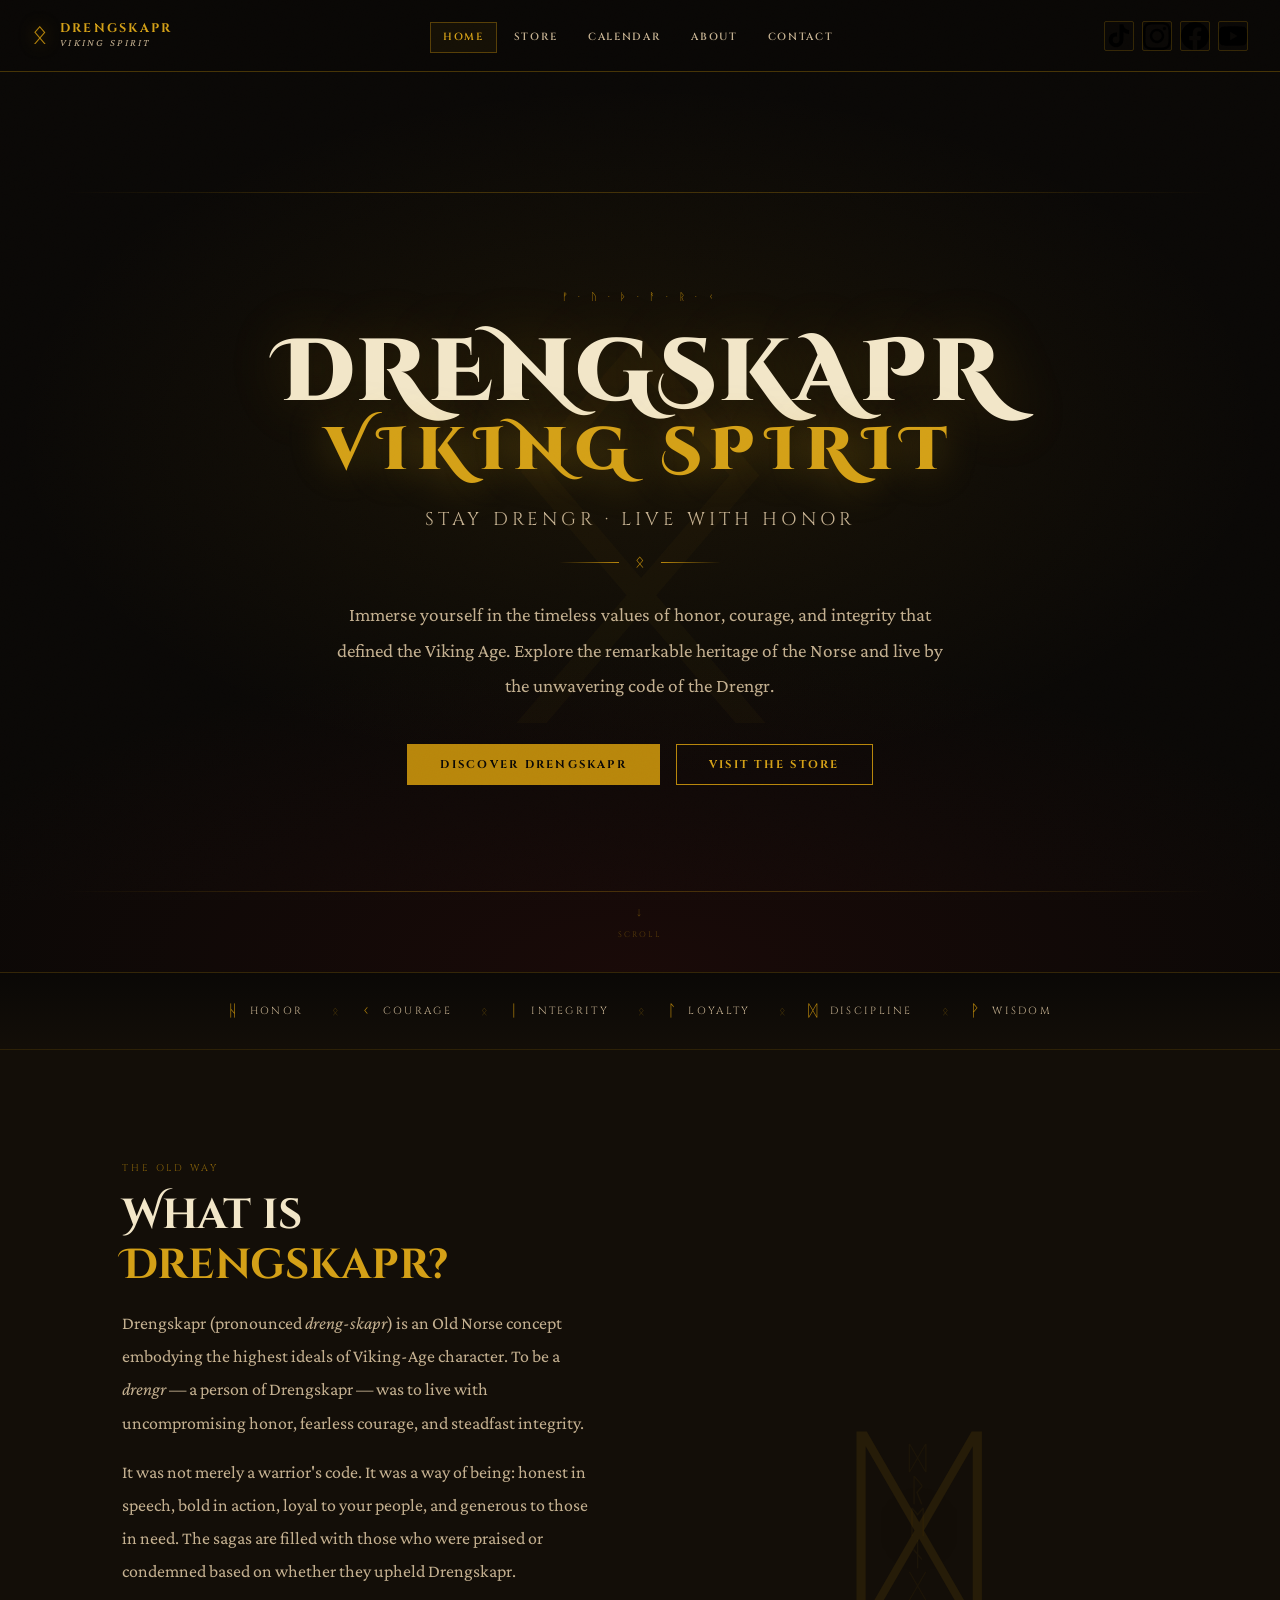
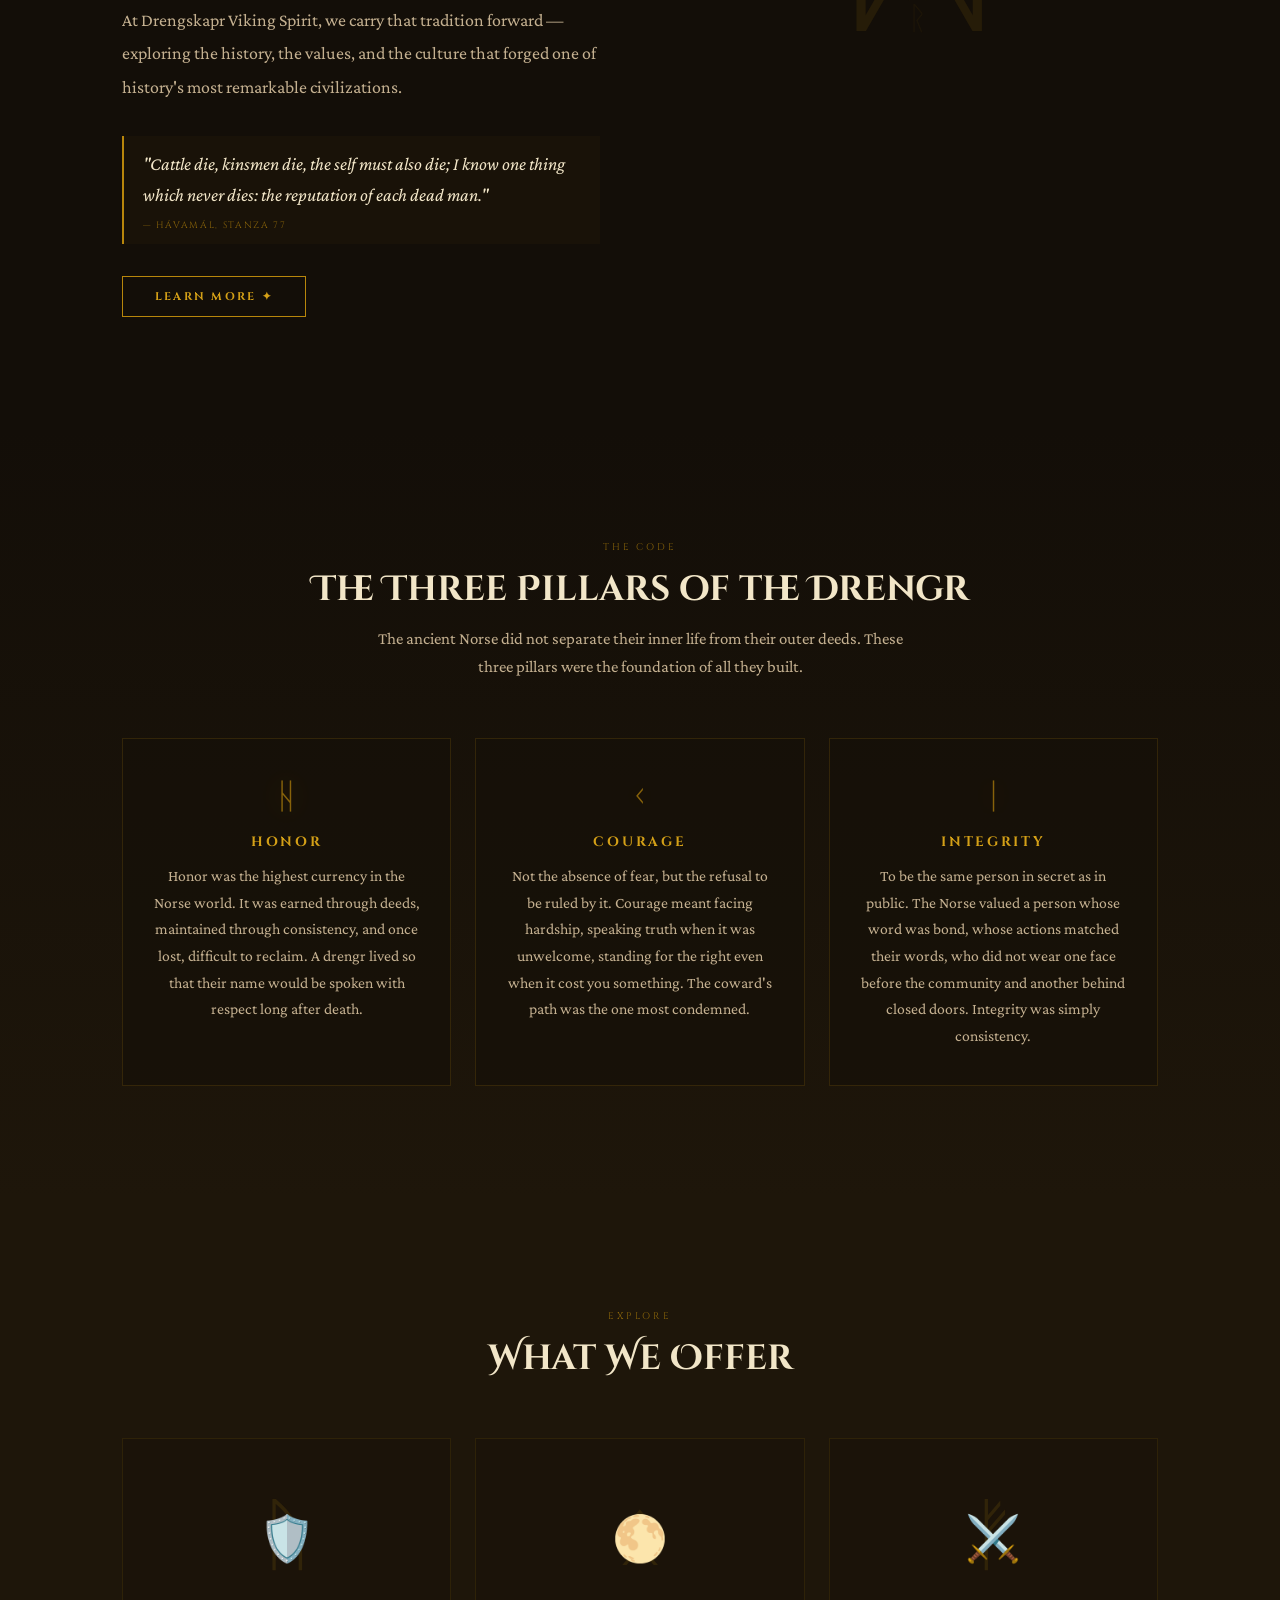
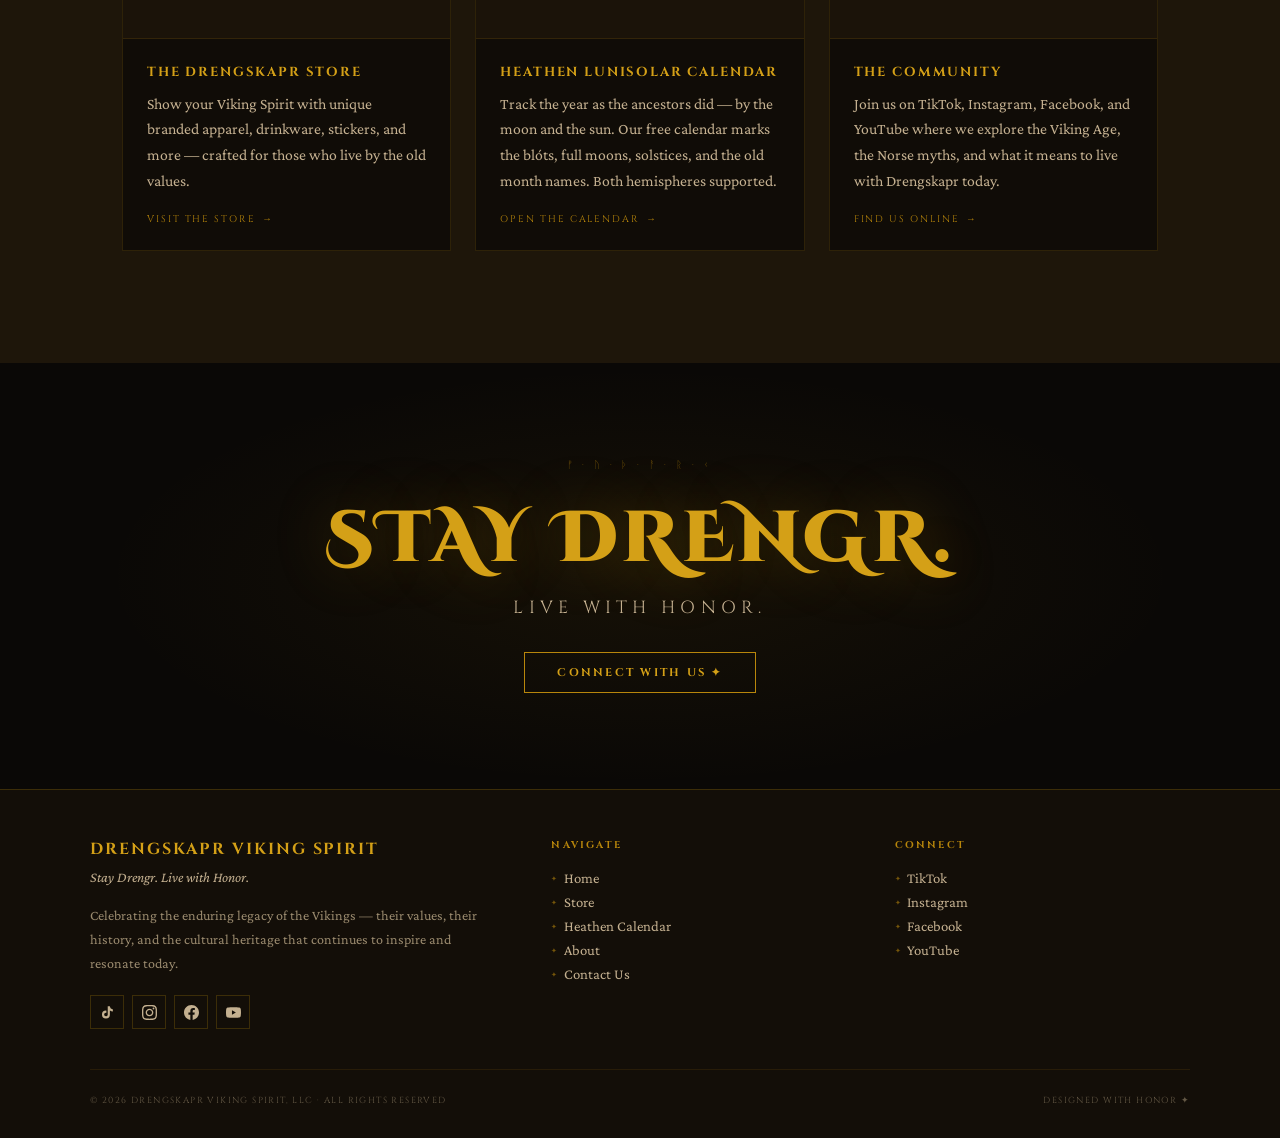
<file: index.html>
<!DOCTYPE html>
<html lang="en">
<head>
  <meta charset="UTF-8">
  <meta name="viewport" content="width=device-width, initial-scale=1.0">
  <meta name="description" content="Drengskapr Viking Spirit — Immerse yourself in the timeless values of honor, courage, and integrity that defined the Viking Age.">
  <meta property="og:title" content="Drengskapr Viking Spirit">
  <meta property="og:description" content="Honor. Courage. Integrity. Live with the unwavering strength of a true Viking.">
  <meta property="og:type" content="website">
  <title>Drengskapr Viking Spirit</title>
  <link rel="stylesheet" href="assets/style.css">
  <style>
    /* ── HERO ── */
    .hero {
      position: relative;
      min-height: 100vh;
      display: flex; align-items: center; justify-content: center;
      overflow: hidden;
      background: var(--black);
    }

    /* Layered radial atmosphere */
    .hero::before {
      content: '';
      position: absolute; inset: 0;
      background:
        radial-gradient(ellipse 70% 55% at 50% 40%, rgba(184,134,11,.09) 0%, transparent 70%),
        radial-gradient(ellipse 100% 60% at 50% 100%, rgba(139,26,26,.12) 0%, transparent 60%);
      pointer-events: none;
    }

    /* Large background rune */
    .hero-bg-rune {
      position: absolute;
      font-family: 'Cinzel', serif;
      font-size: min(55vw, 560px);
      color: rgba(184,134,11,.035);
      line-height: 1;
      top: 50%; left: 50%;
      transform: translate(-50%, -48%);
      pointer-events: none;
      user-select: none;
      animation: rune-breathe 8s ease-in-out infinite;
    }
    @keyframes rune-breathe {
      0%, 100% { opacity: .7; transform: translate(-50%,-48%) scale(1); }
      50% { opacity: 1; transform: translate(-50%,-48%) scale(1.02); }
    }

    /* Horizontal rule lines */
    .hero-rule-top, .hero-rule-bottom {
      position: absolute; left: 0; right: 0; height: 1px;
      background: linear-gradient(90deg, transparent 5%, rgba(184,134,11,.3) 30%, rgba(184,134,11,.3) 70%, transparent 95%);
    }
    .hero-rule-top { top: 120px; }
    .hero-rule-bottom { bottom: 80px; }

    .hero-content {
      position: relative; z-index: 2;
      text-align: center;
      padding: 6rem 2rem 4rem;
      max-width: 820px;
    }

    .hero-eyebrow {
      font-family: 'Cinzel', serif;
      font-size: .6rem;
      letter-spacing: .45em;
      text-transform: uppercase;
      color: var(--gold);
      opacity: .75;
      margin-bottom: 1.5rem;
      animation: fade-down .9s ease both;
    }

    .hero-title {
      font-family: 'Cinzel Decorative', serif;
      font-weight: 900;
      font-size: clamp(2.4rem, 7vw, 5.5rem);
      color: var(--cream);
      line-height: 1.05;
      letter-spacing: .04em;
      text-transform: uppercase;
      margin-bottom: .5rem;
      text-shadow: 0 0 60px rgba(184,134,11,.2);
      animation: fade-down .9s .1s ease both;
    }

    .hero-title span {
      display: block;
      color: var(--gold-bright);
      font-size: .68em;
      letter-spacing: .15em;
      text-shadow: 0 0 40px rgba(212,160,23,.4);
    }

    .hero-tagline {
      font-family: 'Cinzel', serif;
      font-size: clamp(.85rem, 2vw, 1.15rem);
      letter-spacing: .22em;
      text-transform: uppercase;
      color: var(--stone-light);
      margin: 1.5rem 0 .75rem;
      animation: fade-down .9s .2s ease both;
    }

    .hero-divider {
      display: flex; align-items: center; justify-content: center; gap: 1rem;
      margin: 1.2rem auto 1.5rem;
      animation: fade-down .9s .25s ease both;
    }
    .hero-divider-line {
      width: 60px; height: 1px;
      background: linear-gradient(90deg, transparent, var(--gold));
    }
    .hero-divider-line.right { background: linear-gradient(90deg, var(--gold), transparent); }
    .hero-divider-rune { font-family: 'Cinzel', serif; font-size: 1rem; color: var(--gold); }

    .hero-body {
      font-family: 'Crimson Pro', serif;
      font-size: clamp(1rem, 2vw, 1.2rem);
      color: var(--stone-light);
      line-height: 1.85;
      max-width: 620px;
      margin: 0 auto 2.5rem;
      animation: fade-down .9s .3s ease both;
    }

    .hero-ctas {
      display: flex; gap: 1rem; flex-wrap: wrap; justify-content: center;
      animation: fade-down .9s .4s ease both;
    }

    .hero-scroll {
      position: absolute; bottom: 2rem; left: 50%; transform: translateX(-50%);
      display: flex; flex-direction: column; align-items: center; gap: .5rem;
      font-family: 'Cinzel', serif; font-size: .5rem; letter-spacing: .25em;
      color: var(--gold); opacity: .4; text-transform: uppercase;
      animation: scroll-bounce 2.5s ease-in-out infinite;
    }
    .hero-scroll-arrow { font-size: .8rem; }
    @keyframes scroll-bounce {
      0%, 100% { transform: translateX(-50%) translateY(0); }
      50% { transform: translateX(-50%) translateY(6px); }
    }

    @keyframes fade-down {
      from { opacity: 0; transform: translateY(-20px); }
      to { opacity: 1; transform: translateY(0); }
    }

    /* ── VALUES BAND ── */
    .values-band {
      background: linear-gradient(180deg, var(--black) 0%, var(--ink) 100%);
      border-top: 1px solid rgba(184,134,11,.2);
      border-bottom: 1px solid rgba(184,134,11,.2);
      padding: 1.2rem 0;
    }
    .values-inner {
      max-width: 1100px; margin: 0 auto; padding: 0 2rem;
      display: flex; align-items: center; justify-content: center;
      gap: 0; flex-wrap: wrap;
    }
    .value-item {
      display: flex; align-items: center; gap: .6rem;
      padding: .5rem 1.8rem;
      font-family: 'Cinzel', serif;
      font-size: .65rem;
      letter-spacing: .22em;
      text-transform: uppercase;
      color: var(--stone-light);
      position: relative;
    }
    .value-item + .value-item::before {
      content: 'ᛟ';
      position: absolute; left: 0;
      color: rgba(184,134,11,.35);
      font-size: .7rem;
    }
    .value-rune { color: var(--gold); font-size: 1rem; }

    /* ── WHAT IS DRENGSKAPR ── */
    .about-section {
      padding: 7rem 0;
      background: var(--ink);
    }
    .about-grid {
      display: grid;
      grid-template-columns: 1fr 1fr;
      gap: 5rem;
      align-items: center;
    }
    .about-text-label {
      font-family: 'Cinzel', serif;
      font-size: .6rem;
      letter-spacing: .3em;
      text-transform: uppercase;
      color: var(--gold);
      opacity: .7;
      margin-bottom: 1rem;
    }
    .about-title {
      font-family: 'Cinzel Decorative', serif;
      font-weight: 700;
      font-size: clamp(1.6rem, 3.5vw, 2.6rem);
      color: var(--cream);
      line-height: 1.2;
      margin-bottom: 1rem;
    }
    .about-title em {
      font-style: normal;
      color: var(--gold-bright);
    }
    .about-body {
      font-family: 'Crimson Pro', serif;
      font-size: 1.12rem;
      color: var(--stone-light);
      line-height: 1.85;
    }
    .about-body p + p { margin-top: 1rem; }
    .about-visual {
      position: relative;
      display: flex; align-items: center; justify-content: center;
    }
    .about-rune-display {
      font-family: 'Cinzel', serif;
      font-size: clamp(8rem, 20vw, 14rem);
      color: rgba(184,134,11,.12);
      line-height: 1;
      position: relative;
      filter: drop-shadow(0 0 40px rgba(184,134,11,.08));
    }
    .about-rune-display::after {
      content: 'ᛞ\Aᚱ\Aᛖ\Aᚾ\Aᚷ\Aᚱ';
      white-space: pre;
      position: absolute;
      top: 50%; left: 50%;
      transform: translate(-50%, -50%);
      font-size: 2rem;
      color: rgba(184,134,11,.06);
      letter-spacing: .1em;
    }
    .about-quote-block {
      margin-top: 2rem;
      border-left: 2px solid var(--gold);
      padding: .8rem 1.2rem;
      background: rgba(184,134,11,.04);
    }
    .about-quote {
      font-family: 'Crimson Pro', serif;
      font-size: 1.15rem;
      font-style: italic;
      color: var(--cream);
      line-height: 1.7;
    }
    .about-quote-source {
      font-family: 'Cinzel', serif;
      font-size: .58rem;
      letter-spacing: .18em;
      text-transform: uppercase;
      color: var(--gold);
      margin-top: .5rem;
      opacity: .7;
    }

    /* ── PILLARS ── */
    .pillars-section {
      padding: 7rem 0;
      background: linear-gradient(180deg, var(--ink) 0%, var(--ink-mid) 100%);
    }
    .pillars-header { text-align: center; margin-bottom: 3.5rem; }
    .pillars-title {
      font-family: 'Cinzel Decorative', serif;
      font-weight: 700;
      font-size: clamp(1.5rem, 3vw, 2.2rem);
      color: var(--cream);
      margin: .75rem 0;
    }
    .pillars-sub {
      font-family: 'Crimson Pro', serif;
      font-size: 1.05rem;
      color: var(--stone-light);
      max-width: 540px; margin: .75rem auto 0;
      line-height: 1.7;
    }
    .pillars-grid {
      display: grid;
      grid-template-columns: repeat(3, 1fr);
      gap: 1.5rem;
    }
    .pillar-card {
      background: rgba(20,15,8,.6);
      border: 1px solid rgba(184,134,11,.18);
      padding: 2.2rem 1.8rem;
      text-align: center;
      position: relative;
      overflow: hidden;
      transition: border-color .25s, transform .25s;
    }
    .pillar-card::after {
      content: '';
      position: absolute; bottom: 0; left: 0; right: 0; height: 2px;
      background: linear-gradient(90deg, transparent, var(--gold), transparent);
      opacity: 0; transition: opacity .25s;
    }
    .pillar-card:hover { border-color: rgba(184,134,11,.4); transform: translateY(-3px); }
    .pillar-card:hover::after { opacity: 1; }
    .pillar-rune {
      font-family: 'Cinzel', serif;
      font-size: 2.2rem;
      color: var(--gold);
      opacity: .7;
      display: block;
      margin-bottom: .75rem;
      filter: drop-shadow(0 0 12px rgba(184,134,11,.3));
    }
    .pillar-title {
      font-family: 'Cinzel', serif;
      font-weight: 700;
      font-size: .85rem;
      letter-spacing: .2em;
      text-transform: uppercase;
      color: var(--gold-bright);
      margin-bottom: .75rem;
    }
    .pillar-body {
      font-family: 'Crimson Pro', serif;
      font-size: .98rem;
      color: var(--stone-light);
      line-height: 1.7;
    }

    /* ── CALLOUT CARDS ── */
    .callout-section {
      padding: 7rem 0;
      background: var(--ink-mid);
    }
    .callout-header { text-align: center; margin-bottom: 3.5rem; }
    .callout-header-title {
      font-family: 'Cinzel Decorative', serif;
      font-weight: 700;
      font-size: clamp(1.5rem, 3vw, 2.2rem);
      color: var(--cream);
      margin: .75rem 0;
    }
    .callout-cards {
      display: grid;
      grid-template-columns: repeat(3, 1fr);
      gap: 1.5rem;
    }
    .callout-card {
      background: rgba(10,8,6,.7);
      border: 1px solid rgba(184,134,11,.18);
      display: flex; flex-direction: column;
      overflow: hidden;
      transition: border-color .25s, transform .25s;
      cursor: pointer;
    }
    .callout-card:hover { border-color: rgba(184,134,11,.5); transform: translateY(-3px); }
    .callout-card-img {
      height: 200px;
      background: rgba(30,22,10,.8);
      display: flex; align-items: center; justify-content: center;
      position: relative;
      overflow: hidden;
      border-bottom: 1px solid rgba(184,134,11,.15);
    }
    .callout-card-img-rune {
      font-family: 'Cinzel', serif;
      font-size: 5rem;
      color: rgba(184,134,11,.15);
      position: absolute;
    }
    .callout-card-img-icon {
      font-size: 2.8rem;
      position: relative; z-index: 1;
    }
    .callout-card-body { padding: 1.5rem; flex: 1; display: flex; flex-direction: column; }
    .callout-card-title {
      font-family: 'Cinzel', serif;
      font-weight: 700;
      font-size: .82rem;
      letter-spacing: .14em;
      text-transform: uppercase;
      color: var(--gold-bright);
      margin-bottom: .6rem;
    }
    .callout-card-text {
      font-family: 'Crimson Pro', serif;
      font-size: .98rem;
      color: var(--stone-light);
      line-height: 1.65;
      flex: 1;
      margin-bottom: 1.2rem;
    }
    .callout-card-link {
      font-family: 'Cinzel', serif;
      font-size: .6rem;
      letter-spacing: .2em;
      text-transform: uppercase;
      color: var(--gold);
      text-decoration: none;
      display: flex; align-items: center; gap: .4rem;
      transition: color .2s, gap .2s;
    }
    .callout-card-link:hover { color: var(--gold-light); gap: .7rem; }
    .callout-card-link::after { content: '→'; }

    /* ── STAY DRENGR BAND ── */
    .drengr-band {
      padding: 6rem 0;
      background: var(--black);
      text-align: center;
      position: relative;
      overflow: hidden;
    }
    .drengr-band::before {
      content: '';
      position: absolute; inset: 0;
      background: radial-gradient(ellipse 60% 70% at 50% 50%, rgba(184,134,11,.07) 0%, transparent 70%);
      pointer-events: none;
    }
    .drengr-band-rune {
      font-family: 'Cinzel', serif;
      font-size: .6rem;
      letter-spacing: .4em;
      color: var(--gold); opacity: .5;
      text-transform: uppercase;
      margin-bottom: 1.2rem;
    }
    .drengr-band-title {
      font-family: 'Cinzel Decorative', serif;
      font-weight: 900;
      font-size: clamp(2rem, 6vw, 4.5rem);
      color: var(--gold-bright);
      text-transform: uppercase;
      letter-spacing: .06em;
      text-shadow: 0 0 60px rgba(184,134,11,.3);
      margin-bottom: .5rem;
    }
    .drengr-band-sub {
      font-family: 'Cinzel', serif;
      font-size: clamp(.85rem, 2vw, 1.1rem);
      letter-spacing: .3em;
      text-transform: uppercase;
      color: var(--stone-light);
      margin-bottom: 2rem;
    }

    /* ── RESPONSIVE ── */
    @media (max-width: 900px) {
      .about-grid { grid-template-columns: 1fr; gap: 3rem; }
      .about-visual { display: none; }
      .pillars-grid { grid-template-columns: 1fr 1fr; }
      .callout-cards { grid-template-columns: 1fr 1fr; }
    }
    @media (max-width: 600px) {
      .about-section, .pillars-section, .callout-section, .drengr-band { padding: 4rem 0; }
      .pillars-grid { grid-template-columns: 1fr; }
      .callout-cards { grid-template-columns: 1fr; }
      .value-item { padding: .5rem 1rem; font-size: .55rem; }
    }
  </style>
</head>
<body>

<!-- ═══════════ NAV ═══════════ -->
<nav id="site-nav">
  <a href="index.html" class="nav-logo">
    <span class="nav-logo-rune">ᛟ</span>
    <div class="nav-logo-text">
      <span class="nav-logo-title">Drengskapr</span>
      <span class="nav-logo-sub">Viking Spirit</span>
    </div>
  </a>

  <ul class="nav-links">
    <li><a href="index.html" class="active">Home</a></li>
    <li><a href="store.html">Store</a></li>
    <li><a href="calendar.html">Calendar</a></li>
    <li><a href="about.html">About</a></li>
    <li><a href="contact.html">Contact</a></li>
  </ul>

  <div class="nav-social">
    <a href="https://www.tiktok.com/@drengskaprvikingspirit" target="_blank" rel="noopener" aria-label="TikTok">
      <svg viewBox="0 0 24 24" xmlns="http://www.w3.org/2000/svg"><path d="M19.59 6.69a4.83 4.83 0 01-3.77-4.25V2h-3.45v13.67a2.89 2.89 0 01-2.88 2.5 2.89 2.89 0 01-2.89-2.89 2.89 2.89 0 012.89-2.89c.28 0 .54.04.79.1V9.01a6.27 6.27 0 00-.79-.05 6.34 6.34 0 00-6.34 6.34 6.34 6.34 0 006.34 6.34 6.34 6.34 0 006.33-6.34V8.69a8.17 8.17 0 004.79 1.54V6.79a4.85 4.85 0 01-1.02-.1z"/></svg>
    </a>
    <a href="https://www.instagram.com/drengskaprvikingspirit" target="_blank" rel="noopener" aria-label="Instagram">
      <svg viewBox="0 0 24 24"><path d="M12 2.163c3.204 0 3.584.012 4.85.07 3.252.148 4.771 1.691 4.919 4.919.058 1.265.069 1.645.069 4.849 0 3.205-.012 3.584-.069 4.849-.149 3.225-1.664 4.771-4.919 4.919-1.266.058-1.644.07-4.85.07-3.204 0-3.584-.012-4.849-.07-3.26-.149-4.771-1.699-4.919-4.92-.058-1.265-.07-1.644-.07-4.849 0-3.204.013-3.583.07-4.849.149-3.227 1.664-4.771 4.919-4.919 1.266-.057 1.645-.069 4.849-.069zm0-2.163c-3.259 0-3.667.014-4.947.072-4.358.2-6.78 2.618-6.98 6.98-.059 1.281-.073 1.689-.073 4.948 0 3.259.014 3.668.072 4.948.2 4.358 2.618 6.78 6.98 6.98 1.281.058 1.689.072 4.948.072 3.259 0 3.668-.014 4.948-.072 4.354-.2 6.782-2.618 6.979-6.98.059-1.28.073-1.689.073-4.948 0-3.259-.014-3.667-.072-4.947-.196-4.354-2.617-6.78-6.979-6.98-1.281-.059-1.69-.073-4.949-.073zm0 5.838c-3.403 0-6.162 2.759-6.162 6.162s2.759 6.163 6.162 6.163 6.162-2.759 6.162-6.163c0-3.403-2.759-6.162-6.162-6.162zm0 10.162c-2.209 0-4-1.79-4-4 0-2.209 1.791-4 4-4s4 1.791 4 4c0 2.21-1.791 4-4 4zm6.406-11.845c-.796 0-1.441.645-1.441 1.44s.645 1.44 1.441 1.44c.795 0 1.439-.645 1.439-1.44s-.644-1.44-1.439-1.44z"/></svg>
    </a>
    <a href="https://www.facebook.com/DrengskaprVikingSpirit" target="_blank" rel="noopener" aria-label="Facebook">
      <svg viewBox="0 0 24 24"><path d="M24 12.073c0-6.627-5.373-12-12-12s-12 5.373-12 12c0 5.99 4.388 10.954 10.125 11.854v-8.385H7.078v-3.47h3.047V9.43c0-3.007 1.792-4.669 4.533-4.669 1.312 0 2.686.235 2.686.235v2.953H15.83c-1.491 0-1.956.925-1.956 1.874v2.25h3.328l-.532 3.47h-2.796v8.385C19.612 23.027 24 18.062 24 12.073z"/></svg>
    </a>
    <a href="https://www.youtube.com/channel/UCa0Oi4ZPYbxsdQSifrRPFBw" target="_blank" rel="noopener" aria-label="YouTube">
      <svg viewBox="0 0 24 24"><path d="M23.498 6.186a3.016 3.016 0 00-2.122-2.136C19.505 3.545 12 3.545 12 3.545s-7.505 0-9.377.505A3.017 3.017 0 00.502 6.186C0 8.07 0 12 0 12s0 3.93.502 5.814a3.016 3.016 0 002.122 2.136c1.871.505 9.376.505 9.376.505s7.505 0 9.377-.505a3.015 3.015 0 002.122-2.136C24 15.93 24 12 24 12s0-3.93-.502-5.814zM9.545 15.568V8.432L15.818 12l-6.273 3.568z"/></svg>
    </a>
  </div>

  <button class="nav-hamburger" id="nav-hamburger" aria-label="Toggle menu">
    <span></span><span></span><span></span>
  </button>
</nav>

<!-- Mobile nav -->
<div class="nav-mobile" id="nav-mobile">
  <a href="index.html" class="active">Home</a>
  <a href="store.html">Store</a>
  <a href="calendar.html">Calendar</a>
  <a href="about.html">About</a>
  <a href="contact.html">Contact</a>
</div>

<main class="page-content">

  <!-- ═══════════ HERO ═══════════ -->
  <section class="hero">
    <div class="hero-bg-rune">ᛟ</div>
    <div class="hero-rule-top"></div>
    <div class="hero-rule-bottom"></div>
    <div class="hero-content">
      <p class="hero-eyebrow">ᚠ · ᚢ · ᚦ · ᚨ · ᚱ · ᚲ</p>
      <h1 class="hero-title">
        Drengskapr
        <span>Viking Spirit</span>
      </h1>
      <p class="hero-tagline">Stay Drengr · Live with Honor</p>
      <div class="hero-divider">
        <div class="hero-divider-line"></div>
        <span class="hero-divider-rune">ᛟ</span>
        <div class="hero-divider-line right"></div>
      </div>
      <p class="hero-body">Immerse yourself in the timeless values of honor, courage, and integrity that defined the Viking Age. Explore the remarkable heritage of the Norse and live by the unwavering code of the Drengr.</p>
      <div class="hero-ctas">
        <a href="about.html" class="btn btn-solid">Discover Drengskapr</a>
        <a href="store.html" class="btn">Visit the Store</a>
      </div>
    </div>
    <div class="hero-scroll">
      <span class="hero-scroll-arrow">↓</span>
      <span>Scroll</span>
    </div>
  </section>

  <!-- ═══════════ VALUES BAND ═══════════ -->
  <div class="values-band">
    <div class="values-inner">
      <div class="value-item"><span class="value-rune">ᚺ</span> Honor</div>
      <div class="value-item"><span class="value-rune">ᚲ</span> Courage</div>
      <div class="value-item"><span class="value-rune">ᛁ</span> Integrity</div>
      <div class="value-item"><span class="value-rune">ᛚ</span> Loyalty</div>
      <div class="value-item"><span class="value-rune">ᛞ</span> Discipline</div>
      <div class="value-item"><span class="value-rune">ᚹ</span> Wisdom</div>
    </div>
  </div>

  <!-- ═══════════ WHAT IS DRENGSKAPR ═══════════ -->
  <section class="about-section">
    <div class="container">
      <div class="about-grid">
        <div class="reveal">
          <p class="about-text-label">The Old Way</p>
          <h2 class="about-title">What is<br><em>Drengskapr?</em></h2>
          <div class="about-body">
            <p>Drengskapr (pronounced <em>dreng-skapr</em>) is an Old Norse concept embodying the highest ideals of Viking-Age character. To be a <em>drengr</em> — a person of Drengskapr — was to live with uncompromising honor, fearless courage, and steadfast integrity.</p>
            <p>It was not merely a warrior's code. It was a way of being: honest in speech, bold in action, loyal to your people, and generous to those in need. The sagas are filled with those who were praised or condemned based on whether they upheld Drengskapr.</p>
            <p>At Drengskapr Viking Spirit, we carry that tradition forward — exploring the history, the values, and the culture that forged one of history's most remarkable civilizations.</p>
          </div>
          <div class="about-quote-block mt-2">
            <p class="about-quote">"Cattle die, kinsmen die, the self must also die; I know one thing which never dies: the reputation of each dead man."</p>
            <p class="about-quote-source">— Hávamál, Stanza 77</p>
          </div>
          <div class="mt-2">
            <a href="about.html" class="btn">Learn More ✦</a>
          </div>
        </div>
        <div class="about-visual reveal reveal-delay-2">
          <div class="about-rune-display">ᛞ</div>
        </div>
      </div>
    </div>
  </section>

  <!-- ═══════════ THREE PILLARS ═══════════ -->
  <section class="pillars-section">
    <div class="container">
      <div class="pillars-header reveal">
        <p class="section-label">The Code</p>
        <h2 class="pillars-title">The Three Pillars of the Drengr</h2>
        <p class="pillars-sub">The ancient Norse did not separate their inner life from their outer deeds. These three pillars were the foundation of all they built.</p>
      </div>
      <div class="pillars-grid">
        <div class="pillar-card reveal reveal-delay-1">
          <span class="pillar-rune">ᚺ</span>
          <h3 class="pillar-title">Honor</h3>
          <p class="pillar-body">Honor was the highest currency in the Norse world. It was earned through deeds, maintained through consistency, and once lost, difficult to reclaim. A drengr lived so that their name would be spoken with respect long after death.</p>
        </div>
        <div class="pillar-card reveal reveal-delay-2">
          <span class="pillar-rune">ᚲ</span>
          <h3 class="pillar-title">Courage</h3>
          <p class="pillar-body">Not the absence of fear, but the refusal to be ruled by it. Courage meant facing hardship, speaking truth when it was unwelcome, standing for the right even when it cost you something. The coward's path was the one most condemned.</p>
        </div>
        <div class="pillar-card reveal reveal-delay-3">
          <span class="pillar-rune">ᛁ</span>
          <h3 class="pillar-title">Integrity</h3>
          <p class="pillar-body">To be the same person in secret as in public. The Norse valued a person whose word was bond, whose actions matched their words, who did not wear one face before the community and another behind closed doors. Integrity was simply consistency.</p>
        </div>
      </div>
    </div>
  </section>

  <!-- ═══════════ CALLOUT CARDS ═══════════ -->
  <section class="callout-section">
    <div class="container">
      <div class="callout-header reveal">
        <p class="section-label">Explore</p>
        <h2 class="callout-header-title">What We Offer</h2>
      </div>
      <div class="callout-cards">

        <div class="callout-card reveal reveal-delay-1">
          <div class="callout-card-img">
            <span class="callout-card-img-rune">ᚢ</span>
            <span class="callout-card-img-icon">🛡️</span>
          </div>
          <div class="callout-card-body">
            <h3 class="callout-card-title">The Drengskapr Store</h3>
            <p class="callout-card-text">Show your Viking Spirit with unique branded apparel, drinkware, stickers, and more — crafted for those who live by the old values.</p>
            <a href="store.html" class="callout-card-link">Visit the Store</a>
          </div>
        </div>

        <div class="callout-card reveal reveal-delay-2">
          <div class="callout-card-img">
            <span class="callout-card-img-rune">ᛟ</span>
            <span class="callout-card-img-icon">🌕</span>
          </div>
          <div class="callout-card-body">
            <h3 class="callout-card-title">Heathen Lunisolar Calendar</h3>
            <p class="callout-card-text">Track the year as the ancestors did — by the moon and the sun. Our free calendar marks the blóts, full moons, solstices, and the old month names. Both hemispheres supported.</p>
            <a href="calendar.html" class="callout-card-link">Open the Calendar</a>
          </div>
        </div>

        <div class="callout-card reveal reveal-delay-3">
          <div class="callout-card-img">
            <span class="callout-card-img-rune">ᚠ</span>
            <span class="callout-card-img-icon">⚔️</span>
          </div>
          <div class="callout-card-body">
            <h3 class="callout-card-title">The Community</h3>
            <p class="callout-card-text">Join us on TikTok, Instagram, Facebook, and YouTube where we explore the Viking Age, the Norse myths, and what it means to live with Drengskapr today.</p>
            <a href="https://www.tiktok.com/@drengskaprvikingspirit" target="_blank" rel="noopener" class="callout-card-link">Find Us Online</a>
          </div>
        </div>

      </div>
    </div>
  </section>

  <!-- ═══════════ STAY DRENGR ═══════════ -->
  <section class="drengr-band">
    <div class="container">
      <p class="drengr-band-rune">ᚠ · ᚢ · ᚦ · ᚨ · ᚱ · ᚲ</p>
      <h2 class="drengr-band-title reveal">Stay Drengr.</h2>
      <p class="drengr-band-sub reveal reveal-delay-1">Live with Honor.</p>
      <div class="reveal reveal-delay-2">
        <a href="contact.html" class="btn">Connect With Us ✦</a>
      </div>
    </div>
  </section>

</main>

<!-- ═══════════ FOOTER ═══════════ -->
<footer id="site-footer">
  <div class="footer-inner">
    <div>
      <p class="footer-brand-name">Drengskapr Viking Spirit</p>
      <p class="footer-brand-tagline">Stay Drengr. Live with Honor.</p>
      <p class="footer-brand-body">Celebrating the enduring legacy of the Vikings — their values, their history, and the cultural heritage that continues to inspire and resonate today.</p>
      <div class="footer-social">
        <a href="https://www.tiktok.com/@drengskaprvikingspirit" target="_blank" rel="noopener" aria-label="TikTok">
          <svg viewBox="0 0 24 24"><path d="M19.59 6.69a4.83 4.83 0 01-3.77-4.25V2h-3.45v13.67a2.89 2.89 0 01-2.88 2.5 2.89 2.89 0 01-2.89-2.89 2.89 2.89 0 012.89-2.89c.28 0 .54.04.79.1V9.01a6.27 6.27 0 00-.79-.05 6.34 6.34 0 00-6.34 6.34 6.34 6.34 0 006.34 6.34 6.34 6.34 0 006.33-6.34V8.69a8.17 8.17 0 004.79 1.54V6.79a4.85 4.85 0 01-1.02-.1z"/></svg>
        </a>
        <a href="https://www.instagram.com/drengskaprvikingspirit" target="_blank" rel="noopener" aria-label="Instagram">
          <svg viewBox="0 0 24 24"><path d="M12 2.163c3.204 0 3.584.012 4.85.07 3.252.148 4.771 1.691 4.919 4.919.058 1.265.069 1.645.069 4.849 0 3.205-.012 3.584-.069 4.849-.149 3.225-1.664 4.771-4.919 4.919-1.266.058-1.644.07-4.85.07-3.204 0-3.584-.012-4.849-.07-3.26-.149-4.771-1.699-4.919-4.92-.058-1.265-.07-1.644-.07-4.849 0-3.204.013-3.583.07-4.849.149-3.227 1.664-4.771 4.919-4.919 1.266-.057 1.645-.069 4.849-.069zm0-2.163c-3.259 0-3.667.014-4.947.072-4.358.2-6.78 2.618-6.98 6.98-.059 1.281-.073 1.689-.073 4.948 0 3.259.014 3.668.072 4.948.2 4.358 2.618 6.78 6.98 6.98 1.281.058 1.689.072 4.948.072 3.259 0 3.668-.014 4.948-.072 4.354-.2 6.782-2.618 6.979-6.98.059-1.28.073-1.689.073-4.948 0-3.259-.014-3.667-.072-4.947-.196-4.354-2.617-6.78-6.979-6.98-1.281-.059-1.69-.073-4.949-.073zm0 5.838c-3.403 0-6.162 2.759-6.162 6.162s2.759 6.163 6.162 6.163 6.162-2.759 6.162-6.163c0-3.403-2.759-6.162-6.162-6.162zm0 10.162c-2.209 0-4-1.79-4-4 0-2.209 1.791-4 4-4s4 1.791 4 4c0 2.21-1.791 4-4 4zm6.406-11.845c-.796 0-1.441.645-1.441 1.44s.645 1.44 1.441 1.44c.795 0 1.439-.645 1.439-1.44s-.644-1.44-1.439-1.44z"/></svg>
        </a>
        <a href="https://www.facebook.com/DrengskaprVikingSpirit" target="_blank" rel="noopener" aria-label="Facebook">
          <svg viewBox="0 0 24 24"><path d="M24 12.073c0-6.627-5.373-12-12-12s-12 5.373-12 12c0 5.99 4.388 10.954 10.125 11.854v-8.385H7.078v-3.47h3.047V9.43c0-3.007 1.792-4.669 4.533-4.669 1.312 0 2.686.235 2.686.235v2.953H15.83c-1.491 0-1.956.925-1.956 1.874v2.25h3.328l-.532 3.47h-2.796v8.385C19.612 23.027 24 18.062 24 12.073z"/></svg>
        </a>
        <a href="https://www.youtube.com/channel/UCa0Oi4ZPYbxsdQSifrRPFBw" target="_blank" rel="noopener" aria-label="YouTube">
          <svg viewBox="0 0 24 24"><path d="M23.498 6.186a3.016 3.016 0 00-2.122-2.136C19.505 3.545 12 3.545 12 3.545s-7.505 0-9.377.505A3.017 3.017 0 00.502 6.186C0 8.07 0 12 0 12s0 3.93.502 5.814a3.016 3.016 0 002.122 2.136c1.871.505 9.376.505 9.376.505s7.505 0 9.377-.505a3.015 3.015 0 002.122-2.136C24 15.93 24 12 24 12s0-3.93-.502-5.814zM9.545 15.568V8.432L15.818 12l-6.273 3.568z"/></svg>
        </a>
      </div>
    </div>
    <div>
      <p class="footer-col-title">Navigate</p>
      <ul class="footer-links">
        <li><a href="index.html">Home</a></li>
        <li><a href="store.html">Store</a></li>
        <li><a href="calendar.html">Heathen Calendar</a></li>
        <li><a href="about.html">About</a></li>
        <li><a href="contact.html">Contact Us</a></li>
      </ul>
    </div>
    <div>
      <p class="footer-col-title">Connect</p>
      <ul class="footer-links">
        <li><a href="https://www.tiktok.com/@drengskaprvikingspirit" target="_blank" rel="noopener">TikTok</a></li>
        <li><a href="https://www.instagram.com/drengskaprvikingspirit" target="_blank" rel="noopener">Instagram</a></li>
        <li><a href="https://www.facebook.com/DrengskaprVikingSpirit" target="_blank" rel="noopener">Facebook</a></li>
        <li><a href="https://www.youtube.com/channel/UCa0Oi4ZPYbxsdQSifrRPFBw" target="_blank" rel="noopener">YouTube</a></li>
      </ul>
    </div>
  </div>
  <div class="footer-bottom">
    <p class="footer-copy">&copy; <span id="footer-year"></span> Drengskapr Viking Spirit, LLC · All Rights Reserved</p>
    <p class="footer-copy">Designed with Honor ✦</p>
  </div>
</footer>

<script src="assets/main.js"></script>
</body>
</html>
</file>
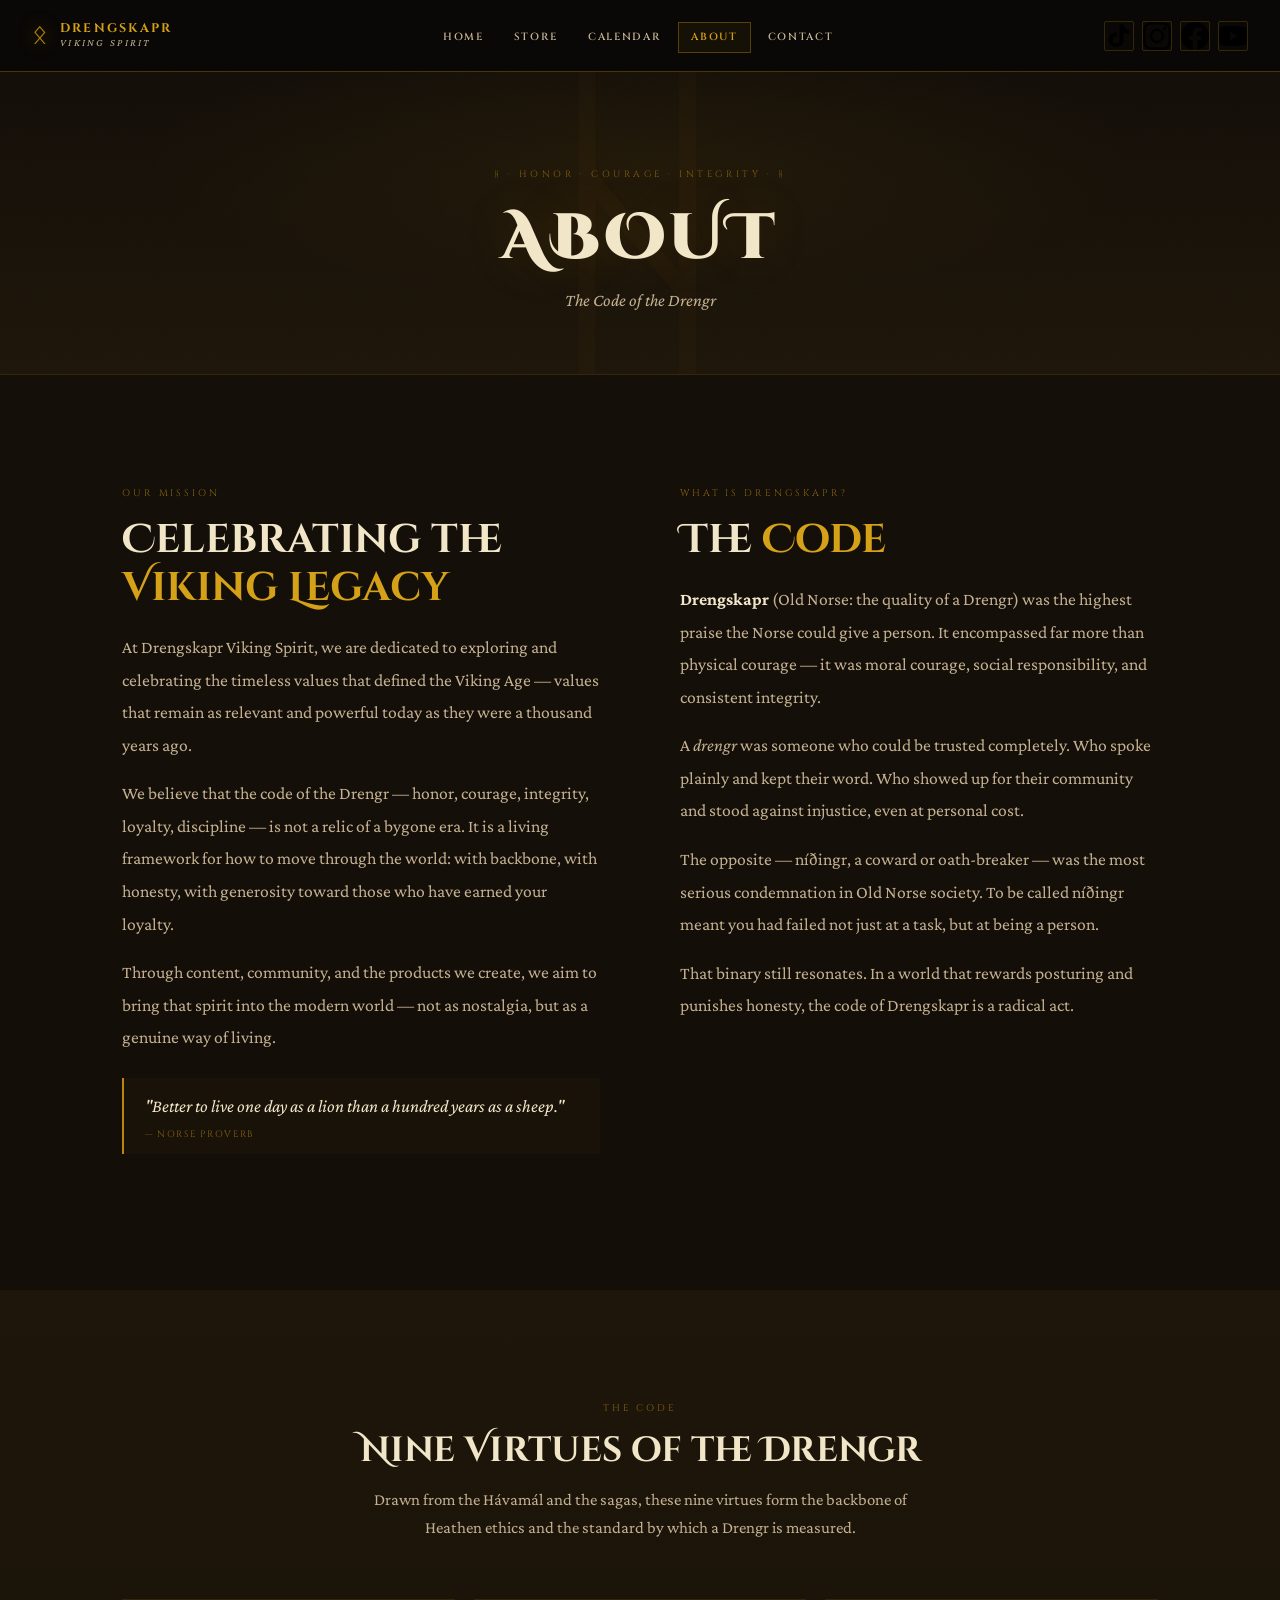
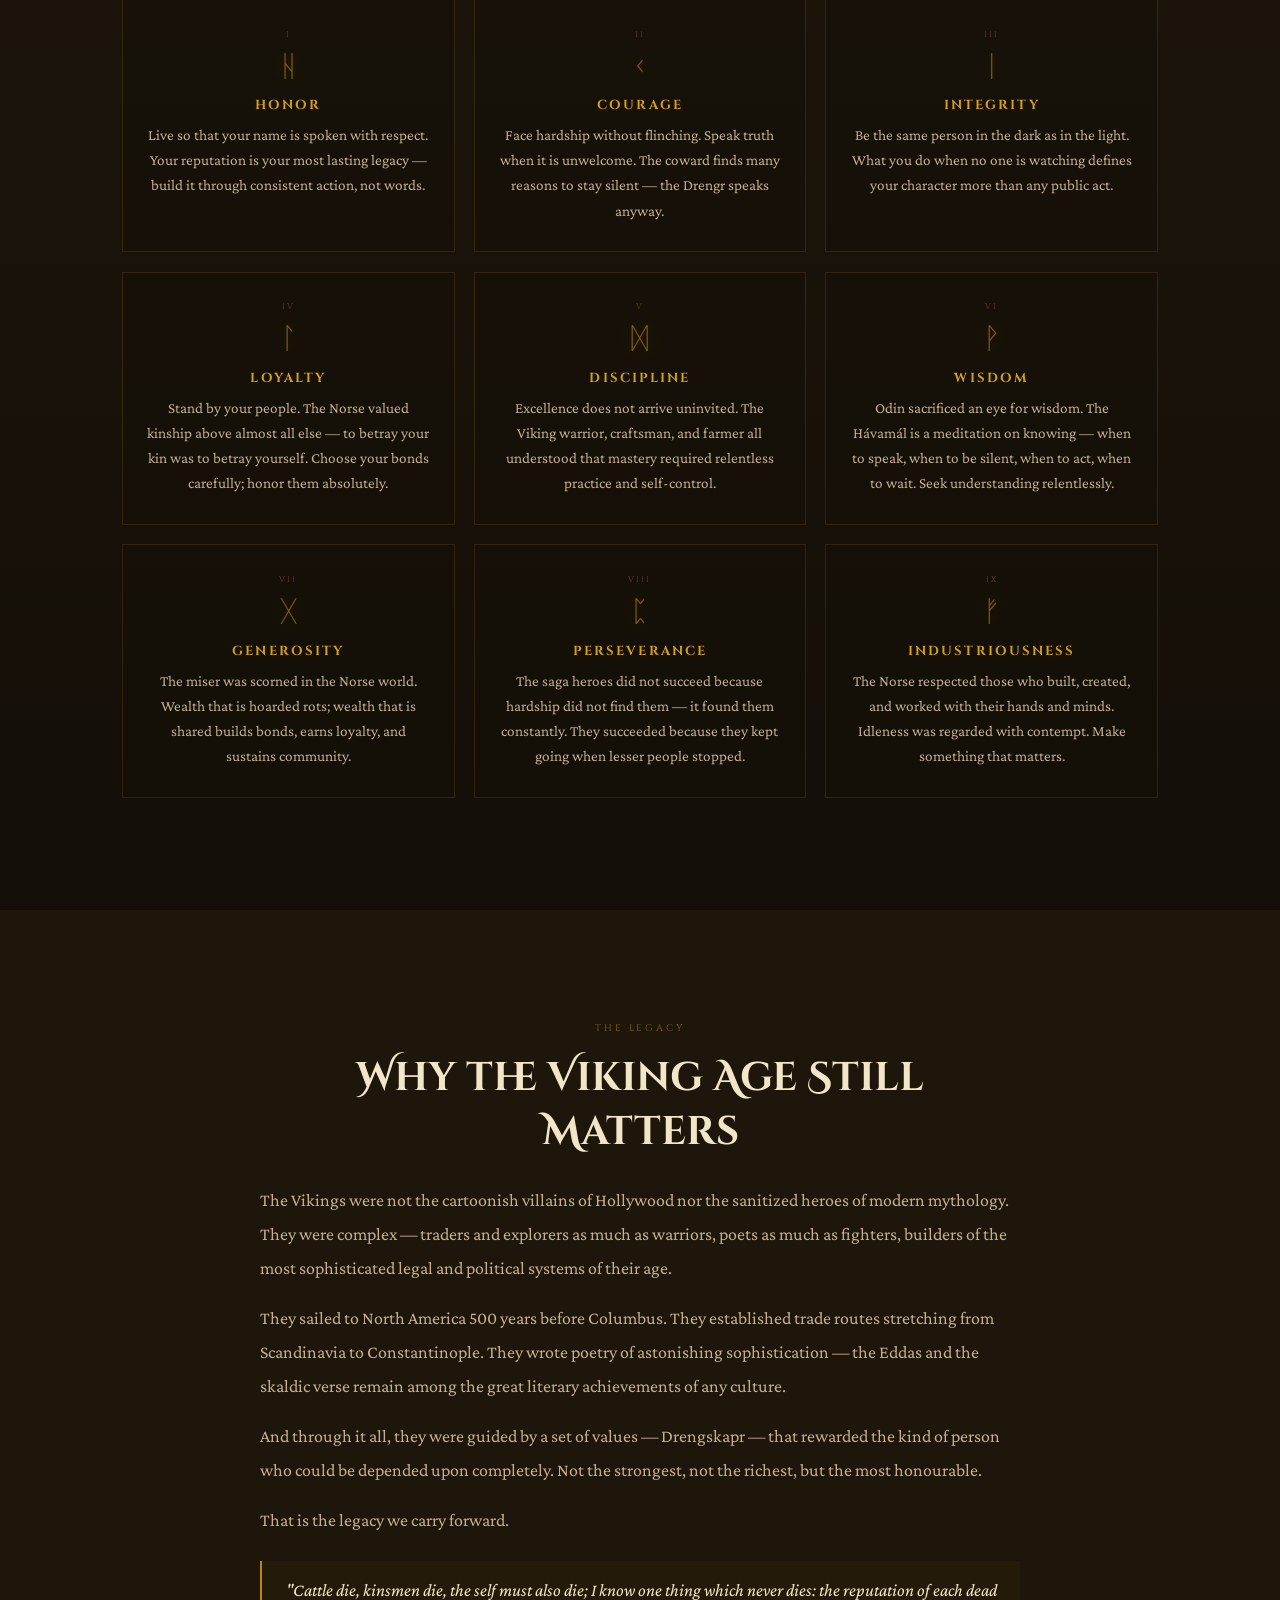
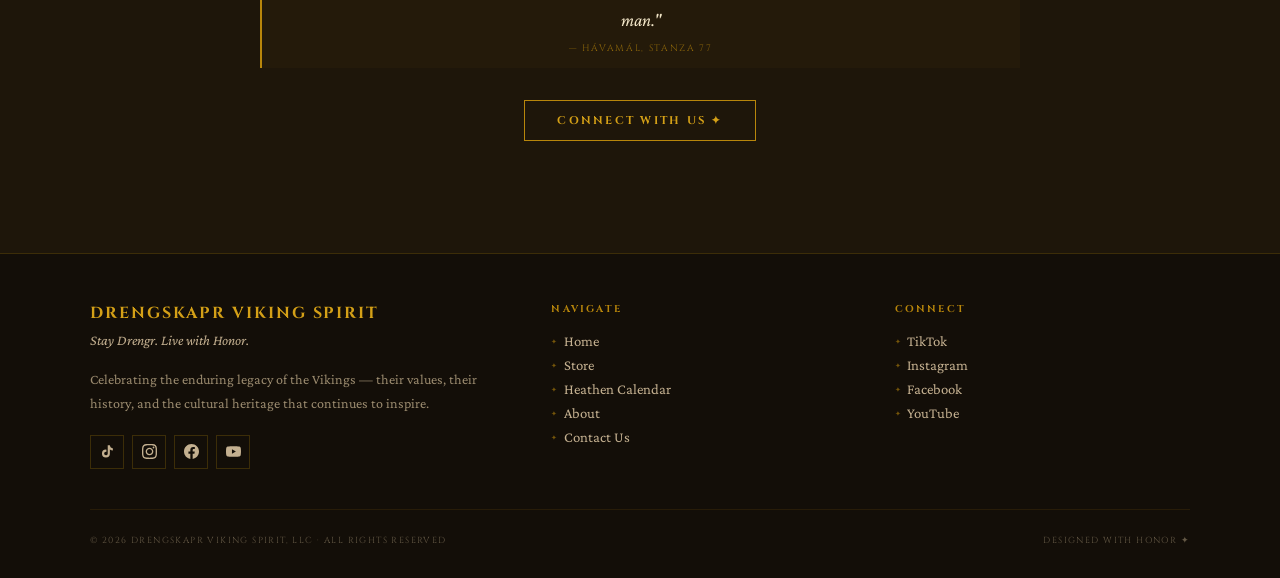
<file: about.html>
<!DOCTYPE html>
<html lang="en">
<head>
  <meta charset="UTF-8">
  <meta name="viewport" content="width=device-width, initial-scale=1.0">
  <meta name="description" content="About Drengskapr Viking Spirit — The Viking Age ideal of honor, courage, and integrity. Learn about our mission and the code of the Drengr.">
  <title>About — Drengskapr Viking Spirit</title>
  <link rel="stylesheet" href="assets/style.css">
  <style>
    .page-hero {
      padding: 6rem 0 4rem; text-align: center;
      background: linear-gradient(180deg, var(--ink) 0%, var(--ink-mid) 100%);
      border-bottom: 1px solid rgba(184,134,11,.2);
      overflow: hidden; position: relative;
    }
    .page-hero::before {
      content:''; position:absolute; inset:0;
      background:radial-gradient(ellipse 60% 70% at 50% 30%, rgba(184,134,11,.07) 0%, transparent 65%);
      pointer-events:none;
    }
    .page-hero-bg {
      position:absolute; font-family:'Cinzel',serif;
      font-size:min(45vw,420px); color:rgba(184,134,11,.03);
      top:50%; left:50%; transform:translate(-50%,-48%);
      pointer-events:none; line-height:1;
    }
    .page-eyebrow {
      font-family:'Cinzel',serif; font-size:.58rem;
      letter-spacing:.38em; text-transform:uppercase;
      color:var(--gold); opacity:.65; margin-bottom:1rem;
    }
    .page-title {
      font-family:'Cinzel Decorative',serif; font-weight:900;
      font-size:clamp(2rem,6vw,4rem); color:var(--cream);
      letter-spacing:.06em; text-transform:uppercase;
      text-shadow:0 0 50px rgba(184,134,11,.15); margin-bottom:.5rem;
    }
    .page-sub { font-family:'Crimson Pro',serif; font-style:italic; font-size:1.1rem; color:var(--stone-light); margin-top:.4rem; }

    /* ── MISSION ── */
    .mission-section { padding: 7rem 0; background: var(--ink); }
    .mission-grid { display:grid; grid-template-columns:1fr 1fr; gap:5rem; align-items:start; }
    .mission-label { font-family:'Cinzel',serif; font-size:.6rem; letter-spacing:.3em; text-transform:uppercase; color:var(--gold); opacity:.7; margin-bottom:1rem; }
    .mission-title { font-family:'Cinzel Decorative',serif; font-weight:700; font-size:clamp(1.6rem,3.5vw,2.5rem); color:var(--cream); line-height:1.2; margin-bottom:1.2rem; }
    .mission-title em { font-style:normal; color:var(--gold-bright); }
    .mission-body { font-family:'Crimson Pro',serif; font-size:1.1rem; color:var(--stone-light); line-height:1.85; }
    .mission-body p + p { margin-top:1rem; }
    .quote-block { border-left:2px solid var(--gold); padding:.85rem 1.3rem; background:rgba(184,134,11,.04); margin:1.5rem 0; }
    .quote-text { font-family:'Crimson Pro',serif; font-size:1.12rem; font-style:italic; color:var(--cream); line-height:1.7; }
    .quote-source { font-family:'Cinzel',serif; font-size:.58rem; letter-spacing:.18em; text-transform:uppercase; color:var(--gold); margin-top:.4rem; opacity:.7; }

    /* ── NINE NOBLE VIRTUES ── */
    .virtues-section { padding:7rem 0; background:linear-gradient(180deg,var(--ink-mid) 0%,var(--ink) 100%); }
    .virtues-header { text-align:center; margin-bottom:3.5rem; }
    .virtues-title { font-family:'Cinzel Decorative',serif; font-weight:700; font-size:clamp(1.5rem,3vw,2.2rem); color:var(--cream); margin:.75rem 0; }
    .virtues-sub { font-family:'Crimson Pro',serif; font-size:1.05rem; color:var(--stone-light); max-width:560px; margin:.75rem auto 0; line-height:1.7; }
    .virtues-grid { display:grid; grid-template-columns:repeat(3,1fr); gap:1.2rem; }
    .virtue-card {
      background:rgba(20,15,8,.6); border:1px solid rgba(184,134,11,.18);
      padding:1.8rem 1.5rem; text-align:center; position:relative; overflow:hidden;
      transition:border-color .25s, transform .25s;
    }
    .virtue-card:hover { border-color:rgba(184,134,11,.4); transform:translateY(-2px); }
    .virtue-num { font-family:'Cinzel',serif; font-size:.5rem; letter-spacing:.25em; text-transform:uppercase; color:var(--gold); opacity:.5; margin-bottom:.5rem; }
    .virtue-rune { font-family:'Cinzel',serif; font-size:1.8rem; color:var(--gold); opacity:.65; display:block; margin-bottom:.6rem; filter:drop-shadow(0 0 8px rgba(184,134,11,.3)); }
    .virtue-name { font-family:'Cinzel',serif; font-weight:700; font-size:.82rem; letter-spacing:.16em; text-transform:uppercase; color:var(--gold-bright); margin-bottom:.5rem; }
    .virtue-body { font-family:'Crimson Pro',serif; font-size:.95rem; color:var(--stone-light); line-height:1.65; }

    /* ── LEGACY ── */
    .legacy-section { padding:7rem 0; background:var(--ink-mid); }
    .legacy-content { max-width:760px; margin:0 auto; text-align:center; }
    .legacy-title { font-family:'Cinzel Decorative',serif; font-weight:700; font-size:clamp(1.5rem,3.5vw,2.5rem); color:var(--cream); margin:1rem 0; }
    .legacy-body { font-family:'Crimson Pro',serif; font-size:1.12rem; color:var(--stone-light); line-height:1.9; }
    .legacy-body p + p { margin-top:1rem; }

    /* ── TIMELINE ── */
    .timeline-section { padding:7rem 0; background:var(--ink); }
    .timeline-title-wrap { text-align:center; margin-bottom:3.5rem; }
    .timeline-title { font-family:'Cinzel Decorative',serif; font-weight:700; font-size:clamp(1.4rem,3vw,2rem); color:var(--cream); margin:.75rem 0; }
    .timeline { position:relative; max-width:700px; margin:0 auto; }
    .timeline::before { content:''; position:absolute; left:50%; top:0; bottom:0; width:1px; background:linear-gradient(180deg,transparent,rgba(184,134,11,.4),rgba(184,134,11,.4),transparent); transform:translateX(-50%); }
    .timeline-item { display:grid; grid-template-columns:1fr 40px 1fr; gap:0; align-items:start; margin-bottom:3rem; }
    .timeline-item:nth-child(even) .ti-content { grid-column:1; text-align:right; }
    .timeline-item:nth-child(even) .ti-empty { grid-column:3; }
    .ti-content { padding:.75rem 1.5rem; }
    .ti-dot { width:40px; display:flex; align-items:flex-start; justify-content:center; padding-top:.55rem; }
    .ti-dot-inner { width:12px; height:12px; background:var(--gold); border-radius:50%; box-shadow:0 0 12px rgba(184,134,11,.5); flex-shrink:0; }
    .ti-era { font-family:'Cinzel',serif; font-size:.55rem; letter-spacing:.22em; text-transform:uppercase; color:var(--gold); opacity:.65; margin-bottom:.3rem; }
    .ti-title { font-family:'Cinzel',serif; font-weight:700; font-size:.85rem; letter-spacing:.1em; text-transform:uppercase; color:var(--cream); margin-bottom:.4rem; }
    .ti-body { font-family:'Crimson Pro',serif; font-size:.95rem; color:var(--stone-light); line-height:1.65; }
    .ti-empty {}

    @media(max-width:900px) {
      .mission-grid { grid-template-columns:1fr; gap:3rem; }
      .virtues-grid { grid-template-columns:1fr 1fr; }
      .timeline::before { left:20px; }
      .timeline-item { grid-template-columns:40px 1fr; }
      .timeline-item:nth-child(even) .ti-content { grid-column:2; text-align:left; }
      .ti-empty { display:none; }
    }
    @media(max-width:600px) {
      .mission-section,.virtues-section,.legacy-section,.timeline-section { padding:4rem 0; }
      .virtues-grid { grid-template-columns:1fr; }
    }
  </style>
</head>
<body>

<nav id="site-nav">
  <a href="index.html" class="nav-logo">
    <span class="nav-logo-rune">ᛟ</span>
    <div class="nav-logo-text">
      <span class="nav-logo-title">Drengskapr</span>
      <span class="nav-logo-sub">Viking Spirit</span>
    </div>
  </a>
  <ul class="nav-links">
    <li><a href="index.html">Home</a></li>
    <li><a href="store.html">Store</a></li>
    <li><a href="calendar.html">Calendar</a></li>
    <li><a href="about.html" class="active">About</a></li>
    <li><a href="contact.html">Contact</a></li>
  </ul>
  <div class="nav-social">
    <a href="https://www.tiktok.com/@drengskaprvikingspirit" target="_blank" rel="noopener" aria-label="TikTok"><svg viewBox="0 0 24 24"><path d="M19.59 6.69a4.83 4.83 0 01-3.77-4.25V2h-3.45v13.67a2.89 2.89 0 01-2.88 2.5 2.89 2.89 0 01-2.89-2.89 2.89 2.89 0 012.89-2.89c.28 0 .54.04.79.1V9.01a6.27 6.27 0 00-.79-.05 6.34 6.34 0 00-6.34 6.34 6.34 6.34 0 006.34 6.34 6.34 6.34 0 006.33-6.34V8.69a8.17 8.17 0 004.79 1.54V6.79a4.85 4.85 0 01-1.02-.1z"/></svg></a>
    <a href="https://www.instagram.com/drengskaprvikingspirit" target="_blank" rel="noopener" aria-label="Instagram"><svg viewBox="0 0 24 24"><path d="M12 2.163c3.204 0 3.584.012 4.85.07 3.252.148 4.771 1.691 4.919 4.919.058 1.265.069 1.645.069 4.849 0 3.205-.012 3.584-.069 4.849-.149 3.225-1.664 4.771-4.919 4.919-1.266.058-1.644.07-4.85.07-3.204 0-3.584-.012-4.849-.07-3.26-.149-4.771-1.699-4.919-4.92-.058-1.265-.07-1.644-.07-4.849 0-3.204.013-3.583.07-4.849.149-3.227 1.664-4.771 4.919-4.919 1.266-.057 1.645-.069 4.849-.069zm0-2.163c-3.259 0-3.667.014-4.947.072-4.358.2-6.78 2.618-6.98 6.98-.059 1.281-.073 1.689-.073 4.948 0 3.259.014 3.668.072 4.948.2 4.358 2.618 6.78 6.98 6.98 1.281.058 1.689.072 4.948.072 3.259 0 3.668-.014 4.948-.072 4.354-.2 6.782-2.618 6.979-6.98.059-1.28.073-1.689.073-4.948 0-3.259-.014-3.667-.072-4.947-.196-4.354-2.617-6.78-6.979-6.98-1.281-.059-1.69-.073-4.949-.073zm0 5.838c-3.403 0-6.162 2.759-6.162 6.162s2.759 6.163 6.162 6.163 6.162-2.759 6.162-6.163c0-3.403-2.759-6.162-6.162-6.162zm0 10.162c-2.209 0-4-1.79-4-4 0-2.209 1.791-4 4-4s4 1.791 4 4c0 2.21-1.791 4-4 4zm6.406-11.845c-.796 0-1.441.645-1.441 1.44s.645 1.44 1.441 1.44c.795 0 1.439-.645 1.439-1.44s-.644-1.44-1.439-1.44z"/></svg></a>
    <a href="https://www.facebook.com/DrengskaprVikingSpirit" target="_blank" rel="noopener" aria-label="Facebook"><svg viewBox="0 0 24 24"><path d="M24 12.073c0-6.627-5.373-12-12-12s-12 5.373-12 12c0 5.99 4.388 10.954 10.125 11.854v-8.385H7.078v-3.47h3.047V9.43c0-3.007 1.792-4.669 4.533-4.669 1.312 0 2.686.235 2.686.235v2.953H15.83c-1.491 0-1.956.925-1.956 1.874v2.25h3.328l-.532 3.47h-2.796v8.385C19.612 23.027 24 18.062 24 12.073z"/></svg></a>
    <a href="https://www.youtube.com/channel/UCa0Oi4ZPYbxsdQSifrRPFBw" target="_blank" rel="noopener" aria-label="YouTube"><svg viewBox="0 0 24 24"><path d="M23.498 6.186a3.016 3.016 0 00-2.122-2.136C19.505 3.545 12 3.545 12 3.545s-7.505 0-9.377.505A3.017 3.017 0 00.502 6.186C0 8.07 0 12 0 12s0 3.93.502 5.814a3.016 3.016 0 002.122 2.136c1.871.505 9.376.505 9.376.505s7.505 0 9.377-.505a3.015 3.015 0 002.122-2.136C24 15.93 24 12 24 12s0-3.93-.502-5.814zM9.545 15.568V8.432L15.818 12l-6.273 3.568z"/></svg></a>
  </div>
  <button class="nav-hamburger" id="nav-hamburger" aria-label="Toggle menu"><span></span><span></span><span></span></button>
</nav>
<div class="nav-mobile" id="nav-mobile">
  <a href="index.html">Home</a><a href="store.html">Store</a><a href="calendar.html">Calendar</a><a href="about.html" class="active">About</a><a href="contact.html">Contact</a>
</div>

<main class="page-content">

  <section class="page-hero">
    <div class="page-hero-bg">ᚺ</div>
    <div class="container" style="position:relative;z-index:2">
      <p class="page-eyebrow">ᚺ · Honor · Courage · Integrity · ᚺ</p>
      <h1 class="page-title">About</h1>
      <p class="page-sub">The Code of the Drengr</p>
    </div>
  </section>

  <!-- MISSION -->
  <section class="mission-section">
    <div class="container">
      <div class="mission-grid">
        <div class="reveal">
          <p class="mission-label">Our Mission</p>
          <h2 class="mission-title">Celebrating the<br><em>Viking Legacy</em></h2>
          <div class="mission-body">
            <p>At Drengskapr Viking Spirit, we are dedicated to exploring and celebrating the timeless values that defined the Viking Age — values that remain as relevant and powerful today as they were a thousand years ago.</p>
            <p>We believe that the code of the Drengr — honor, courage, integrity, loyalty, discipline — is not a relic of a bygone era. It is a living framework for how to move through the world: with backbone, with honesty, with generosity toward those who have earned your loyalty.</p>
            <p>Through content, community, and the products we create, we aim to bring that spirit into the modern world — not as nostalgia, but as a genuine way of living.</p>
          </div>
          <div class="quote-block mt-2">
            <p class="quote-text">"Better to live one day as a lion than a hundred years as a sheep."</p>
            <p class="quote-source">— Norse Proverb</p>
          </div>
        </div>
        <div class="reveal reveal-delay-2">
          <p class="mission-label">What is Drengskapr?</p>
          <h2 class="mission-title">The <em>Code</em></h2>
          <div class="mission-body">
            <p><strong style="color:var(--cream)">Drengskapr</strong> (Old Norse: the quality of a Drengr) was the highest praise the Norse could give a person. It encompassed far more than physical courage — it was moral courage, social responsibility, and consistent integrity.</p>
            <p>A <em>drengr</em> was someone who could be trusted completely. Who spoke plainly and kept their word. Who showed up for their community and stood against injustice, even at personal cost.</p>
            <p>The opposite — níðingr, a coward or oath-breaker — was the most serious condemnation in Old Norse society. To be called níðingr meant you had failed not just at a task, but at being a person.</p>
            <p>That binary still resonates. In a world that rewards posturing and punishes honesty, the code of Drengskapr is a radical act.</p>
          </div>
        </div>
      </div>
    </div>
  </section>

  <!-- NINE NOBLE VIRTUES -->
  <section class="virtues-section">
    <div class="container">
      <div class="virtues-header reveal">
        <p class="section-label">The Code</p>
        <h2 class="virtues-title">Nine Virtues of the Drengr</h2>
        <p class="virtues-sub">Drawn from the Hávamál and the sagas, these nine virtues form the backbone of Heathen ethics and the standard by which a Drengr is measured.</p>
      </div>
      <div class="virtues-grid">
        <div class="virtue-card reveal reveal-delay-1">
          <p class="virtue-num">I</p>
          <span class="virtue-rune">ᚺ</span>
          <h3 class="virtue-name">Honor</h3>
          <p class="virtue-body">Live so that your name is spoken with respect. Your reputation is your most lasting legacy — build it through consistent action, not words.</p>
        </div>
        <div class="virtue-card reveal reveal-delay-2">
          <p class="virtue-num">II</p>
          <span class="virtue-rune">ᚲ</span>
          <h3 class="virtue-name">Courage</h3>
          <p class="virtue-body">Face hardship without flinching. Speak truth when it is unwelcome. The coward finds many reasons to stay silent — the Drengr speaks anyway.</p>
        </div>
        <div class="virtue-card reveal reveal-delay-3">
          <p class="virtue-num">III</p>
          <span class="virtue-rune">ᛁ</span>
          <h3 class="virtue-name">Integrity</h3>
          <p class="virtue-body">Be the same person in the dark as in the light. What you do when no one is watching defines your character more than any public act.</p>
        </div>
        <div class="virtue-card reveal reveal-delay-1">
          <p class="virtue-num">IV</p>
          <span class="virtue-rune">ᛚ</span>
          <h3 class="virtue-name">Loyalty</h3>
          <p class="virtue-body">Stand by your people. The Norse valued kinship above almost all else — to betray your kin was to betray yourself. Choose your bonds carefully; honor them absolutely.</p>
        </div>
        <div class="virtue-card reveal reveal-delay-2">
          <p class="virtue-num">V</p>
          <span class="virtue-rune">ᛞ</span>
          <h3 class="virtue-name">Discipline</h3>
          <p class="virtue-body">Excellence does not arrive uninvited. The Viking warrior, craftsman, and farmer all understood that mastery required relentless practice and self-control.</p>
        </div>
        <div class="virtue-card reveal reveal-delay-3">
          <p class="virtue-num">VI</p>
          <span class="virtue-rune">ᚹ</span>
          <h3 class="virtue-name">Wisdom</h3>
          <p class="virtue-body">Odin sacrificed an eye for wisdom. The Hávamál is a meditation on knowing — when to speak, when to be silent, when to act, when to wait. Seek understanding relentlessly.</p>
        </div>
        <div class="virtue-card reveal reveal-delay-1">
          <p class="virtue-num">VII</p>
          <span class="virtue-rune">ᚷ</span>
          <h3 class="virtue-name">Generosity</h3>
          <p class="virtue-body">The miser was scorned in the Norse world. Wealth that is hoarded rots; wealth that is shared builds bonds, earns loyalty, and sustains community.</p>
        </div>
        <div class="virtue-card reveal reveal-delay-2">
          <p class="virtue-num">VIII</p>
          <span class="virtue-rune">ᛈ</span>
          <h3 class="virtue-name">Perseverance</h3>
          <p class="virtue-body">The saga heroes did not succeed because hardship did not find them — it found them constantly. They succeeded because they kept going when lesser people stopped.</p>
        </div>
        <div class="virtue-card reveal reveal-delay-3">
          <p class="virtue-num">IX</p>
          <span class="virtue-rune">ᚠ</span>
          <h3 class="virtue-name">Industriousness</h3>
          <p class="virtue-body">The Norse respected those who built, created, and worked with their hands and minds. Idleness was regarded with contempt. Make something that matters.</p>
        </div>
      </div>
    </div>
  </section>

  <!-- LEGACY -->
  <section class="legacy-section">
    <div class="container">
      <div class="legacy-content">
        <div class="reveal">
          <p class="section-label">The Legacy</p>
          <h2 class="legacy-title">Why the Viking Age Still Matters</h2>
          <div class="legacy-body" style="text-align:left;margin-top:1.5rem">
            <p>The Vikings were not the cartoonish villains of Hollywood nor the sanitized heroes of modern mythology. They were complex — traders and explorers as much as warriors, poets as much as fighters, builders of the most sophisticated legal and political systems of their age.</p>
            <p>They sailed to North America 500 years before Columbus. They established trade routes stretching from Scandinavia to Constantinople. They wrote poetry of astonishing sophistication — the Eddas and the skaldic verse remain among the great literary achievements of any culture.</p>
            <p>And through it all, they were guided by a set of values — Drengskapr — that rewarded the kind of person who could be depended upon completely. Not the strongest, not the richest, but the most honourable.</p>
            <p>That is the legacy we carry forward.</p>
          </div>
        </div>
        <div class="quote-block mt-3 reveal reveal-delay-1">
          <p class="quote-text">"Cattle die, kinsmen die, the self must also die; I know one thing which never dies: the reputation of each dead man."</p>
          <p class="quote-source">— Hávamál, Stanza 77</p>
        </div>
        <div class="mt-2 reveal reveal-delay-2">
          <a href="contact.html" class="btn">Connect With Us ✦</a>
        </div>
      </div>
    </div>
  </section>

</main>

<footer id="site-footer">
  <div class="footer-inner">
    <div>
      <p class="footer-brand-name">Drengskapr Viking Spirit</p>
      <p class="footer-brand-tagline">Stay Drengr. Live with Honor.</p>
      <p class="footer-brand-body">Celebrating the enduring legacy of the Vikings — their values, their history, and the cultural heritage that continues to inspire.</p>
      <div class="footer-social">
        <a href="https://www.tiktok.com/@drengskaprvikingspirit" target="_blank" rel="noopener" aria-label="TikTok"><svg viewBox="0 0 24 24"><path d="M19.59 6.69a4.83 4.83 0 01-3.77-4.25V2h-3.45v13.67a2.89 2.89 0 01-2.88 2.5 2.89 2.89 0 01-2.89-2.89 2.89 2.89 0 012.89-2.89c.28 0 .54.04.79.1V9.01a6.27 6.27 0 00-.79-.05 6.34 6.34 0 00-6.34 6.34 6.34 6.34 0 006.34 6.34 6.34 6.34 0 006.33-6.34V8.69a8.17 8.17 0 004.79 1.54V6.79a4.85 4.85 0 01-1.02-.1z"/></svg></a>
        <a href="https://www.instagram.com/drengskaprvikingspirit" target="_blank" rel="noopener" aria-label="Instagram"><svg viewBox="0 0 24 24"><path d="M12 2.163c3.204 0 3.584.012 4.85.07 3.252.148 4.771 1.691 4.919 4.919.058 1.265.069 1.645.069 4.849 0 3.205-.012 3.584-.069 4.849-.149 3.225-1.664 4.771-4.919 4.919-1.266.058-1.644.07-4.85.07-3.204 0-3.584-.012-4.849-.07-3.26-.149-4.771-1.699-4.919-4.92-.058-1.265-.07-1.644-.07-4.849 0-3.204.013-3.583.07-4.849.149-3.227 1.664-4.771 4.919-4.919 1.266-.057 1.645-.069 4.849-.069zm0-2.163c-3.259 0-3.667.014-4.947.072-4.358.2-6.78 2.618-6.98 6.98-.059 1.281-.073 1.689-.073 4.948 0 3.259.014 3.668.072 4.948.2 4.358 2.618 6.78 6.98 6.98 1.281.058 1.689.072 4.948.072 3.259 0 3.668-.014 4.948-.072 4.354-.2 6.782-2.618 6.979-6.98.059-1.28.073-1.689.073-4.948 0-3.259-.014-3.667-.072-4.947-.196-4.354-2.617-6.78-6.979-6.98-1.281-.059-1.69-.073-4.949-.073zm0 5.838c-3.403 0-6.162 2.759-6.162 6.162s2.759 6.163 6.162 6.163 6.162-2.759 6.162-6.163c0-3.403-2.759-6.162-6.162-6.162zm0 10.162c-2.209 0-4-1.79-4-4 0-2.209 1.791-4 4-4s4 1.791 4 4c0 2.21-1.791 4-4 4zm6.406-11.845c-.796 0-1.441.645-1.441 1.44s.645 1.44 1.441 1.44c.795 0 1.439-.645 1.439-1.44s-.644-1.44-1.439-1.44z"/></svg></a>
        <a href="https://www.facebook.com/DrengskaprVikingSpirit" target="_blank" rel="noopener" aria-label="Facebook"><svg viewBox="0 0 24 24"><path d="M24 12.073c0-6.627-5.373-12-12-12s-12 5.373-12 12c0 5.99 4.388 10.954 10.125 11.854v-8.385H7.078v-3.47h3.047V9.43c0-3.007 1.792-4.669 4.533-4.669 1.312 0 2.686.235 2.686.235v2.953H15.83c-1.491 0-1.956.925-1.956 1.874v2.25h3.328l-.532 3.47h-2.796v8.385C19.612 23.027 24 18.062 24 12.073z"/></svg></a>
        <a href="https://www.youtube.com/channel/UCa0Oi4ZPYbxsdQSifrRPFBw" target="_blank" rel="noopener" aria-label="YouTube"><svg viewBox="0 0 24 24"><path d="M23.498 6.186a3.016 3.016 0 00-2.122-2.136C19.505 3.545 12 3.545 12 3.545s-7.505 0-9.377.505A3.017 3.017 0 00.502 6.186C0 8.07 0 12 0 12s0 3.93.502 5.814a3.016 3.016 0 002.122 2.136c1.871.505 9.376.505 9.376.505s7.505 0 9.377-.505a3.015 3.015 0 002.122-2.136C24 15.93 24 12 24 12s0-3.93-.502-5.814zM9.545 15.568V8.432L15.818 12l-6.273 3.568z"/></svg></a>
      </div>
    </div>
    <div>
      <p class="footer-col-title">Navigate</p>
      <ul class="footer-links">
        <li><a href="index.html">Home</a></li>
        <li><a href="store.html">Store</a></li>
        <li><a href="calendar.html">Heathen Calendar</a></li>
        <li><a href="about.html">About</a></li>
        <li><a href="contact.html">Contact Us</a></li>
      </ul>
    </div>
    <div>
      <p class="footer-col-title">Connect</p>
      <ul class="footer-links">
        <li><a href="https://www.tiktok.com/@drengskaprvikingspirit" target="_blank" rel="noopener">TikTok</a></li>
        <li><a href="https://www.instagram.com/drengskaprvikingspirit" target="_blank" rel="noopener">Instagram</a></li>
        <li><a href="https://www.facebook.com/DrengskaprVikingSpirit" target="_blank" rel="noopener">Facebook</a></li>
        <li><a href="https://www.youtube.com/channel/UCa0Oi4ZPYbxsdQSifrRPFBw" target="_blank" rel="noopener">YouTube</a></li>
      </ul>
    </div>
  </div>
  <div class="footer-bottom">
    <p class="footer-copy">&copy; <span id="footer-year"></span> Drengskapr Viking Spirit, LLC · All Rights Reserved</p>
    <p class="footer-copy">Designed with Honor ✦</p>
  </div>
</footer>

<script src="assets/main.js"></script>
</body>
</html>
</file>
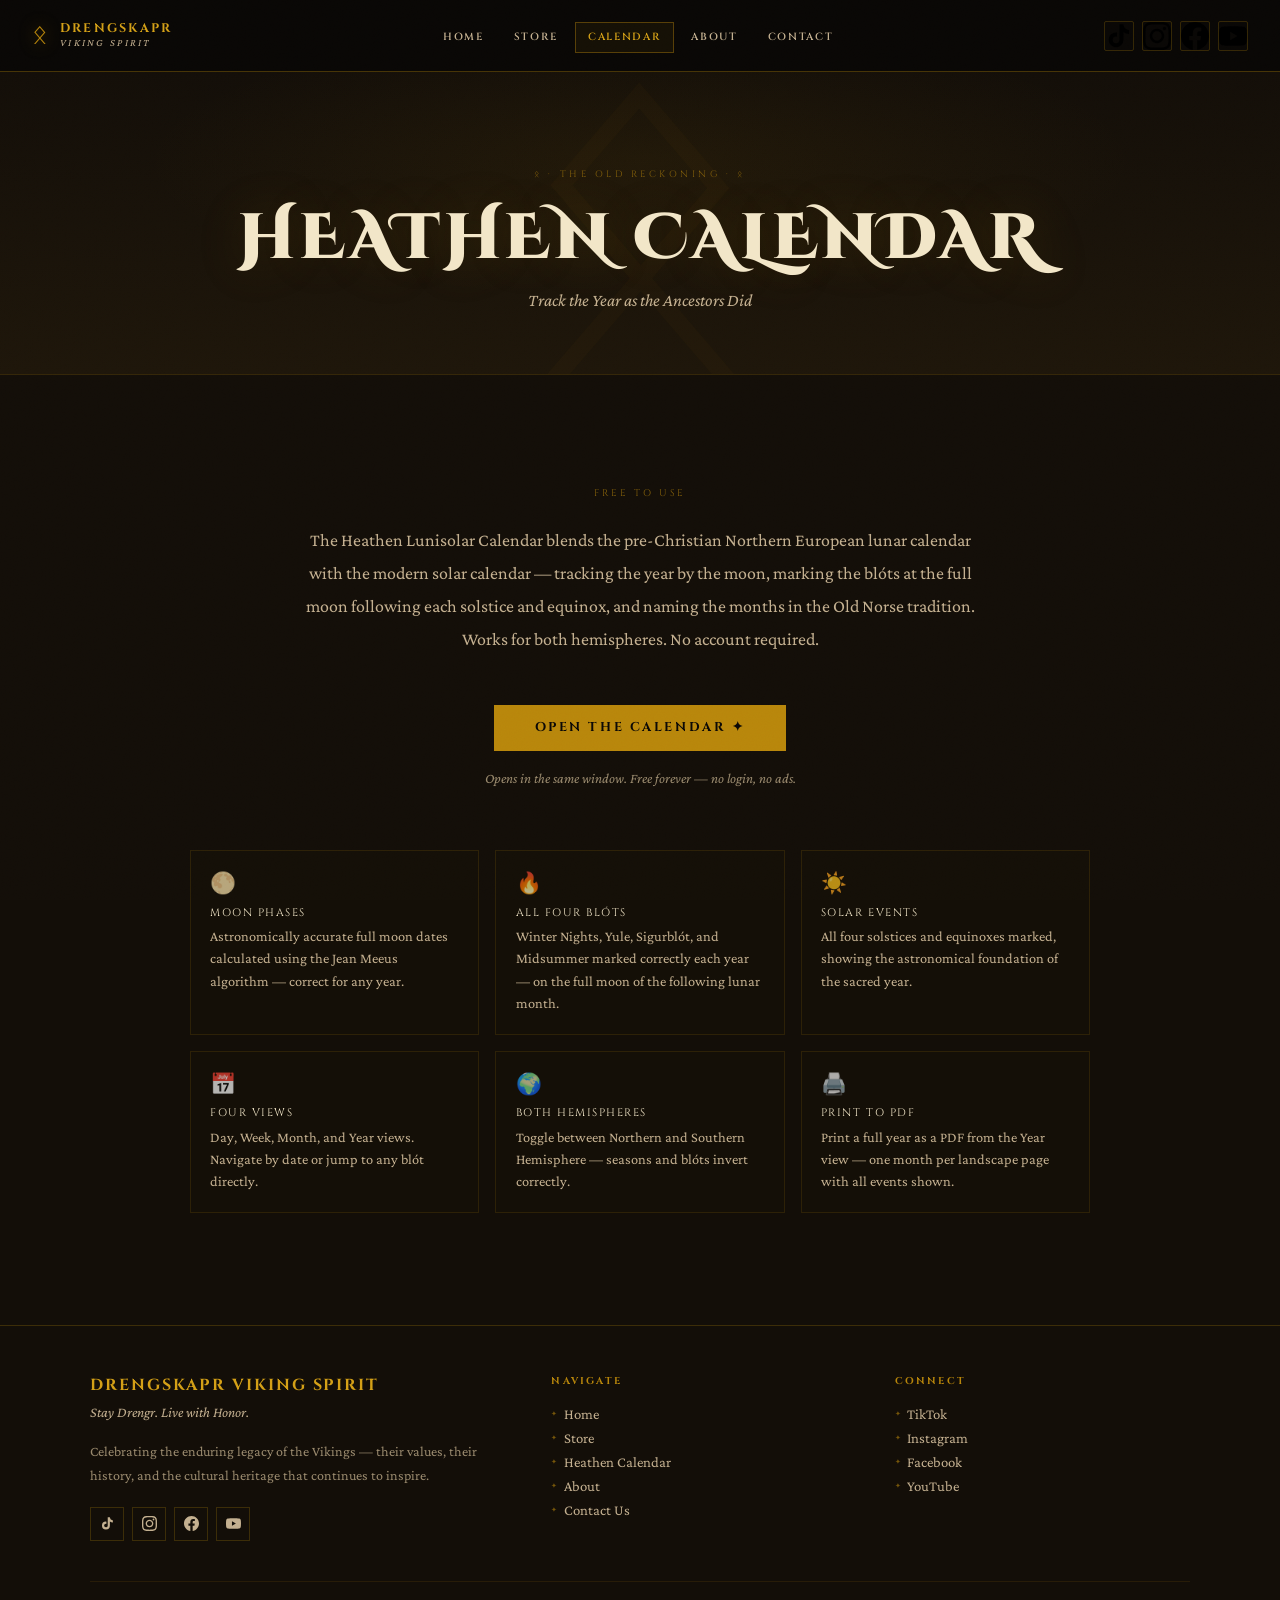
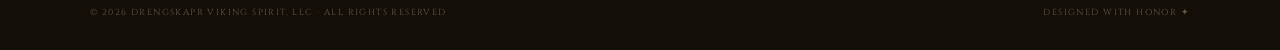
<file: calendar.html>
<!DOCTYPE html>
<html lang="en">
<head>
  <meta charset="UTF-8">
  <meta name="viewport" content="width=device-width, initial-scale=1.0">
  <meta name="description" content="Heathen Lunisolar Calendar — Track the year as the ancestors did. Free browser-based calendar with blóts, full moons, and old Norse month names.">
  <title>Heathen Calendar — Drengskapr Viking Spirit</title>
  <link rel="stylesheet" href="assets/style.css">
  <style>
    .page-hero { padding:6rem 0 4rem; text-align:center; background:linear-gradient(180deg,var(--ink) 0%,var(--ink-mid) 100%); border-bottom:1px solid rgba(184,134,11,.2); overflow:hidden; position:relative; }
    .page-hero::before { content:''; position:absolute; inset:0; background:radial-gradient(ellipse 60% 70% at 50% 30%,rgba(184,134,11,.07) 0%,transparent 65%); pointer-events:none; }
    .page-hero-bg { position:absolute; font-family:'Cinzel',serif; font-size:min(45vw,420px); color:rgba(184,134,11,.03); top:50%; left:50%; transform:translate(-50%,-48%); pointer-events:none; line-height:1; }
    .page-eyebrow { font-family:'Cinzel',serif; font-size:.58rem; letter-spacing:.38em; text-transform:uppercase; color:var(--gold); opacity:.65; margin-bottom:1rem; }
    .page-title { font-family:'Cinzel Decorative',serif; font-weight:900; font-size:clamp(2rem,6vw,4rem); color:var(--cream); letter-spacing:.06em; text-transform:uppercase; text-shadow:0 0 50px rgba(184,134,11,.15); margin-bottom:.5rem; }
    .page-sub { font-family:'Crimson Pro',serif; font-style:italic; font-size:1.1rem; color:var(--stone-light); margin-top:.4rem; }

    .cal-section { padding:7rem 0; background:var(--ink); text-align:center; }
    .cal-inner { max-width:680px; margin:0 auto; }
    .cal-desc { font-family:'Crimson Pro',serif; font-size:1.12rem; color:var(--stone-light); line-height:1.85; margin:1.5rem 0 3rem; }
    .cal-features { display:grid; grid-template-columns:repeat(3,1fr); gap:1rem; margin:3rem 0; text-align:left; }
    .cal-feature { background:rgba(20,15,8,.6); border:1px solid rgba(184,134,11,.15); padding:1.2rem; }
    .cal-feature-rune { font-family:'Cinzel',serif; font-size:1.3rem; color:var(--gold); opacity:.7; display:block; margin-bottom:.4rem; }
    .cal-feature-title { font-family:'Cinzel',serif; font-size:.68rem; letter-spacing:.14em; text-transform:uppercase; color:var(--cream); margin-bottom:.35rem; }
    .cal-feature-body { font-family:'Crimson Pro',serif; font-size:.9rem; color:var(--stone-light); line-height:1.55; }
    .cal-cta { margin-top:2.5rem; }
    .cal-note { font-family:'Crimson Pro',serif; font-style:italic; font-size:.88rem; color:var(--stone); margin-top:1.2rem; }

    @media(max-width:600px){
      .cal-section{padding:4rem 0;}
      .cal-features{grid-template-columns:1fr;}
    }
  </style>
</head>
<body>
<nav id="site-nav">
  <a href="index.html" class="nav-logo"><span class="nav-logo-rune">ᛟ</span><div class="nav-logo-text"><span class="nav-logo-title">Drengskapr</span><span class="nav-logo-sub">Viking Spirit</span></div></a>
  <ul class="nav-links">
    <li><a href="index.html">Home</a></li>
    <li><a href="store.html">Store</a></li>
    <li><a href="calendar.html" class="active">Calendar</a></li>
    <li><a href="about.html">About</a></li>
    <li><a href="contact.html">Contact</a></li>
  </ul>
  <div class="nav-social">
    <a href="https://www.tiktok.com/@drengskaprvikingspirit" target="_blank" rel="noopener" aria-label="TikTok"><svg viewBox="0 0 24 24"><path d="M19.59 6.69a4.83 4.83 0 01-3.77-4.25V2h-3.45v13.67a2.89 2.89 0 01-2.88 2.5 2.89 2.89 0 01-2.89-2.89 2.89 2.89 0 012.89-2.89c.28 0 .54.04.79.1V9.01a6.27 6.27 0 00-.79-.05 6.34 6.34 0 00-6.34 6.34 6.34 6.34 0 006.34 6.34 6.34 6.34 0 006.33-6.34V8.69a8.17 8.17 0 004.79 1.54V6.79a4.85 4.85 0 01-1.02-.1z"/></svg></a>
    <a href="https://www.instagram.com/drengskaprvikingspirit" target="_blank" rel="noopener" aria-label="Instagram"><svg viewBox="0 0 24 24"><path d="M12 2.163c3.204 0 3.584.012 4.85.07 3.252.148 4.771 1.691 4.919 4.919.058 1.265.069 1.645.069 4.849 0 3.205-.012 3.584-.069 4.849-.149 3.225-1.664 4.771-4.919 4.919-1.266.058-1.644.07-4.85.07-3.204 0-3.584-.012-4.849-.07-3.26-.149-4.771-1.699-4.919-4.92-.058-1.265-.07-1.644-.07-4.849 0-3.204.013-3.583.07-4.849.149-3.227 1.664-4.771 4.919-4.919 1.266-.057 1.645-.069 4.849-.069zm0-2.163c-3.259 0-3.667.014-4.947.072-4.358.2-6.78 2.618-6.98 6.98-.059 1.281-.073 1.689-.073 4.948 0 3.259.014 3.668.072 4.948.2 4.358 2.618 6.78 6.98 6.98 1.281.058 1.689.072 4.948.072 3.259 0 3.668-.014 4.948-.072 4.354-.2 6.782-2.618 6.979-6.98.059-1.28.073-1.689.073-4.948 0-3.259-.014-3.667-.072-4.947-.196-4.354-2.617-6.78-6.979-6.98-1.281-.059-1.69-.073-4.949-.073zm0 5.838c-3.403 0-6.162 2.759-6.162 6.162s2.759 6.163 6.162 6.163 6.162-2.759 6.162-6.163c0-3.403-2.759-6.162-6.162-6.162zm0 10.162c-2.209 0-4-1.79-4-4 0-2.209 1.791-4 4-4s4 1.791 4 4c0 2.21-1.791 4-4 4zm6.406-11.845c-.796 0-1.441.645-1.441 1.44s.645 1.44 1.441 1.44c.795 0 1.439-.645 1.439-1.44s-.644-1.44-1.439-1.44z"/></svg></a>
    <a href="https://www.facebook.com/DrengskaprVikingSpirit" target="_blank" rel="noopener" aria-label="Facebook"><svg viewBox="0 0 24 24"><path d="M24 12.073c0-6.627-5.373-12-12-12s-12 5.373-12 12c0 5.99 4.388 10.954 10.125 11.854v-8.385H7.078v-3.47h3.047V9.43c0-3.007 1.792-4.669 4.533-4.669 1.312 0 2.686.235 2.686.235v2.953H15.83c-1.491 0-1.956.925-1.956 1.874v2.25h3.328l-.532 3.47h-2.796v8.385C19.612 23.027 24 18.062 24 12.073z"/></svg></a>
    <a href="https://www.youtube.com/channel/UCa0Oi4ZPYbxsdQSifrRPFBw" target="_blank" rel="noopener" aria-label="YouTube"><svg viewBox="0 0 24 24"><path d="M23.498 6.186a3.016 3.016 0 00-2.122-2.136C19.505 3.545 12 3.545 12 3.545s-7.505 0-9.377.505A3.017 3.017 0 00.502 6.186C0 8.07 0 12 0 12s0 3.93.502 5.814a3.016 3.016 0 002.122 2.136c1.871.505 9.376.505 9.376.505s7.505 0 9.377-.505a3.015 3.015 0 002.122-2.136C24 15.93 24 12 24 12s0-3.93-.502-5.814zM9.545 15.568V8.432L15.818 12l-6.273 3.568z"/></svg></a>
  </div>
  <button class="nav-hamburger" id="nav-hamburger" aria-label="Toggle menu"><span></span><span></span><span></span></button>
</nav>
<div class="nav-mobile" id="nav-mobile">
  <a href="index.html">Home</a><a href="store.html">Store</a><a href="calendar.html" class="active">Calendar</a><a href="about.html">About</a><a href="contact.html">Contact</a>
</div>

<main class="page-content">
  <section class="page-hero">
    <div class="page-hero-bg">ᛟ</div>
    <div class="container" style="position:relative;z-index:2">
      <p class="page-eyebrow">ᛟ · The Old Reckoning · ᛟ</p>
      <h1 class="page-title">Heathen Calendar</h1>
      <p class="page-sub">Track the Year as the Ancestors Did</p>
    </div>
  </section>

  <section class="cal-section">
    <div class="container">
      <div class="cal-inner reveal">
        <p class="section-label">Free to Use</p>
        <p class="cal-desc">The Heathen Lunisolar Calendar blends the pre-Christian Northern European lunar calendar with the modern solar calendar — tracking the year by the moon, marking the blóts at the full moon following each solstice and equinox, and naming the months in the Old Norse tradition. Works for both hemispheres. No account required.</p>
        <div class="cal-cta">
          <a href="heathen-calendar-v1.html" class="btn btn-solid" style="font-size:.8rem;padding:.85rem 2.5rem">Open the Calendar ✦</a>
        </div>
        <p class="cal-note">Opens in the same window. Free forever — no login, no ads.</p>
      </div>

      <div class="cal-features reveal reveal-delay-1" style="max-width:900px;margin:4rem auto 0">
        <div class="cal-feature">
          <span class="cal-feature-rune">🌕</span>
          <p class="cal-feature-title">Moon Phases</p>
          <p class="cal-feature-body">Astronomically accurate full moon dates calculated using the Jean Meeus algorithm — correct for any year.</p>
        </div>
        <div class="cal-feature">
          <span class="cal-feature-rune">🔥</span>
          <p class="cal-feature-title">All Four Blóts</p>
          <p class="cal-feature-body">Winter Nights, Yule, Sigurblót, and Midsummer marked correctly each year — on the full moon of the following lunar month.</p>
        </div>
        <div class="cal-feature">
          <span class="cal-feature-rune">☀️</span>
          <p class="cal-feature-title">Solar Events</p>
          <p class="cal-feature-body">All four solstices and equinoxes marked, showing the astronomical foundation of the sacred year.</p>
        </div>
        <div class="cal-feature">
          <span class="cal-feature-rune">📅</span>
          <p class="cal-feature-title">Four Views</p>
          <p class="cal-feature-body">Day, Week, Month, and Year views. Navigate by date or jump to any blót directly.</p>
        </div>
        <div class="cal-feature">
          <span class="cal-feature-rune">🌍</span>
          <p class="cal-feature-title">Both Hemispheres</p>
          <p class="cal-feature-body">Toggle between Northern and Southern Hemisphere — seasons and blóts invert correctly.</p>
        </div>
        <div class="cal-feature">
          <span class="cal-feature-rune">🖨️</span>
          <p class="cal-feature-title">Print to PDF</p>
          <p class="cal-feature-body">Print a full year as a PDF from the Year view — one month per landscape page with all events shown.</p>
        </div>
      </div>
    </div>
  </section>
</main>

<footer id="site-footer">
  <div class="footer-inner">
    <div>
      <p class="footer-brand-name">Drengskapr Viking Spirit</p>
      <p class="footer-brand-tagline">Stay Drengr. Live with Honor.</p>
      <p class="footer-brand-body">Celebrating the enduring legacy of the Vikings — their values, their history, and the cultural heritage that continues to inspire.</p>
      <div class="footer-social">
        <a href="https://www.tiktok.com/@drengskaprvikingspirit" target="_blank" rel="noopener" aria-label="TikTok"><svg viewBox="0 0 24 24"><path d="M19.59 6.69a4.83 4.83 0 01-3.77-4.25V2h-3.45v13.67a2.89 2.89 0 01-2.88 2.5 2.89 2.89 0 01-2.89-2.89 2.89 2.89 0 012.89-2.89c.28 0 .54.04.79.1V9.01a6.27 6.27 0 00-.79-.05 6.34 6.34 0 00-6.34 6.34 6.34 6.34 0 006.34 6.34 6.34 6.34 0 006.33-6.34V8.69a8.17 8.17 0 004.79 1.54V6.79a4.85 4.85 0 01-1.02-.1z"/></svg></a>
        <a href="https://www.instagram.com/drengskaprvikingspirit" target="_blank" rel="noopener" aria-label="Instagram"><svg viewBox="0 0 24 24"><path d="M12 2.163c3.204 0 3.584.012 4.85.07 3.252.148 4.771 1.691 4.919 4.919.058 1.265.069 1.645.069 4.849 0 3.205-.012 3.584-.069 4.849-.149 3.225-1.664 4.771-4.919 4.919-1.266.058-1.644.07-4.85.07-3.204 0-3.584-.012-4.849-.07-3.26-.149-4.771-1.699-4.919-4.92-.058-1.265-.07-1.644-.07-4.849 0-3.204.013-3.583.07-4.849.149-3.227 1.664-4.771 4.919-4.919 1.266-.057 1.645-.069 4.849-.069zm0-2.163c-3.259 0-3.667.014-4.947.072-4.358.2-6.78 2.618-6.98 6.98-.059 1.281-.073 1.689-.073 4.948 0 3.259.014 3.668.072 4.948.2 4.358 2.618 6.78 6.98 6.98 1.281.058 1.689.072 4.948.072 3.259 0 3.668-.014 4.948-.072 4.354-.2 6.782-2.618 6.979-6.98.059-1.28.073-1.689.073-4.948 0-3.259-.014-3.667-.072-4.947-.196-4.354-2.617-6.78-6.979-6.98-1.281-.059-1.69-.073-4.949-.073zm0 5.838c-3.403 0-6.162 2.759-6.162 6.162s2.759 6.163 6.162 6.163 6.162-2.759 6.162-6.163c0-3.403-2.759-6.162-6.162-6.162zm0 10.162c-2.209 0-4-1.79-4-4 0-2.209 1.791-4 4-4s4 1.791 4 4c0 2.21-1.791 4-4 4zm6.406-11.845c-.796 0-1.441.645-1.441 1.44s.645 1.44 1.441 1.44c.795 0 1.439-.645 1.439-1.44s-.644-1.44-1.439-1.44z"/></svg></a>
        <a href="https://www.facebook.com/DrengskaprVikingSpirit" target="_blank" rel="noopener" aria-label="Facebook"><svg viewBox="0 0 24 24"><path d="M24 12.073c0-6.627-5.373-12-12-12s-12 5.373-12 12c0 5.99 4.388 10.954 10.125 11.854v-8.385H7.078v-3.47h3.047V9.43c0-3.007 1.792-4.669 4.533-4.669 1.312 0 2.686.235 2.686.235v2.953H15.83c-1.491 0-1.956.925-1.956 1.874v2.25h3.328l-.532 3.47h-2.796v8.385C19.612 23.027 24 18.062 24 12.073z"/></svg></a>
        <a href="https://www.youtube.com/channel/UCa0Oi4ZPYbxsdQSifrRPFBw" target="_blank" rel="noopener" aria-label="YouTube"><svg viewBox="0 0 24 24"><path d="M23.498 6.186a3.016 3.016 0 00-2.122-2.136C19.505 3.545 12 3.545 12 3.545s-7.505 0-9.377.505A3.017 3.017 0 00.502 6.186C0 8.07 0 12 0 12s0 3.93.502 5.814a3.016 3.016 0 002.122 2.136c1.871.505 9.376.505 9.376.505s7.505 0 9.377-.505a3.015 3.015 0 002.122-2.136C24 15.93 24 12 24 12s0-3.93-.502-5.814zM9.545 15.568V8.432L15.818 12l-6.273 3.568z"/></svg></a>
      </div>
    </div>
    <div>
      <p class="footer-col-title">Navigate</p>
      <ul class="footer-links">
        <li><a href="index.html">Home</a></li>
        <li><a href="store.html">Store</a></li>
        <li><a href="calendar.html">Heathen Calendar</a></li>
        <li><a href="about.html">About</a></li>
        <li><a href="contact.html">Contact Us</a></li>
      </ul>
    </div>
    <div>
      <p class="footer-col-title">Connect</p>
      <ul class="footer-links">
        <li><a href="https://www.tiktok.com/@drengskaprvikingspirit" target="_blank" rel="noopener">TikTok</a></li>
        <li><a href="https://www.instagram.com/drengskaprvikingspirit" target="_blank" rel="noopener">Instagram</a></li>
        <li><a href="https://www.facebook.com/DrengskaprVikingSpirit" target="_blank" rel="noopener">Facebook</a></li>
        <li><a href="https://www.youtube.com/channel/UCa0Oi4ZPYbxsdQSifrRPFBw" target="_blank" rel="noopener">YouTube</a></li>
      </ul>
    </div>
  </div>
  <div class="footer-bottom">
    <p class="footer-copy">&copy; <span id="footer-year"></span> Drengskapr Viking Spirit, LLC · All Rights Reserved</p>
    <p class="footer-copy">Designed with Honor ✦</p>
  </div>
</footer>
<script src="assets/main.js"></script>
</body>
</html>
</file>
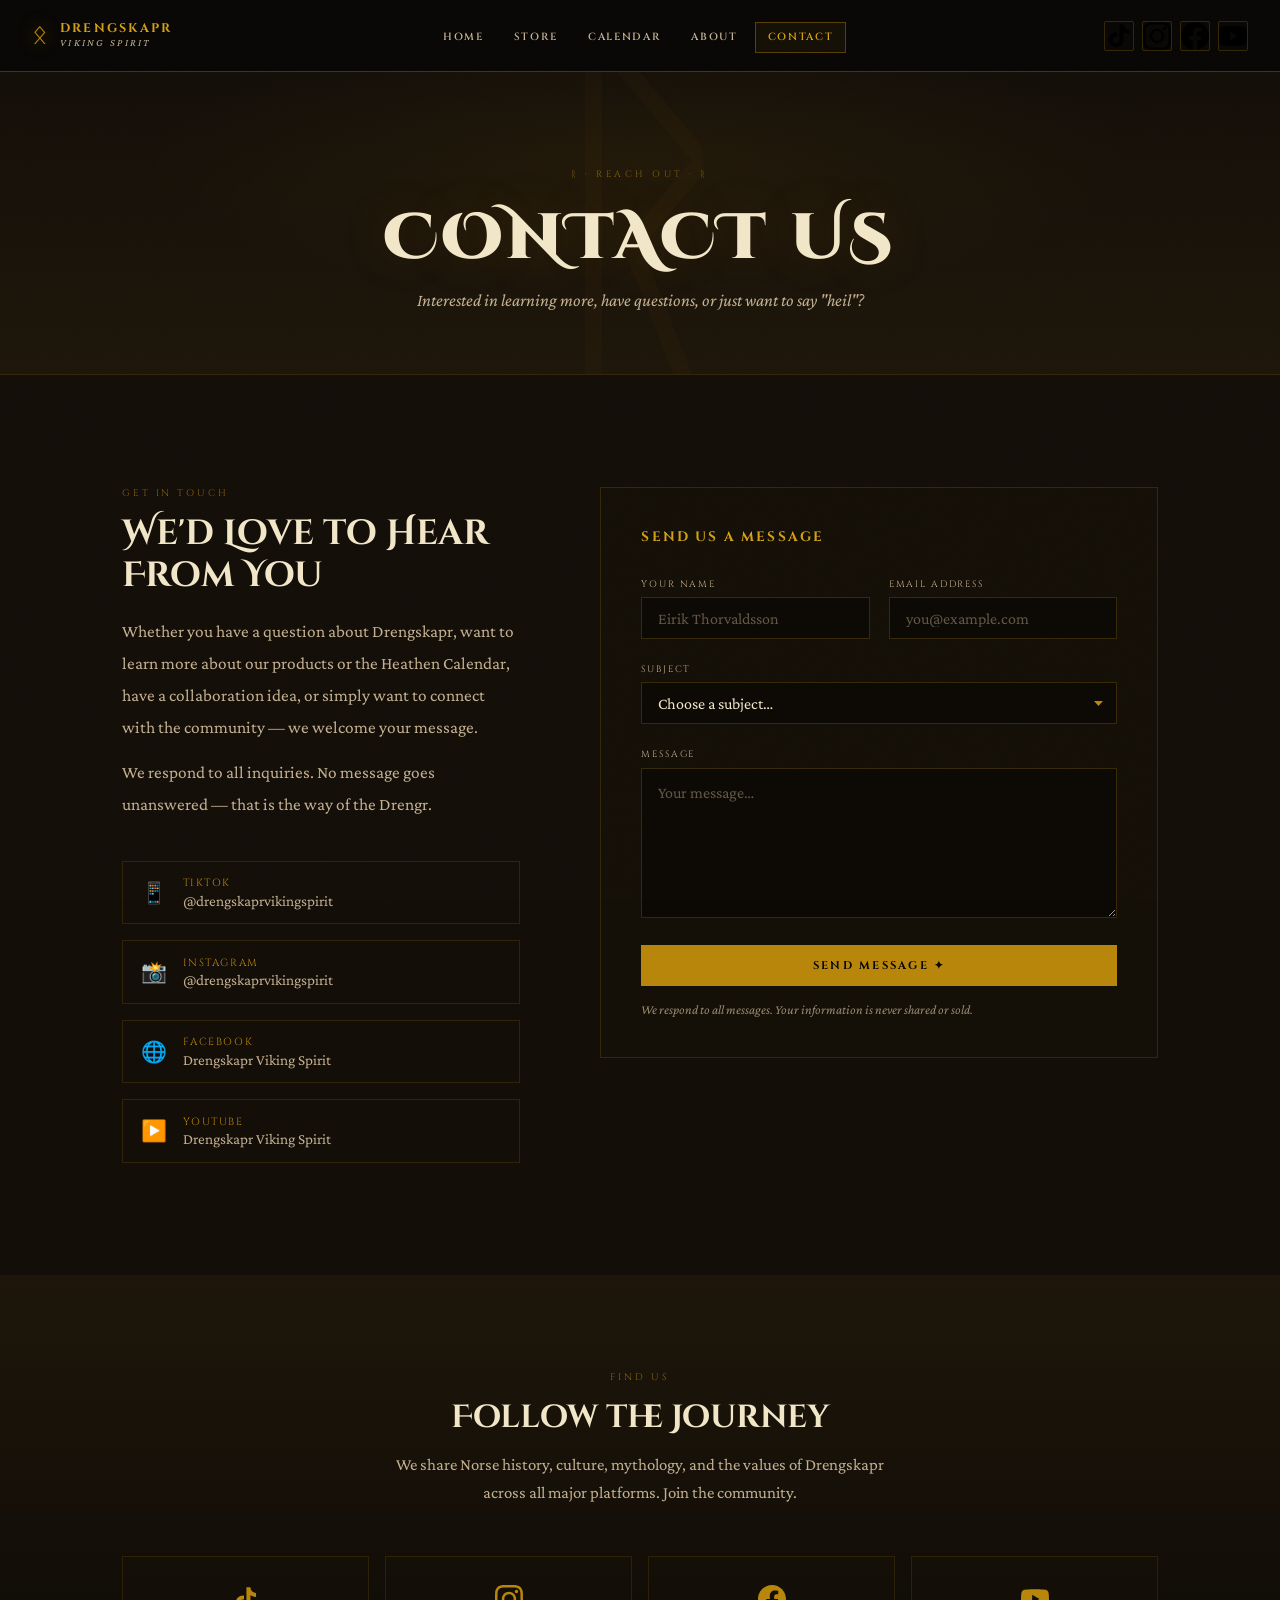
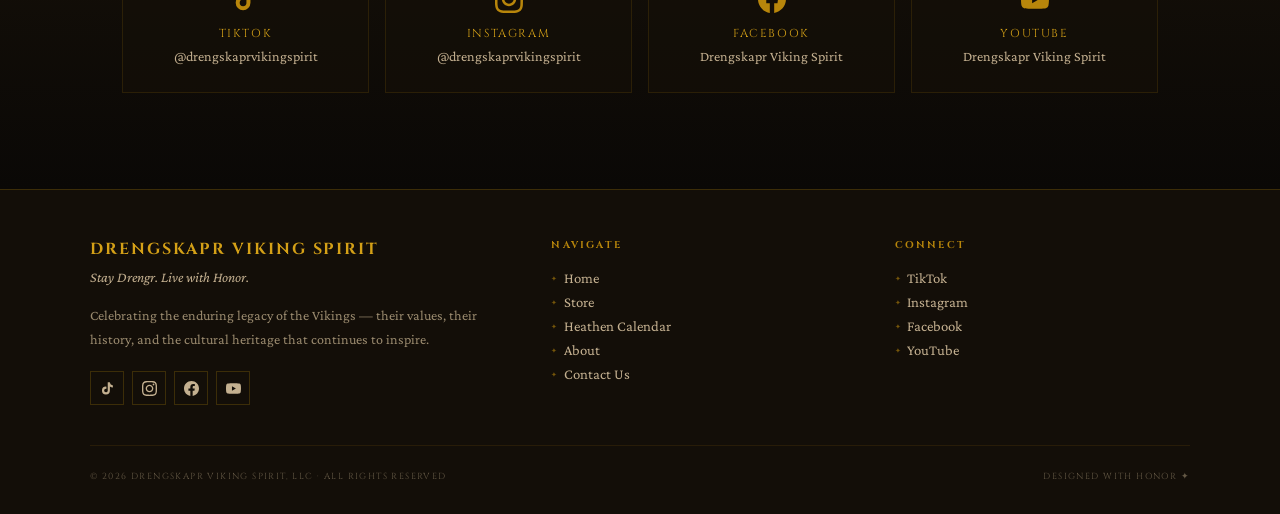
<file: contact.html>
<!DOCTYPE html>
<html lang="en">
<head>
  <meta charset="UTF-8">
  <meta name="viewport" content="width=device-width, initial-scale=1.0">
  <meta name="description" content="Contact Drengskapr Viking Spirit — Reach out with questions, ideas, or just to say heil.">
  <title>Contact — Drengskapr Viking Spirit</title>
  <link rel="stylesheet" href="assets/style.css">
  <style>
    .page-hero {
      padding:6rem 0 4rem; text-align:center;
      background:linear-gradient(180deg,var(--ink) 0%,var(--ink-mid) 100%);
      border-bottom:1px solid rgba(184,134,11,.2);
      overflow:hidden; position:relative;
    }
    .page-hero::before { content:''; position:absolute; inset:0; background:radial-gradient(ellipse 60% 70% at 50% 30%,rgba(184,134,11,.07) 0%,transparent 65%); pointer-events:none; }
    .page-hero-bg { position:absolute; font-family:'Cinzel',serif; font-size:min(45vw,420px); color:rgba(184,134,11,.03); top:50%; left:50%; transform:translate(-50%,-48%); pointer-events:none; line-height:1; }
    .page-eyebrow { font-family:'Cinzel',serif; font-size:.58rem; letter-spacing:.38em; text-transform:uppercase; color:var(--gold); opacity:.65; margin-bottom:1rem; }
    .page-title { font-family:'Cinzel Decorative',serif; font-weight:900; font-size:clamp(2rem,6vw,4rem); color:var(--cream); letter-spacing:.06em; text-transform:uppercase; text-shadow:0 0 50px rgba(184,134,11,.15); margin-bottom:.5rem; }
    .page-sub { font-family:'Crimson Pro',serif; font-style:italic; font-size:1.1rem; color:var(--stone-light); margin-top:.4rem; }

    /* ── CONTACT ── */
    .contact-section { padding:7rem 0; background:var(--ink); }
    .contact-grid { display:grid; grid-template-columns:1fr 1.4fr; gap:5rem; align-items:start; }

    /* Left — info */
    .contact-info-label { font-family:'Cinzel',serif; font-size:.6rem; letter-spacing:.3em; text-transform:uppercase; color:var(--gold); opacity:.7; margin-bottom:.8rem; }
    .contact-info-title { font-family:'Cinzel Decorative',serif; font-weight:700; font-size:clamp(1.5rem,3vw,2.2rem); color:var(--cream); line-height:1.2; margin-bottom:1.2rem; }
    .contact-info-body { font-family:'Crimson Pro',serif; font-size:1.08rem; color:var(--stone-light); line-height:1.85; }
    .contact-info-body p + p { margin-top:.8rem; }

    .contact-channels { margin-top:2.5rem; display:flex; flex-direction:column; gap:1rem; }
    .contact-channel {
      display:flex; align-items:center; gap:1rem;
      border:1px solid rgba(184,134,11,.18);
      padding:.9rem 1.1rem;
      background:rgba(20,15,8,.5);
      text-decoration:none;
      transition:border-color .2s, transform .2s;
    }
    .contact-channel:hover { border-color:rgba(184,134,11,.45); transform:translateX(4px); }
    .contact-channel-icon { font-size:1.3rem; flex-shrink:0; }
    .contact-channel-label { font-family:'Cinzel',serif; font-size:.65rem; letter-spacing:.15em; text-transform:uppercase; color:var(--gold); }
    .contact-channel-value { font-family:'Crimson Pro',serif; font-size:.95rem; color:var(--stone-light); margin-top:.1rem; }

    /* Right — form */
    .contact-form-wrap {
      background:rgba(20,15,8,.6);
      border:1px solid rgba(184,134,11,.2);
      padding:2.5rem;
    }
    .contact-form-title { font-family:'Cinzel',serif; font-weight:700; font-size:.85rem; letter-spacing:.16em; text-transform:uppercase; color:var(--gold-bright); margin-bottom:2rem; }
    .form-row { margin-bottom:1.5rem; }
    .form-row-2 { display:grid; grid-template-columns:1fr 1fr; gap:1.2rem; margin-bottom:1.5rem; }
    .form-label { font-family:'Cinzel',serif; font-size:.58rem; letter-spacing:.2em; text-transform:uppercase; color:var(--stone-light); display:block; margin-bottom:.45rem; }
    .form-input, .form-select, .form-textarea {
      width:100%; background:rgba(10,8,6,.8);
      border:1px solid rgba(184,134,11,.25);
      color:var(--cream);
      font-family:'Crimson Pro',serif; font-size:1rem;
      padding:.72rem 1rem; outline:none;
      transition:border-color .2s;
      appearance:none; -webkit-appearance:none;
    }
    .form-input::placeholder, .form-textarea::placeholder { color:var(--stone); opacity:.6; }
    .form-input:focus, .form-select:focus, .form-textarea:focus { border-color:var(--gold); }
    .form-textarea { resize:vertical; min-height:150px; line-height:1.6; }
    .form-select {
      background-image:url("data:image/svg+xml,%3Csvg xmlns='http://www.w3.org/2000/svg' width='10' height='6'%3E%3Cpath d='M0 0l5 6 5-6z' fill='%23b8860b'/%3E%3C/svg%3E");
      background-repeat:no-repeat; background-position:right .8rem center; background-size:9px;
      padding-right:2rem;
      cursor:pointer;
    }
    .form-select option { background:var(--ink-mid); }
    .form-note { font-family:'Crimson Pro',serif; font-size:.82rem; color:var(--stone); font-style:italic; margin-top:1rem; }
    .form-success {
      background:rgba(90,122,43,.1); border:1px solid rgba(90,122,43,.3);
      padding:1.5rem; text-align:center;
      font-family:'Crimson Pro',serif; font-size:1.05rem;
      color:var(--cream); line-height:1.7; display:none;
    }
    .form-success strong { color:var(--gold-bright); font-style:normal; }

    /* Social section */
    .social-section { padding:6rem 0; background:linear-gradient(180deg,var(--ink-mid) 0%,var(--black) 100%); }
    .social-header { text-align:center; margin-bottom:3rem; }
    .social-title { font-family:'Cinzel Decorative',serif; font-weight:700; font-size:clamp(1.4rem,3vw,2rem); color:var(--cream); margin:.75rem 0; }
    .social-sub { font-family:'Crimson Pro',serif; font-size:1.05rem; color:var(--stone-light); max-width:520px; margin:.5rem auto 0; line-height:1.7; }
    .social-cards { display:grid; grid-template-columns:repeat(4,1fr); gap:1rem; }
    .social-card {
      background:rgba(20,15,8,.6); border:1px solid rgba(184,134,11,.15);
      padding:1.8rem 1.2rem; text-align:center; text-decoration:none;
      transition:border-color .25s, transform .25s;
    }
    .social-card:hover { border-color:rgba(184,134,11,.5); transform:translateY(-3px); }
    .social-card-icon { font-size:1.8rem; margin-bottom:.8rem; display:block; }
    .social-card-name { font-family:'Cinzel',serif; font-size:.72rem; letter-spacing:.14em; text-transform:uppercase; color:var(--gold-bright); margin-bottom:.4rem; }
    .social-card-handle { font-family:'Crimson Pro',serif; font-size:.88rem; color:var(--stone-light); }
    .social-card svg { width:28px; height:28px; fill:var(--gold); display:block; margin:0 auto .8rem; }

    @media(max-width:900px) {
      .contact-grid { grid-template-columns:1fr; gap:3rem; }
      .social-cards { grid-template-columns:repeat(2,1fr); }
    }
    @media(max-width:600px) {
      .contact-section,.social-section { padding:4rem 0; }
      .form-row-2 { grid-template-columns:1fr; }
      .contact-form-wrap { padding:1.5rem; }
      .social-cards { grid-template-columns:repeat(2,1fr); }
    }
  </style>
</head>
<body>

<nav id="site-nav">
  <a href="index.html" class="nav-logo">
    <span class="nav-logo-rune">ᛟ</span>
    <div class="nav-logo-text">
      <span class="nav-logo-title">Drengskapr</span>
      <span class="nav-logo-sub">Viking Spirit</span>
    </div>
  </a>
  <ul class="nav-links">
    <li><a href="index.html">Home</a></li>
    <li><a href="store.html">Store</a></li>
    <li><a href="calendar.html">Calendar</a></li>
    <li><a href="about.html">About</a></li>
    <li><a href="contact.html" class="active">Contact</a></li>
  </ul>
  <div class="nav-social">
    <a href="https://www.tiktok.com/@drengskaprvikingspirit" target="_blank" rel="noopener" aria-label="TikTok"><svg viewBox="0 0 24 24"><path d="M19.59 6.69a4.83 4.83 0 01-3.77-4.25V2h-3.45v13.67a2.89 2.89 0 01-2.88 2.5 2.89 2.89 0 01-2.89-2.89 2.89 2.89 0 012.89-2.89c.28 0 .54.04.79.1V9.01a6.27 6.27 0 00-.79-.05 6.34 6.34 0 00-6.34 6.34 6.34 6.34 0 006.34 6.34 6.34 6.34 0 006.33-6.34V8.69a8.17 8.17 0 004.79 1.54V6.79a4.85 4.85 0 01-1.02-.1z"/></svg></a>
    <a href="https://www.instagram.com/drengskaprvikingspirit" target="_blank" rel="noopener" aria-label="Instagram"><svg viewBox="0 0 24 24"><path d="M12 2.163c3.204 0 3.584.012 4.85.07 3.252.148 4.771 1.691 4.919 4.919.058 1.265.069 1.645.069 4.849 0 3.205-.012 3.584-.069 4.849-.149 3.225-1.664 4.771-4.919 4.919-1.266.058-1.644.07-4.85.07-3.204 0-3.584-.012-4.849-.07-3.26-.149-4.771-1.699-4.919-4.92-.058-1.265-.07-1.644-.07-4.849 0-3.204.013-3.583.07-4.849.149-3.227 1.664-4.771 4.919-4.919 1.266-.057 1.645-.069 4.849-.069zm0-2.163c-3.259 0-3.667.014-4.947.072-4.358.2-6.78 2.618-6.98 6.98-.059 1.281-.073 1.689-.073 4.948 0 3.259.014 3.668.072 4.948.2 4.358 2.618 6.78 6.98 6.98 1.281.058 1.689.072 4.948.072 3.259 0 3.668-.014 4.948-.072 4.354-.2 6.782-2.618 6.979-6.98.059-1.28.073-1.689.073-4.948 0-3.259-.014-3.667-.072-4.947-.196-4.354-2.617-6.78-6.979-6.98-1.281-.059-1.69-.073-4.949-.073zm0 5.838c-3.403 0-6.162 2.759-6.162 6.162s2.759 6.163 6.162 6.163 6.162-2.759 6.162-6.163c0-3.403-2.759-6.162-6.162-6.162zm0 10.162c-2.209 0-4-1.79-4-4 0-2.209 1.791-4 4-4s4 1.791 4 4c0 2.21-1.791 4-4 4zm6.406-11.845c-.796 0-1.441.645-1.441 1.44s.645 1.44 1.441 1.44c.795 0 1.439-.645 1.439-1.44s-.644-1.44-1.439-1.44z"/></svg></a>
    <a href="https://www.facebook.com/DrengskaprVikingSpirit" target="_blank" rel="noopener" aria-label="Facebook"><svg viewBox="0 0 24 24"><path d="M24 12.073c0-6.627-5.373-12-12-12s-12 5.373-12 12c0 5.99 4.388 10.954 10.125 11.854v-8.385H7.078v-3.47h3.047V9.43c0-3.007 1.792-4.669 4.533-4.669 1.312 0 2.686.235 2.686.235v2.953H15.83c-1.491 0-1.956.925-1.956 1.874v2.25h3.328l-.532 3.47h-2.796v8.385C19.612 23.027 24 18.062 24 12.073z"/></svg></a>
    <a href="https://www.youtube.com/channel/UCa0Oi4ZPYbxsdQSifrRPFBw" target="_blank" rel="noopener" aria-label="YouTube"><svg viewBox="0 0 24 24"><path d="M23.498 6.186a3.016 3.016 0 00-2.122-2.136C19.505 3.545 12 3.545 12 3.545s-7.505 0-9.377.505A3.017 3.017 0 00.502 6.186C0 8.07 0 12 0 12s0 3.93.502 5.814a3.016 3.016 0 002.122 2.136c1.871.505 9.376.505 9.376.505s7.505 0 9.377-.505a3.015 3.015 0 002.122-2.136C24 15.93 24 12 24 12s0-3.93-.502-5.814zM9.545 15.568V8.432L15.818 12l-6.273 3.568z"/></svg></a>
  </div>
  <button class="nav-hamburger" id="nav-hamburger" aria-label="Toggle menu"><span></span><span></span><span></span></button>
</nav>
<div class="nav-mobile" id="nav-mobile">
  <a href="index.html">Home</a><a href="store.html">Store</a><a href="calendar.html">Calendar</a><a href="about.html">About</a><a href="contact.html" class="active">Contact</a>
</div>

<main class="page-content">

  <section class="page-hero">
    <div class="page-hero-bg">ᚱ</div>
    <div class="container" style="position:relative;z-index:2">
      <p class="page-eyebrow">ᚱ · Reach Out · ᚱ</p>
      <h1 class="page-title">Contact Us</h1>
      <p class="page-sub">Interested in learning more, have questions, or just want to say "heil"?</p>
    </div>
  </section>

  <!-- CONTACT SECTION -->
  <section class="contact-section">
    <div class="container">
      <div class="contact-grid">

        <!-- LEFT: Info -->
        <div class="reveal">
          <p class="contact-info-label">Get in Touch</p>
          <h2 class="contact-info-title">We'd Love to Hear From You</h2>
          <div class="contact-info-body">
            <p>Whether you have a question about Drengskapr, want to learn more about our products or the Heathen Calendar, have a collaboration idea, or simply want to connect with the community — we welcome your message.</p>
            <p>We respond to all inquiries. No message goes unanswered — that is the way of the Drengr.</p>
          </div>

          <div class="contact-channels mt-2">
            <a href="https://www.tiktok.com/@drengskaprvikingspirit" target="_blank" rel="noopener" class="contact-channel">
              <span class="contact-channel-icon">📱</span>
              <div>
                <p class="contact-channel-label">TikTok</p>
                <p class="contact-channel-value">@drengskaprvikingspirit</p>
              </div>
            </a>
            <a href="https://www.instagram.com/drengskaprvikingspirit" target="_blank" rel="noopener" class="contact-channel">
              <span class="contact-channel-icon">📸</span>
              <div>
                <p class="contact-channel-label">Instagram</p>
                <p class="contact-channel-value">@drengskaprvikingspirit</p>
              </div>
            </a>
            <a href="https://www.facebook.com/DrengskaprVikingSpirit" target="_blank" rel="noopener" class="contact-channel">
              <span class="contact-channel-icon">🌐</span>
              <div>
                <p class="contact-channel-label">Facebook</p>
                <p class="contact-channel-value">Drengskapr Viking Spirit</p>
              </div>
            </a>
            <a href="https://www.youtube.com/channel/UCa0Oi4ZPYbxsdQSifrRPFBw" target="_blank" rel="noopener" class="contact-channel">
              <span class="contact-channel-icon">▶️</span>
              <div>
                <p class="contact-channel-label">YouTube</p>
                <p class="contact-channel-value">Drengskapr Viking Spirit</p>
              </div>
            </a>
          </div>
        </div>

        <!-- RIGHT: Form -->
        <div class="reveal reveal-delay-2">
          <div class="contact-form-wrap">
            <p class="contact-form-title">Send Us a Message</p>
            <form id="contact-form">
              <div class="form-row-2">
                <div>
                  <label class="form-label" for="cf-name">Your Name</label>
                  <input class="form-input" type="text" id="cf-name" name="name" placeholder="Eirik Thorvaldsson" required>
                </div>
                <div>
                  <label class="form-label" for="cf-email">Email Address</label>
                  <input class="form-input" type="email" id="cf-email" name="email" placeholder="you@example.com" required>
                </div>
              </div>
              <div class="form-row">
                <label class="form-label" for="cf-subject">Subject</label>
                <select class="form-select" id="cf-subject" name="subject">
                  <option value="">Choose a subject…</option>
                  <option>General Inquiry</option>
                  <option>Store / Merchandise</option>
                  <option>Heathen Calendar</option>
                  <option>Collaboration / Partnership</option>
                  <option>Content Question</option>
                  <option>Just Saying Heil!</option>
                </select>
              </div>
              <div class="form-row">
                <label class="form-label" for="cf-message">Message</label>
                <textarea class="form-textarea" id="cf-message" name="message" placeholder="Your message…" required></textarea>
              </div>
              <button type="submit" class="btn btn-solid" style="width:100%;justify-content:center">Send Message ✦</button>
              <p class="form-note">We respond to all messages. Your information is never shared or sold.</p>
            </form>
            <div class="form-success" id="form-success">
              <p>✦ <strong>Message received!</strong> ✦</p>
              <p style="margin-top:.5rem">Thank you for reaching out. We'll be in touch soon. Stay Drengr.</p>
            </div>
          </div>
        </div>

      </div>
    </div>
  </section>

  <!-- SOCIAL SECTION -->
  <section class="social-section">
    <div class="container">
      <div class="social-header reveal">
        <p class="section-label">Find Us</p>
        <h2 class="social-title">Follow the Journey</h2>
        <p class="social-sub">We share Norse history, culture, mythology, and the values of Drengskapr across all major platforms. Join the community.</p>
      </div>
      <div class="social-cards">
        <a href="https://www.tiktok.com/@drengskaprvikingspirit" target="_blank" rel="noopener" class="social-card reveal reveal-delay-1">
          <svg viewBox="0 0 24 24"><path d="M19.59 6.69a4.83 4.83 0 01-3.77-4.25V2h-3.45v13.67a2.89 2.89 0 01-2.88 2.5 2.89 2.89 0 01-2.89-2.89 2.89 2.89 0 012.89-2.89c.28 0 .54.04.79.1V9.01a6.27 6.27 0 00-.79-.05 6.34 6.34 0 00-6.34 6.34 6.34 6.34 0 006.34 6.34 6.34 6.34 0 006.33-6.34V8.69a8.17 8.17 0 004.79 1.54V6.79a4.85 4.85 0 01-1.02-.1z"/></svg>
          <p class="social-card-name">TikTok</p>
          <p class="social-card-handle">@drengskaprvikingspirit</p>
        </a>
        <a href="https://www.instagram.com/drengskaprvikingspirit" target="_blank" rel="noopener" class="social-card reveal reveal-delay-2">
          <svg viewBox="0 0 24 24"><path d="M12 2.163c3.204 0 3.584.012 4.85.07 3.252.148 4.771 1.691 4.919 4.919.058 1.265.069 1.645.069 4.849 0 3.205-.012 3.584-.069 4.849-.149 3.225-1.664 4.771-4.919 4.919-1.266.058-1.644.07-4.85.07-3.204 0-3.584-.012-4.849-.07-3.26-.149-4.771-1.699-4.919-4.92-.058-1.265-.07-1.644-.07-4.849 0-3.204.013-3.583.07-4.849.149-3.227 1.664-4.771 4.919-4.919 1.266-.057 1.645-.069 4.849-.069zm0-2.163c-3.259 0-3.667.014-4.947.072-4.358.2-6.78 2.618-6.98 6.98-.059 1.281-.073 1.689-.073 4.948 0 3.259.014 3.668.072 4.948.2 4.358 2.618 6.78 6.98 6.98 1.281.058 1.689.072 4.948.072 3.259 0 3.668-.014 4.948-.072 4.354-.2 6.782-2.618 6.979-6.98.059-1.28.073-1.689.073-4.948 0-3.259-.014-3.667-.072-4.947-.196-4.354-2.617-6.78-6.979-6.98-1.281-.059-1.69-.073-4.949-.073zm0 5.838c-3.403 0-6.162 2.759-6.162 6.162s2.759 6.163 6.162 6.163 6.162-2.759 6.162-6.163c0-3.403-2.759-6.162-6.162-6.162zm0 10.162c-2.209 0-4-1.79-4-4 0-2.209 1.791-4 4-4s4 1.791 4 4c0 2.21-1.791 4-4 4zm6.406-11.845c-.796 0-1.441.645-1.441 1.44s.645 1.44 1.441 1.44c.795 0 1.439-.645 1.439-1.44s-.644-1.44-1.439-1.44z"/></svg>
          <p class="social-card-name">Instagram</p>
          <p class="social-card-handle">@drengskaprvikingspirit</p>
        </a>
        <a href="https://www.facebook.com/DrengskaprVikingSpirit" target="_blank" rel="noopener" class="social-card reveal reveal-delay-3">
          <svg viewBox="0 0 24 24"><path d="M24 12.073c0-6.627-5.373-12-12-12s-12 5.373-12 12c0 5.99 4.388 10.954 10.125 11.854v-8.385H7.078v-3.47h3.047V9.43c0-3.007 1.792-4.669 4.533-4.669 1.312 0 2.686.235 2.686.235v2.953H15.83c-1.491 0-1.956.925-1.956 1.874v2.25h3.328l-.532 3.47h-2.796v8.385C19.612 23.027 24 18.062 24 12.073z"/></svg>
          <p class="social-card-name">Facebook</p>
          <p class="social-card-handle">Drengskapr Viking Spirit</p>
        </a>
        <a href="https://www.youtube.com/channel/UCa0Oi4ZPYbxsdQSifrRPFBw" target="_blank" rel="noopener" class="social-card reveal reveal-delay-4">
          <svg viewBox="0 0 24 24"><path d="M23.498 6.186a3.016 3.016 0 00-2.122-2.136C19.505 3.545 12 3.545 12 3.545s-7.505 0-9.377.505A3.017 3.017 0 00.502 6.186C0 8.07 0 12 0 12s0 3.93.502 5.814a3.016 3.016 0 002.122 2.136c1.871.505 9.376.505 9.376.505s7.505 0 9.377-.505a3.015 3.015 0 002.122-2.136C24 15.93 24 12 24 12s0-3.93-.502-5.814zM9.545 15.568V8.432L15.818 12l-6.273 3.568z"/></svg>
          <p class="social-card-name">YouTube</p>
          <p class="social-card-handle">Drengskapr Viking Spirit</p>
        </a>
      </div>
    </div>
  </section>

</main>

<footer id="site-footer">
  <div class="footer-inner">
    <div>
      <p class="footer-brand-name">Drengskapr Viking Spirit</p>
      <p class="footer-brand-tagline">Stay Drengr. Live with Honor.</p>
      <p class="footer-brand-body">Celebrating the enduring legacy of the Vikings — their values, their history, and the cultural heritage that continues to inspire.</p>
      <div class="footer-social">
        <a href="https://www.tiktok.com/@drengskaprvikingspirit" target="_blank" rel="noopener" aria-label="TikTok"><svg viewBox="0 0 24 24"><path d="M19.59 6.69a4.83 4.83 0 01-3.77-4.25V2h-3.45v13.67a2.89 2.89 0 01-2.88 2.5 2.89 2.89 0 01-2.89-2.89 2.89 2.89 0 012.89-2.89c.28 0 .54.04.79.1V9.01a6.27 6.27 0 00-.79-.05 6.34 6.34 0 00-6.34 6.34 6.34 6.34 0 006.34 6.34 6.34 6.34 0 006.33-6.34V8.69a8.17 8.17 0 004.79 1.54V6.79a4.85 4.85 0 01-1.02-.1z"/></svg></a>
        <a href="https://www.instagram.com/drengskaprvikingspirit" target="_blank" rel="noopener" aria-label="Instagram"><svg viewBox="0 0 24 24"><path d="M12 2.163c3.204 0 3.584.012 4.85.07 3.252.148 4.771 1.691 4.919 4.919.058 1.265.069 1.645.069 4.849 0 3.205-.012 3.584-.069 4.849-.149 3.225-1.664 4.771-4.919 4.919-1.266.058-1.644.07-4.85.07-3.204 0-3.584-.012-4.849-.07-3.26-.149-4.771-1.699-4.919-4.92-.058-1.265-.07-1.644-.07-4.849 0-3.204.013-3.583.07-4.849.149-3.227 1.664-4.771 4.919-4.919 1.266-.057 1.645-.069 4.849-.069zm0-2.163c-3.259 0-3.667.014-4.947.072-4.358.2-6.78 2.618-6.98 6.98-.059 1.281-.073 1.689-.073 4.948 0 3.259.014 3.668.072 4.948.2 4.358 2.618 6.78 6.98 6.98 1.281.058 1.689.072 4.948.072 3.259 0 3.668-.014 4.948-.072 4.354-.2 6.782-2.618 6.979-6.98.059-1.28.073-1.689.073-4.948 0-3.259-.014-3.667-.072-4.947-.196-4.354-2.617-6.78-6.979-6.98-1.281-.059-1.69-.073-4.949-.073zm0 5.838c-3.403 0-6.162 2.759-6.162 6.162s2.759 6.163 6.162 6.163 6.162-2.759 6.162-6.163c0-3.403-2.759-6.162-6.162-6.162zm0 10.162c-2.209 0-4-1.79-4-4 0-2.209 1.791-4 4-4s4 1.791 4 4c0 2.21-1.791 4-4 4zm6.406-11.845c-.796 0-1.441.645-1.441 1.44s.645 1.44 1.441 1.44c.795 0 1.439-.645 1.439-1.44s-.644-1.44-1.439-1.44z"/></svg></a>
        <a href="https://www.facebook.com/DrengskaprVikingSpirit" target="_blank" rel="noopener" aria-label="Facebook"><svg viewBox="0 0 24 24"><path d="M24 12.073c0-6.627-5.373-12-12-12s-12 5.373-12 12c0 5.99 4.388 10.954 10.125 11.854v-8.385H7.078v-3.47h3.047V9.43c0-3.007 1.792-4.669 4.533-4.669 1.312 0 2.686.235 2.686.235v2.953H15.83c-1.491 0-1.956.925-1.956 1.874v2.25h3.328l-.532 3.47h-2.796v8.385C19.612 23.027 24 18.062 24 12.073z"/></svg></a>
        <a href="https://www.youtube.com/channel/UCa0Oi4ZPYbxsdQSifrRPFBw" target="_blank" rel="noopener" aria-label="YouTube"><svg viewBox="0 0 24 24"><path d="M23.498 6.186a3.016 3.016 0 00-2.122-2.136C19.505 3.545 12 3.545 12 3.545s-7.505 0-9.377.505A3.017 3.017 0 00.502 6.186C0 8.07 0 12 0 12s0 3.93.502 5.814a3.016 3.016 0 002.122 2.136c1.871.505 9.376.505 9.376.505s7.505 0 9.377-.505a3.015 3.015 0 002.122-2.136C24 15.93 24 12 24 12s0-3.93-.502-5.814zM9.545 15.568V8.432L15.818 12l-6.273 3.568z"/></svg></a>
      </div>
    </div>
    <div>
      <p class="footer-col-title">Navigate</p>
      <ul class="footer-links">
        <li><a href="index.html">Home</a></li>
        <li><a href="store.html">Store</a></li>
        <li><a href="calendar.html">Heathen Calendar</a></li>
        <li><a href="about.html">About</a></li>
        <li><a href="contact.html">Contact Us</a></li>
      </ul>
    </div>
    <div>
      <p class="footer-col-title">Connect</p>
      <ul class="footer-links">
        <li><a href="https://www.tiktok.com/@drengskaprvikingspirit" target="_blank" rel="noopener">TikTok</a></li>
        <li><a href="https://www.instagram.com/drengskaprvikingspirit" target="_blank" rel="noopener">Instagram</a></li>
        <li><a href="https://www.facebook.com/DrengskaprVikingSpirit" target="_blank" rel="noopener">Facebook</a></li>
        <li><a href="https://www.youtube.com/channel/UCa0Oi4ZPYbxsdQSifrRPFBw" target="_blank" rel="noopener">YouTube</a></li>
      </ul>
    </div>
  </div>
  <div class="footer-bottom">
    <p class="footer-copy">&copy; <span id="footer-year"></span> Drengskapr Viking Spirit, LLC · All Rights Reserved</p>
    <p class="footer-copy">Designed with Honor ✦</p>
  </div>
</footer>

<script src="assets/main.js"></script>
<script>
document.getElementById('contact-form').addEventListener('submit', function(e) {
  e.preventDefault();
  this.style.display = 'none';
  document.getElementById('form-success').style.display = 'block';
  // In production: replace with fetch() to your form handler / Formspree / Netlify Forms
});
</script>
</body>
</html>
</file>
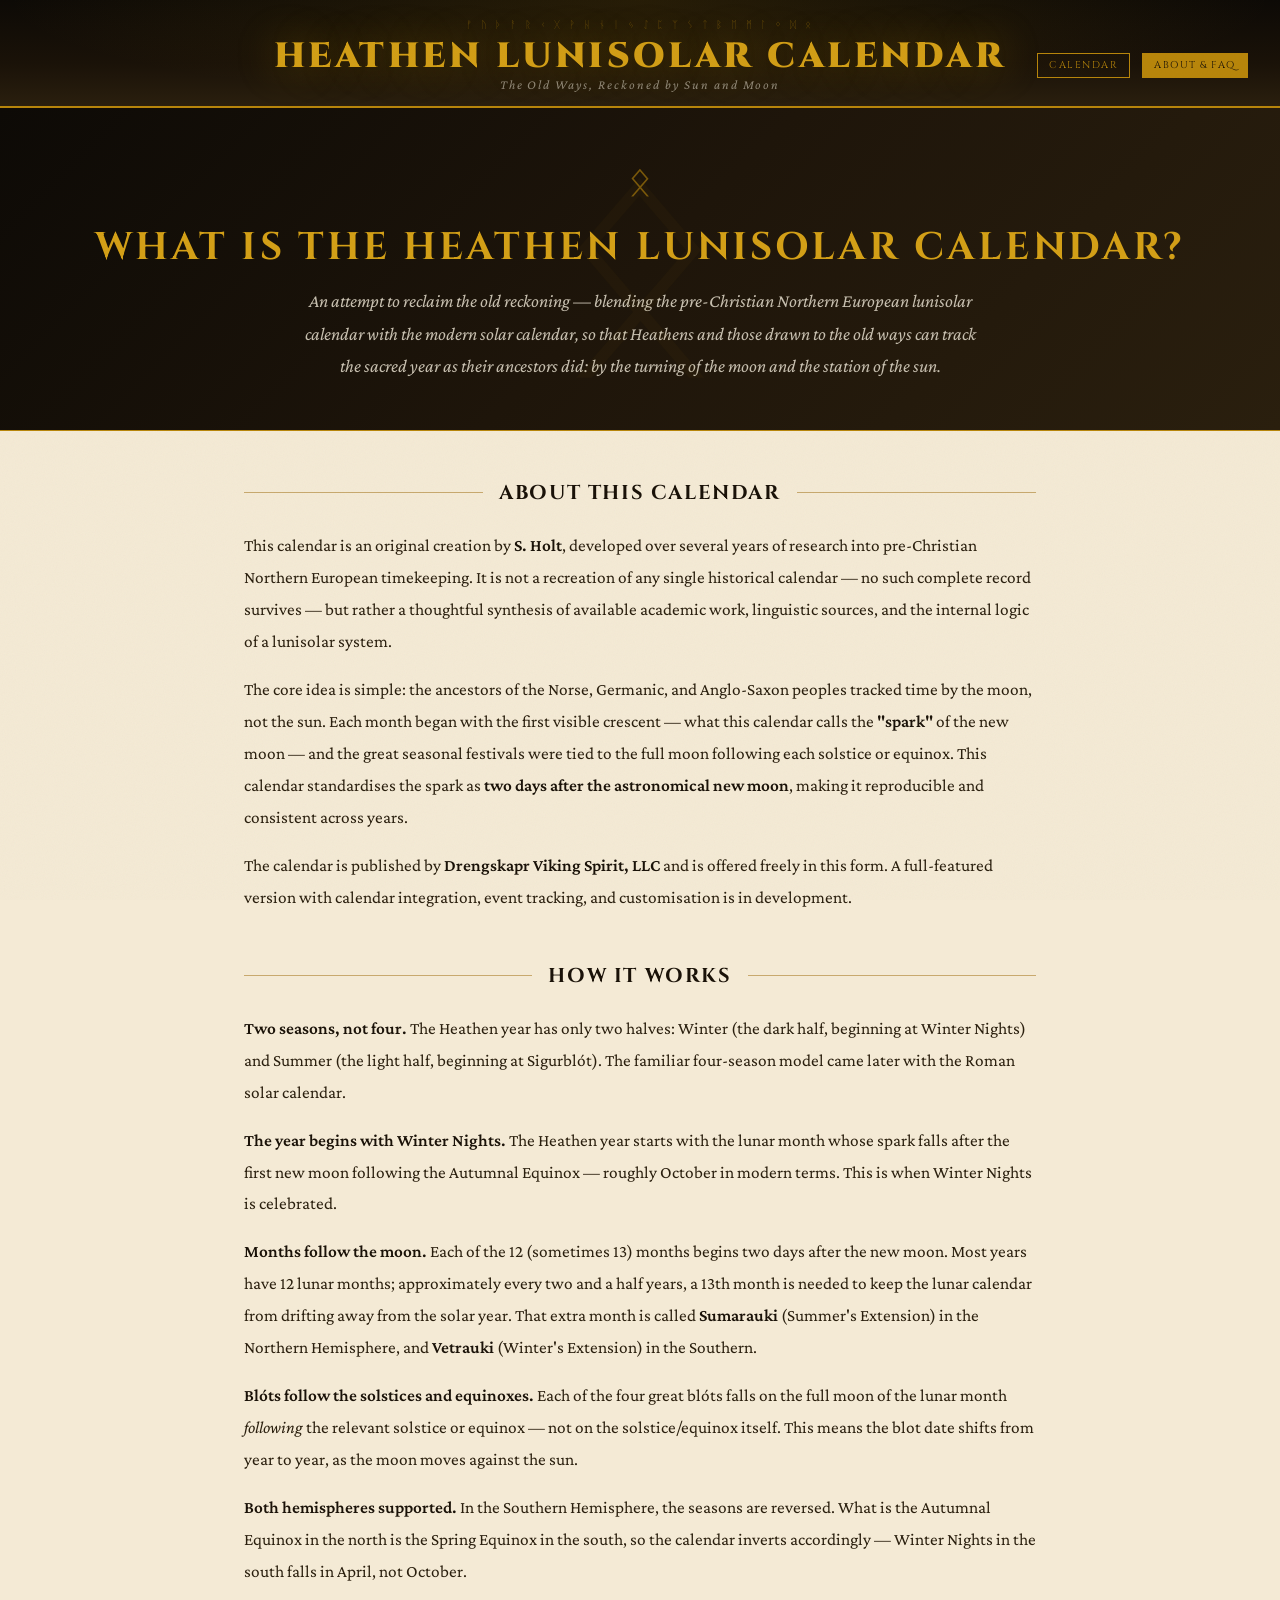
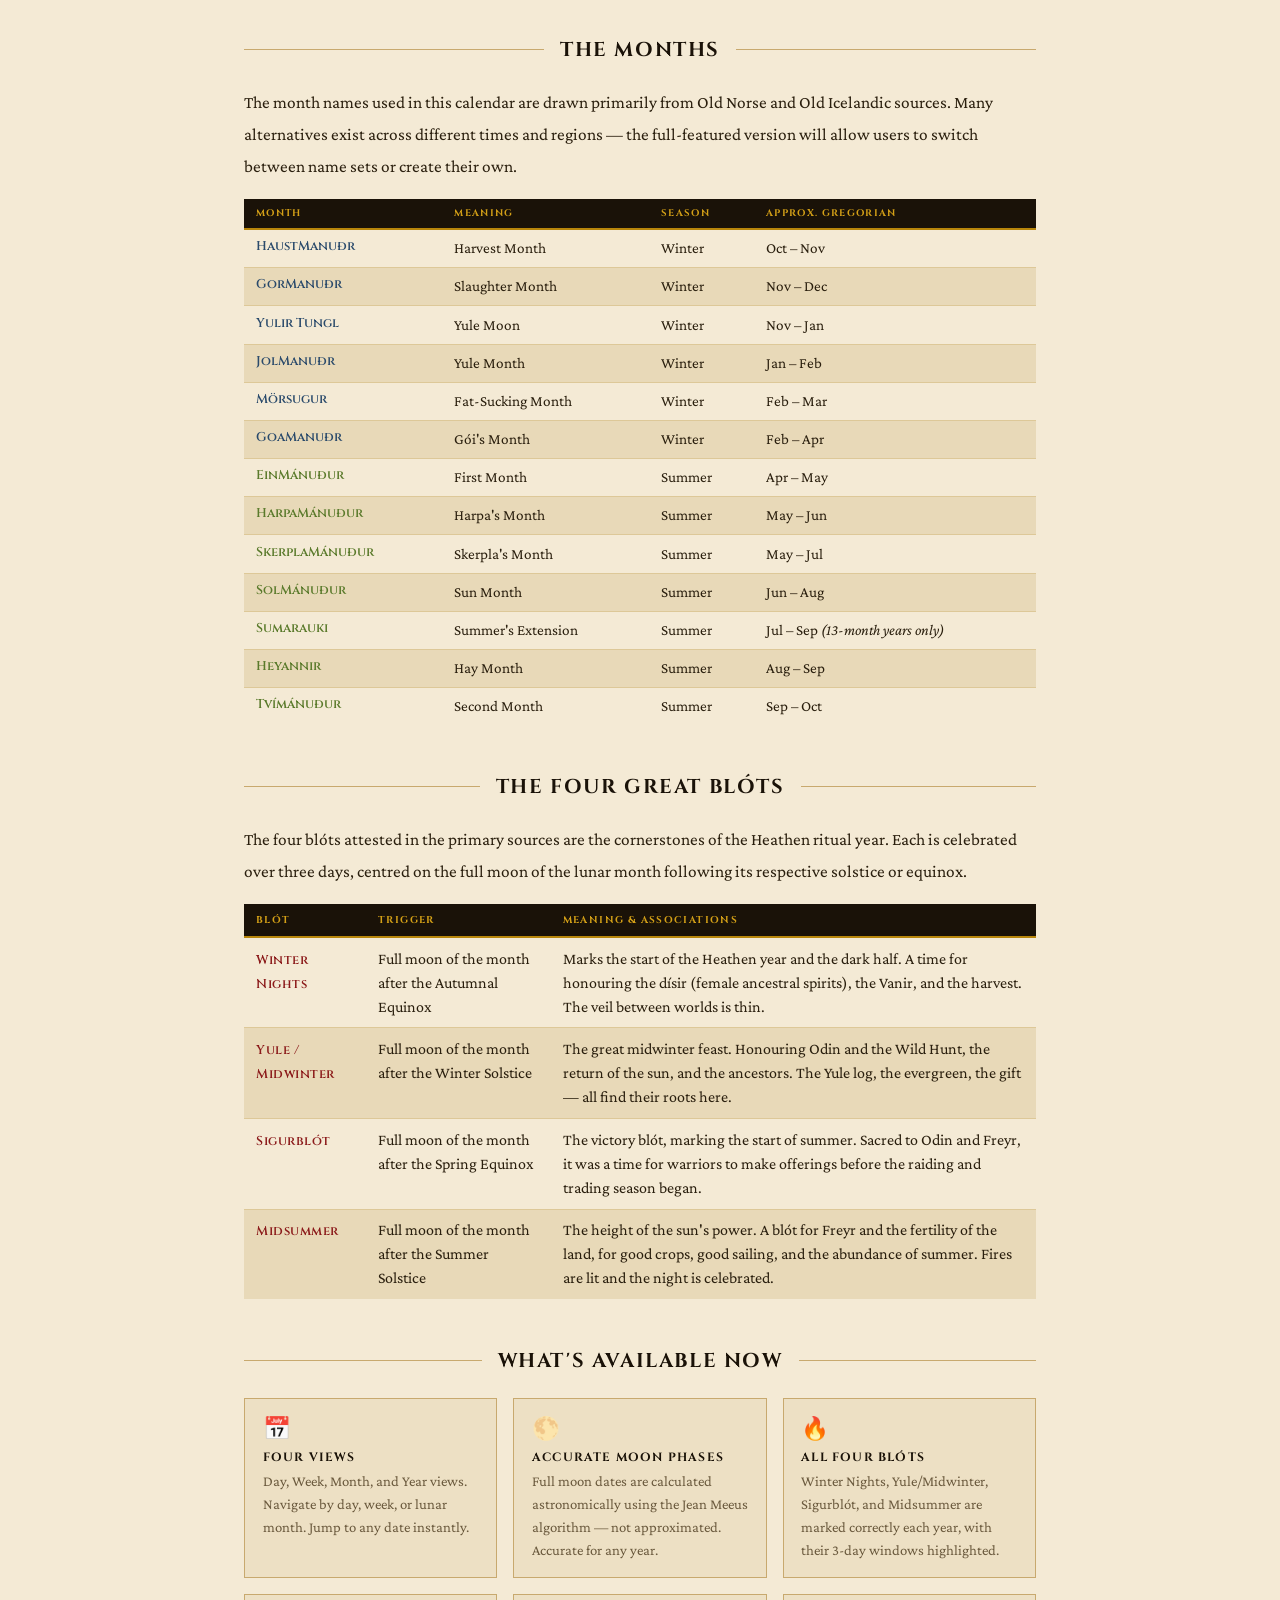
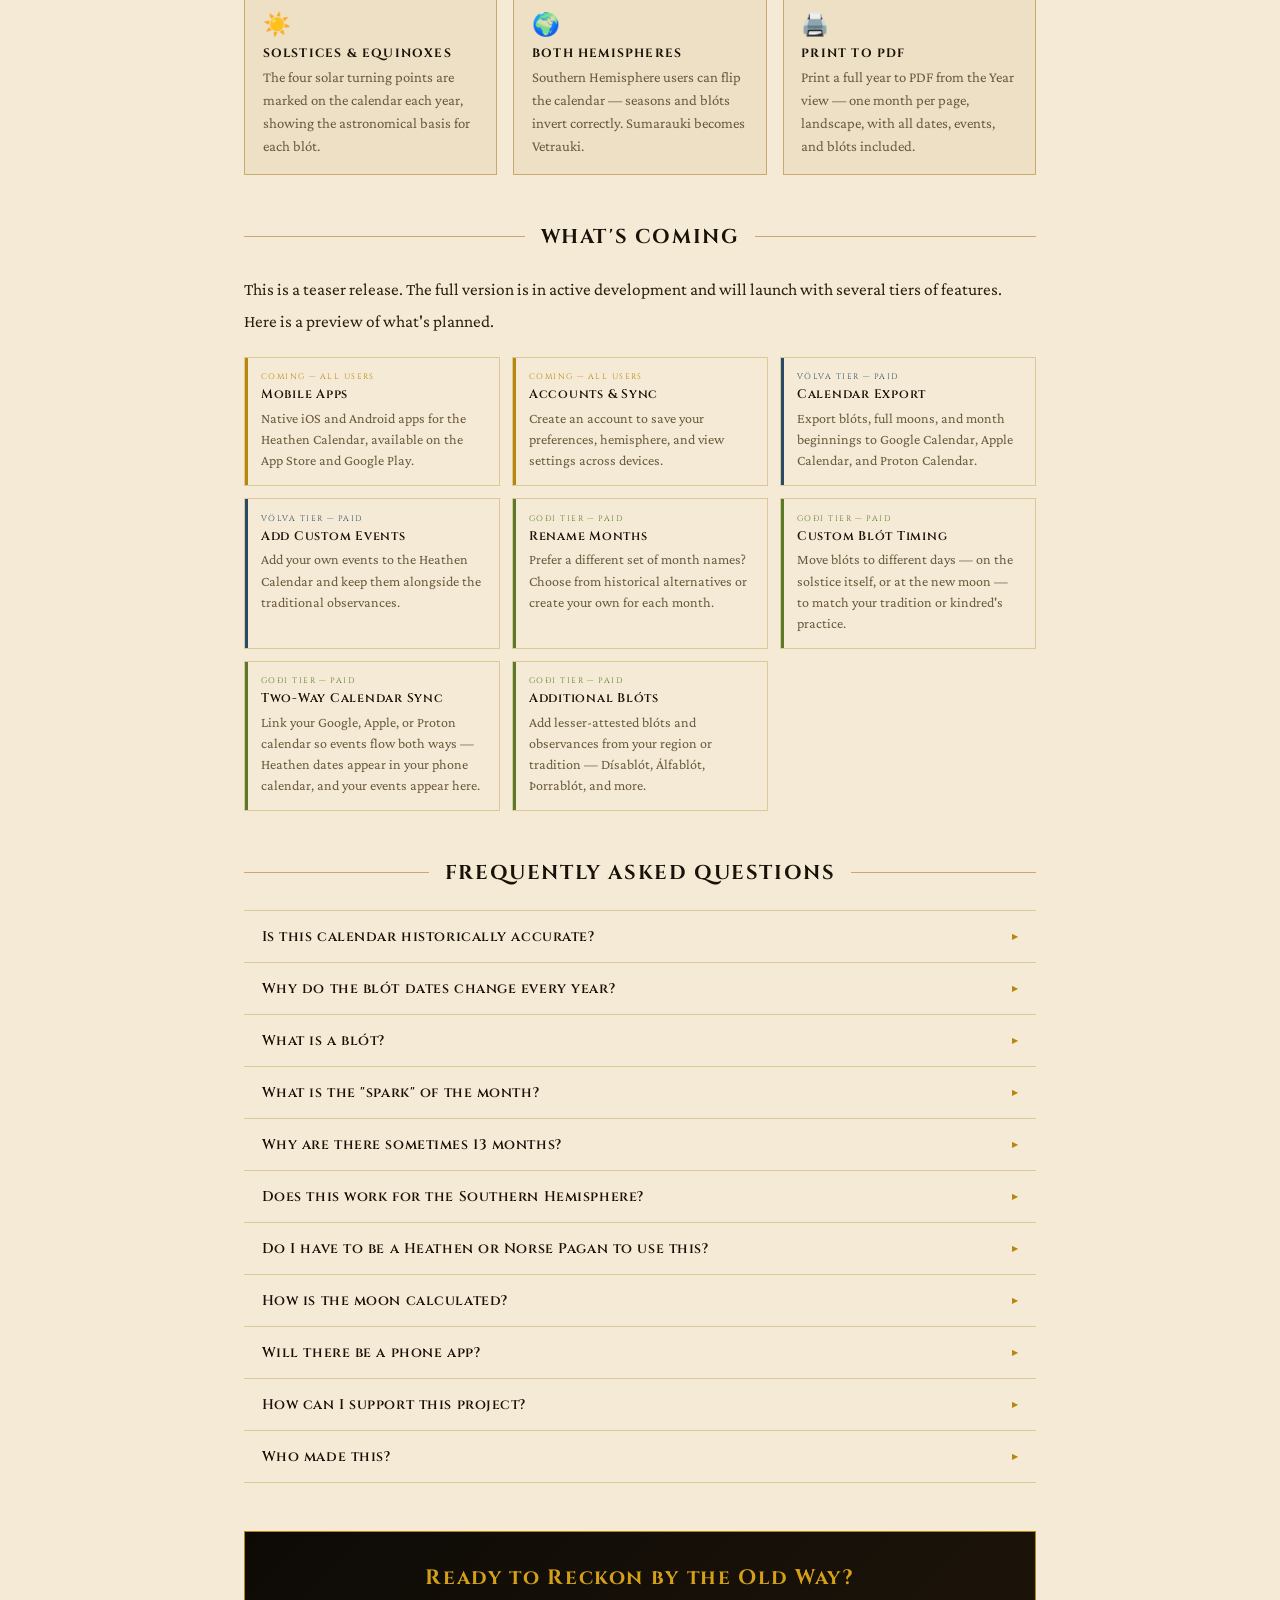
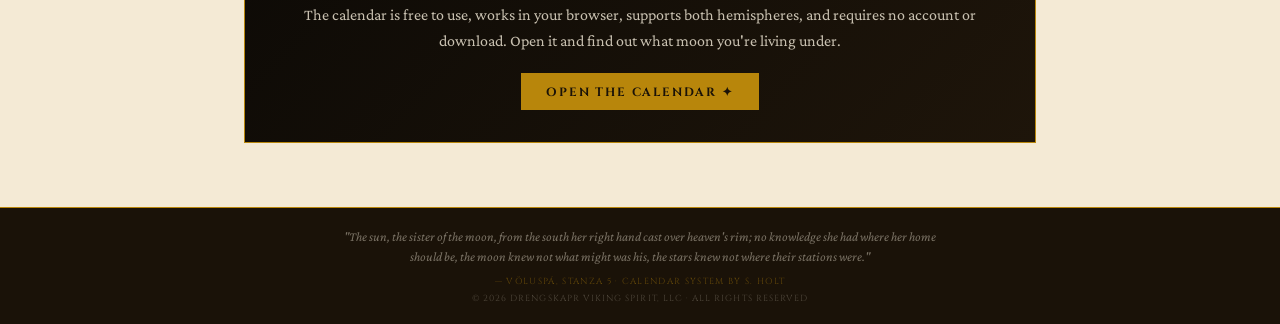
<file: heathen-calendar-about.html>
<!DOCTYPE html>
<html lang="en">
<head>
<meta charset="UTF-8">
<meta name="viewport" content="width=device-width, initial-scale=1.0">
<title>About & FAQ — Heathen Lunisolar Calendar</title>
<link rel="preconnect" href="https://fonts.googleapis.com">
<link href="https://fonts.googleapis.com/css2?family=Cinzel:wght@400;600;700;900&family=Crimson+Pro:ital,wght@0,300;0,400;0,600;1,300;1,400&display=swap" rel="stylesheet">
<style>
:root {
  --ink:#1a1208; --parchment:#f4ead5; --parchment-dark:#e8d9b8;
  --parchment-mid:#ede0c4; --gold:#b8860b; --gold-bright:#d4a017;
  --gold-pale:#f0d080; --rune-blue:#2a4a6b; --winter:#2a4a6b;
  --summer:#5a7a2b; --blot-red:#8b1a1a; --moon-silver:#c8c0b0;
  --text-body:#2a1f0e; --text-muted:#6b5a3e;
  --border:#c8a96e; --border-light:#ddc898;
}
*{box-sizing:border-box;margin:0;padding:0}
body{font-family:'Crimson Pro',Georgia,serif;background:var(--ink);color:var(--text-body);min-height:100vh}
body::before{content:'';position:fixed;inset:0;background-image:url("data:image/svg+xml,%3Csvg xmlns='http://www.w3.org/2000/svg' width='400' height='400'%3E%3Cfilter id='n'%3E%3CfeTurbulence type='fractalNoise' baseFrequency='0.9' numOctaves='4' stitchTiles='stitch'/%3E%3C/filter%3E%3Crect width='400' height='400' filter='url(%23n)' opacity='0.04'/%3E%3C/svg%3E");pointer-events:none;z-index:100;mix-blend-mode:multiply}

/* ── HEADER ── */
#app-header{background:linear-gradient(180deg,#0d0a06 0%,#1a1208 60%,#2a1f0e 100%);border-bottom:2px solid var(--gold);padding:1.2rem 2rem 0.9rem;position:relative;overflow:hidden}
#app-header::before{content:'';position:absolute;inset:0;background:radial-gradient(ellipse at 50% 0%,rgba(184,134,11,.15) 0%,transparent 70%);pointer-events:none}
.header-inner{display:flex;align-items:center;justify-content:space-between;gap:1rem}
.header-runes{text-align:center;font-family:'Cinzel',serif;font-size:.6rem;letter-spacing:.35em;color:var(--gold);opacity:.4;margin-bottom:.4rem}
.header-title{font-family:'Cinzel',serif;font-weight:900;font-size:clamp(1.3rem,3vw,2.2rem);color:var(--gold-bright);letter-spacing:.1em;text-transform:uppercase;line-height:1;text-shadow:0 0 40px rgba(212,160,23,.4)}
.header-subtitle{font-family:'Crimson Pro',serif;font-size:.82rem;font-style:italic;color:var(--moon-silver);opacity:.65;letter-spacing:.15em;margin-top:.2rem}
.header-nav{display:flex;gap:.75rem;align-items:center;flex-shrink:0}
.header-nav a{font-family:'Cinzel',serif;font-size:.62rem;letter-spacing:.15em;color:var(--gold);text-decoration:none;text-transform:uppercase;border:1px solid var(--gold);padding:.28rem .7rem;transition:all .2s;white-space:nowrap}
.header-nav a:hover{background:rgba(184,134,11,.15)}
.header-nav a.active{background:var(--gold);color:var(--ink)}

/* ── PAGE LAYOUT ── */
#page-body{background:var(--parchment);min-height:calc(100vh - 200px)}

/* ── HERO BAND ── */
.hero-band{background:linear-gradient(135deg,#0d0a06 0%,#1e150a 50%,#2a1f0e 100%);border-bottom:1px solid var(--gold);padding:3rem 2rem;text-align:center;position:relative;overflow:hidden}
.hero-band::before{content:'ᛟ';position:absolute;font-size:18rem;color:rgba(184,134,11,.04);top:50%;left:50%;transform:translate(-50%,-50%);pointer-events:none;line-height:1}
.hero-rune{font-family:'Cinzel',serif;font-size:2.5rem;color:var(--gold);opacity:.6;display:block;margin-bottom:.75rem}
.hero-title{font-family:'Cinzel',serif;font-weight:700;font-size:clamp(1.4rem,4vw,2.4rem);color:var(--gold-bright);letter-spacing:.08em;text-transform:uppercase;margin-bottom:.75rem}
.hero-body{font-family:'Crimson Pro',serif;font-size:1.15rem;color:var(--moon-silver);max-width:680px;margin:0 auto;line-height:1.75;font-style:italic}

/* ── CONTENT SECTIONS ── */
.content-wrap{max-width:840px;margin:0 auto;padding:3rem 1.5rem 4rem}

.section{margin-bottom:3rem}
.section-divider{display:flex;align-items:center;gap:1rem;margin-bottom:1.5rem}
.section-divider::before,.section-divider::after{content:'';flex:1;height:1px;background:var(--border)}
.section-title{font-family:'Cinzel',serif;font-weight:700;font-size:1.25rem;color:var(--ink);letter-spacing:.08em;text-transform:uppercase;white-space:nowrap}

.prose{font-family:'Crimson Pro',serif;font-size:1.08rem;color:var(--text-body);line-height:1.85}
.prose p{margin-bottom:1rem}
.prose p:last-child{margin-bottom:0}
.prose strong{font-weight:600;color:var(--ink)}

/* ── FEATURE CARDS ── */
.feature-grid{display:grid;grid-template-columns:repeat(auto-fill,minmax(230px,1fr));gap:1rem;margin-top:1.2rem}
.feature-card{background:var(--parchment-mid);border:1px solid var(--border);padding:1rem 1.1rem}
.feature-card-icon{font-size:1.4rem;margin-bottom:.4rem;display:block}
.feature-card-title{font-family:'Cinzel',serif;font-size:.75rem;font-weight:700;letter-spacing:.1em;text-transform:uppercase;color:var(--ink);margin-bottom:.35rem}
.feature-card-body{font-family:'Crimson Pro',serif;font-size:.92rem;color:var(--text-muted);line-height:1.55}

/* ── COMING SOON ── */
.coming-soon-grid{display:grid;grid-template-columns:repeat(auto-fill,minmax(220px,1fr));gap:.75rem;margin-top:1.2rem}
.cs-card{border:1px solid var(--border-light);padding:.85rem 1rem;background:var(--parchment);position:relative;overflow:hidden}
.cs-card::before{content:'';position:absolute;left:0;top:0;bottom:0;width:3px;background:var(--gold)}
.cs-card-tier{font-family:'Cinzel',serif;font-size:.5rem;letter-spacing:.18em;text-transform:uppercase;color:var(--gold);margin-bottom:.25rem}
.cs-card-title{font-family:'Cinzel',serif;font-size:.78rem;font-weight:600;letter-spacing:.06em;color:var(--ink);margin-bottom:.3rem}
.cs-card-body{font-family:'Crimson Pro',serif;font-size:.88rem;color:var(--text-muted);line-height:1.5}
.cs-card.tier2::before{background:var(--rune-blue)}
.cs-card.tier3::before{background:var(--summer)}
.cs-card-tier.t2{color:var(--rune-blue)}
.cs-card-tier.t3{color:var(--summer)}

/* ── BLOT TABLE ── */
.blot-table{width:100%;border-collapse:collapse;margin-top:1rem;font-family:'Crimson Pro',serif;font-size:1rem}
.blot-table th{background:var(--ink);color:var(--gold-bright);font-family:'Cinzel',serif;font-size:.62rem;letter-spacing:.14em;text-transform:uppercase;padding:.55rem .75rem;text-align:left;border-bottom:2px solid var(--gold)}
.blot-table td{padding:.55rem .75rem;border-bottom:1px solid var(--border-light);color:var(--text-body);line-height:1.5;vertical-align:top}
.blot-table tr:last-child td{border-bottom:none}
.blot-table tr:nth-child(even) td{background:var(--parchment-dark)}
.blot-name{font-family:'Cinzel',serif;font-size:.8rem;font-weight:600;color:var(--blot-red);letter-spacing:.04em}

/* ── FAQ ── */
.faq-list{display:flex;flex-direction:column;gap:0}
.faq-item{border-bottom:1px solid var(--border-light)}
.faq-item:first-child{border-top:1px solid var(--border-light)}
.faq-q{font-family:'Cinzel',serif;font-size:.88rem;font-weight:600;letter-spacing:.04em;color:var(--ink);padding:1rem 1.1rem;cursor:pointer;display:flex;justify-content:space-between;align-items:center;gap:1rem;transition:background .15s;user-select:none}
.faq-q:hover{background:var(--parchment-dark)}
.faq-q-text{flex:1}
.faq-chevron{font-size:.7rem;color:var(--gold);flex-shrink:0;transition:transform .2s}
.faq-item.open .faq-chevron{transform:rotate(90deg)}
.faq-a{font-family:'Crimson Pro',serif;font-size:1rem;color:var(--text-body);line-height:1.75;padding:0 1.1rem 1rem;display:none}
.faq-a p{margin-bottom:.65rem}
.faq-a p:last-child{margin-bottom:0}
.faq-item.open .faq-a{display:block}

/* ── MONTH NAMES TABLE ── */
.month-table{width:100%;border-collapse:collapse;margin-top:1rem;font-family:'Crimson Pro',serif;font-size:.95rem}
.month-table th{background:var(--ink);color:var(--gold-bright);font-family:'Cinzel',serif;font-size:.6rem;letter-spacing:.14em;text-transform:uppercase;padding:.5rem .75rem;text-align:left;border-bottom:2px solid var(--gold)}
.month-table td{padding:.45rem .75rem;border-bottom:1px solid var(--border-light);vertical-align:top;line-height:1.5}
.month-table tr:last-child td{border-bottom:none}
.month-table tr:nth-child(even) td{background:var(--parchment-dark)}
.month-table td:first-child{font-family:'Cinzel',serif;font-size:.8rem;font-weight:600;color:var(--rune-blue);white-space:nowrap}
.month-table tr.summer-row td:first-child{color:var(--summer)}
.month-table td.intercalary{font-family:'Cinzel',serif;font-size:.72rem;color:var(--gold);font-style:italic}

/* ── CALL TO ACTION ── */
.cta-band{background:linear-gradient(135deg,#0d0a06 0%,#1e150a 100%);border:1px solid var(--gold);padding:2rem;text-align:center;margin-top:2rem}
.cta-title{font-family:'Cinzel',serif;font-weight:700;font-size:1.3rem;color:var(--gold-bright);letter-spacing:.08em;margin-bottom:.6rem}
.cta-body{font-family:'Crimson Pro',serif;font-size:1rem;color:var(--moon-silver);margin-bottom:1.2rem;line-height:1.65}
.cta-btn{display:inline-block;background:var(--gold);color:var(--ink);font-family:'Cinzel',serif;font-weight:700;font-size:.75rem;letter-spacing:.15em;text-transform:uppercase;padding:.65rem 1.6rem;text-decoration:none;transition:all .2s}
.cta-btn:hover{background:var(--gold-bright)}

/* ── FOOTER ── */
#app-footer{background:var(--ink);border-top:1px solid var(--gold);padding:1.2rem 1.5rem;text-align:center}
.footer-quote{font-family:'Crimson Pro',serif;font-style:italic;font-size:.82rem;color:var(--moon-silver);opacity:.55;max-width:600px;margin:0 auto .5rem;line-height:1.5}
.footer-credit{font-family:'Cinzel',serif;font-size:.55rem;letter-spacing:.15em;color:var(--gold);opacity:.45;text-transform:uppercase;margin-bottom:.35rem}
.footer-copy{font-family:'Cinzel',serif;font-size:.55rem;letter-spacing:.12em;color:var(--moon-silver);opacity:.3;text-transform:uppercase}

@media(max-width:600px){
  .content-wrap{padding:2rem 1rem 3rem}
  .hero-band{padding:2rem 1rem}
  .header-inner{flex-direction:column;gap:.6rem;text-align:center}
  .header-nav{justify-content:center}
  .feature-grid,.coming-soon-grid{grid-template-columns:1fr}
}
</style>
</head>
<body>

<!-- ═══════════ HEADER ═══════════ -->
<div id="app-header">
  <div class="header-runes">ᚠ ᚢ ᚦ ᚨ ᚱ ᚲ ᚷ ᚹ ᚺ ᚾ ᛁ ᛃ ᛇ ᛈ ᛉ ᛊ ᛏ ᛒ ᛖ ᛗ ᛚ ᛜ ᛞ ᛟ</div>
  <div class="header-inner">
    <div style="flex:1"></div>
    <div style="text-align:center">
      <div class="header-title">Heathen Lunisolar Calendar</div>
      <div class="header-subtitle">The Old Ways, Reckoned by Sun and Moon</div>
    </div>
    <div style="flex:1;display:flex;justify-content:flex-end">
      <div class="header-nav">
        <a href="heathen-calendar-v1.html">Calendar</a>
        <a href="about.html" class="active">About & FAQ</a>
      </div>
    </div>
  </div>
</div>

<!-- ═══════════ HERO ═══════════ -->
<div class="hero-band">
  <span class="hero-rune">ᛟ</span>
  <div class="hero-title">What is the Heathen Lunisolar Calendar?</div>
  <div class="hero-body">An attempt to reclaim the old reckoning — blending the pre-Christian Northern European lunisolar calendar with the modern solar calendar, so that Heathens and those drawn to the old ways can track the sacred year as their ancestors did: by the turning of the moon and the station of the sun.</div>
</div>

<div id="page-body">
<div class="content-wrap">

  <!-- ══ ABOUT ══ -->
  <div class="section">
    <div class="section-divider"><span class="section-title">About This Calendar</span></div>
    <div class="prose">
      <p>This calendar is an original creation by <strong>S. Holt</strong>, developed over several years of research into pre-Christian Northern European timekeeping. It is not a recreation of any single historical calendar — no such complete record survives — but rather a thoughtful synthesis of available academic work, linguistic sources, and the internal logic of a lunisolar system.</p>
      <p>The core idea is simple: the ancestors of the Norse, Germanic, and Anglo-Saxon peoples tracked time by the moon, not the sun. Each month began with the first visible crescent — what this calendar calls the <strong>"spark"</strong> of the new moon — and the great seasonal festivals were tied to the full moon following each solstice or equinox. This calendar standardises the spark as <strong>two days after the astronomical new moon</strong>, making it reproducible and consistent across years.</p>
      <p>The calendar is published by <strong>Drengskapr Viking Spirit, LLC</strong> and is offered freely in this form. A full-featured version with calendar integration, event tracking, and customisation is in development.</p>
    </div>
  </div>

  <!-- ══ HOW IT WORKS ══ -->
  <div class="section">
    <div class="section-divider"><span class="section-title">How It Works</span></div>
    <div class="prose">
      <p><strong>Two seasons, not four.</strong> The Heathen year has only two halves: Winter (the dark half, beginning at Winter Nights) and Summer (the light half, beginning at Sigurblót). The familiar four-season model came later with the Roman solar calendar.</p>
      <p><strong>The year begins with Winter Nights.</strong> The Heathen year starts with the lunar month whose spark falls after the first new moon following the Autumnal Equinox — roughly October in modern terms. This is when Winter Nights is celebrated.</p>
      <p><strong>Months follow the moon.</strong> Each of the 12 (sometimes 13) months begins two days after the new moon. Most years have 12 lunar months; approximately every two and a half years, a 13th month is needed to keep the lunar calendar from drifting away from the solar year. That extra month is called <strong>Sumarauki</strong> (Summer's Extension) in the Northern Hemisphere, and <strong>Vetrauki</strong> (Winter's Extension) in the Southern.</p>
      <p><strong>Blóts follow the solstices and equinoxes.</strong> Each of the four great blóts falls on the full moon of the lunar month <em>following</em> the relevant solstice or equinox — not on the solstice/equinox itself. This means the blot date shifts from year to year, as the moon moves against the sun.</p>
      <p><strong>Both hemispheres supported.</strong> In the Southern Hemisphere, the seasons are reversed. What is the Autumnal Equinox in the north is the Spring Equinox in the south, so the calendar inverts accordingly — Winter Nights in the south falls in April, not October.</p>
    </div>
  </div>

  <!-- ══ THE MONTHS ══ -->
  <div class="section">
    <div class="section-divider"><span class="section-title">The Months</span></div>
    <div class="prose"><p>The month names used in this calendar are drawn primarily from Old Norse and Old Icelandic sources. Many alternatives exist across different times and regions — the full-featured version will allow users to switch between name sets or create their own.</p></div>
    <table class="month-table">
      <thead><tr><th>Month</th><th>Meaning</th><th>Season</th><th>Approx. Gregorian</th></tr></thead>
      <tbody>
        <tr><td>HaustManuðr</td><td>Harvest Month</td><td>Winter</td><td>Oct – Nov</td></tr>
        <tr><td>GorManuðr</td><td>Slaughter Month</td><td>Winter</td><td>Nov – Dec</td></tr>
        <tr><td>Yulir Tungl</td><td>Yule Moon</td><td>Winter</td><td>Nov – Jan</td></tr>
        <tr><td>JolManuðr</td><td>Yule Month</td><td>Winter</td><td>Jan – Feb</td></tr>
        <tr><td>Mörsugur</td><td>Fat-Sucking Month</td><td>Winter</td><td>Feb – Mar</td></tr>
        <tr><td>GoaManuðr</td><td>Gói's Month</td><td>Winter</td><td>Feb – Apr</td></tr>
        <tr class="summer-row"><td>EinMánuður</td><td>First Month</td><td>Summer</td><td>Apr – May</td></tr>
        <tr class="summer-row"><td>HarpaMánuður</td><td>Harpa's Month</td><td>Summer</td><td>May – Jun</td></tr>
        <tr class="summer-row"><td>SkerplaMánuður</td><td>Skerpla's Month</td><td>Summer</td><td>May – Jul</td></tr>
        <tr class="summer-row"><td>SolMánuður</td><td>Sun Month</td><td>Summer</td><td>Jun – Aug</td></tr>
        <tr class="summer-row"><td><span class="intercalary">Sumarauki</span></td><td>Summer's Extension</td><td>Summer</td><td>Jul – Sep <em>(13-month years only)</em></td></tr>
        <tr class="summer-row"><td>Heyannir</td><td>Hay Month</td><td>Summer</td><td>Aug – Sep</td></tr>
        <tr class="summer-row"><td>Tvímánuður</td><td>Second Month</td><td>Summer</td><td>Sep – Oct</td></tr>
      </tbody>
    </table>
  </div>

  <!-- ══ THE BLÓTS ══ -->
  <div class="section">
    <div class="section-divider"><span class="section-title">The Four Great Blóts</span></div>
    <div class="prose"><p>The four blóts attested in the primary sources are the cornerstones of the Heathen ritual year. Each is celebrated over three days, centred on the full moon of the lunar month following its respective solstice or equinox.</p></div>
    <table class="blot-table">
      <thead><tr><th>Blót</th><th>Trigger</th><th>Meaning &amp; Associations</th></tr></thead>
      <tbody>
        <tr>
          <td><span class="blot-name">Winter Nights</span></td>
          <td>Full moon of the month after the Autumnal Equinox</td>
          <td>Marks the start of the Heathen year and the dark half. A time for honouring the dísir (female ancestral spirits), the Vanir, and the harvest. The veil between worlds is thin.</td>
        </tr>
        <tr>
          <td><span class="blot-name">Yule / Midwinter</span></td>
          <td>Full moon of the month after the Winter Solstice</td>
          <td>The great midwinter feast. Honouring Odin and the Wild Hunt, the return of the sun, and the ancestors. The Yule log, the evergreen, the gift — all find their roots here.</td>
        </tr>
        <tr>
          <td><span class="blot-name">Sigurblót</span></td>
          <td>Full moon of the month after the Spring Equinox</td>
          <td>The victory blót, marking the start of summer. Sacred to Odin and Freyr, it was a time for warriors to make offerings before the raiding and trading season began.</td>
        </tr>
        <tr>
          <td><span class="blot-name">Midsummer</span></td>
          <td>Full moon of the month after the Summer Solstice</td>
          <td>The height of the sun's power. A blót for Freyr and the fertility of the land, for good crops, good sailing, and the abundance of summer. Fires are lit and the night is celebrated.</td>
        </tr>
      </tbody>
    </table>
  </div>

  <!-- ══ CURRENT FEATURES ══ -->
  <div class="section">
    <div class="section-divider"><span class="section-title">What's Available Now</span></div>
    <div class="feature-grid">
      <div class="feature-card">
        <span class="feature-card-icon">📅</span>
        <div class="feature-card-title">Four Views</div>
        <div class="feature-card-body">Day, Week, Month, and Year views. Navigate by day, week, or lunar month. Jump to any date instantly.</div>
      </div>
      <div class="feature-card">
        <span class="feature-card-icon">🌕</span>
        <div class="feature-card-title">Accurate Moon Phases</div>
        <div class="feature-card-body">Full moon dates are calculated astronomically using the Jean Meeus algorithm — not approximated. Accurate for any year.</div>
      </div>
      <div class="feature-card">
        <span class="feature-card-icon">🔥</span>
        <div class="feature-card-title">All Four Blóts</div>
        <div class="feature-card-body">Winter Nights, Yule/Midwinter, Sigurblót, and Midsummer are marked correctly each year, with their 3-day windows highlighted.</div>
      </div>
      <div class="feature-card">
        <span class="feature-card-icon">☀️</span>
        <div class="feature-card-title">Solstices &amp; Equinoxes</div>
        <div class="feature-card-body">The four solar turning points are marked on the calendar each year, showing the astronomical basis for each blót.</div>
      </div>
      <div class="feature-card">
        <span class="feature-card-icon">🌍</span>
        <div class="feature-card-title">Both Hemispheres</div>
        <div class="feature-card-body">Southern Hemisphere users can flip the calendar — seasons and blóts invert correctly. Sumarauki becomes Vetrauki.</div>
      </div>
      <div class="feature-card">
        <span class="feature-card-icon">🖨️</span>
        <div class="feature-card-title">Print to PDF</div>
        <div class="feature-card-body">Print a full year to PDF from the Year view — one month per page, landscape, with all dates, events, and blóts included.</div>
      </div>
    </div>
  </div>

  <!-- ══ COMING SOON ══ -->
  <div class="section">
    <div class="section-divider"><span class="section-title">What's Coming</span></div>
    <div class="prose"><p>This is a teaser release. The full version is in active development and will launch with several tiers of features. Here is a preview of what's planned.</p></div>
    <div class="coming-soon-grid">
      <div class="cs-card">
        <div class="cs-card-tier">Coming — All Users</div>
        <div class="cs-card-title">Mobile Apps</div>
        <div class="cs-card-body">Native iOS and Android apps for the Heathen Calendar, available on the App Store and Google Play.</div>
      </div>
      <div class="cs-card">
        <div class="cs-card-tier">Coming — All Users</div>
        <div class="cs-card-title">Accounts &amp; Sync</div>
        <div class="cs-card-body">Create an account to save your preferences, hemisphere, and view settings across devices.</div>
      </div>
      <div class="cs-card tier2">
        <div class="cs-card-tier t2">Völva Tier — Paid</div>
        <div class="cs-card-title">Calendar Export</div>
        <div class="cs-card-body">Export blóts, full moons, and month beginnings to Google Calendar, Apple Calendar, and Proton Calendar.</div>
      </div>
      <div class="cs-card tier2">
        <div class="cs-card-tier t2">Völva Tier — Paid</div>
        <div class="cs-card-title">Add Custom Events</div>
        <div class="cs-card-body">Add your own events to the Heathen Calendar and keep them alongside the traditional observances.</div>
      </div>
      <div class="cs-card tier3">
        <div class="cs-card-tier t3">Goði Tier — Paid</div>
        <div class="cs-card-title">Rename Months</div>
        <div class="cs-card-body">Prefer a different set of month names? Choose from historical alternatives or create your own for each month.</div>
      </div>
      <div class="cs-card tier3">
        <div class="cs-card-tier t3">Goði Tier — Paid</div>
        <div class="cs-card-title">Custom Blót Timing</div>
        <div class="cs-card-body">Move blóts to different days — on the solstice itself, or at the new moon — to match your tradition or kindred's practice.</div>
      </div>
      <div class="cs-card tier3">
        <div class="cs-card-tier t3">Goði Tier — Paid</div>
        <div class="cs-card-title">Two-Way Calendar Sync</div>
        <div class="cs-card-body">Link your Google, Apple, or Proton calendar so events flow both ways — Heathen dates appear in your phone calendar, and your events appear here.</div>
      </div>
      <div class="cs-card tier3">
        <div class="cs-card-tier t3">Goði Tier — Paid</div>
        <div class="cs-card-title">Additional Blóts</div>
        <div class="cs-card-body">Add lesser-attested blóts and observances from your region or tradition — Dísablót, Álfablót, Þorrablót, and more.</div>
      </div>
    </div>
  </div>

  <!-- ══ FAQ ══ -->
  <div class="section">
    <div class="section-divider"><span class="section-title">Frequently Asked Questions</span></div>
    <div class="faq-list">

      <div class="faq-item">
        <div class="faq-q">
          <span class="faq-q-text">Is this calendar historically accurate?</span>
          <span class="faq-chevron">▸</span>
        </div>
        <div class="faq-a">
          <p>It is as historically grounded as the surviving evidence allows, while also being practical and usable. No complete pre-Christian Northern European lunisolar calendar has survived — what we have are fragments: month names recorded by later Christian scholars, references to seasonal festivals in the sagas, and descriptions of the blót calendar in Snorri's Ynglinga saga and similar sources.</p>
          <p>This calendar takes those fragments seriously and builds a coherent system around them, using the same underlying logic — lunar months, solar turning points, a year that begins in autumn — that all available evidence points to. Where choices had to be made (such as the "spark" rule of two days after the new moon), they are made transparently and consistently.</p>
        </div>
      </div>

      <div class="faq-item">
        <div class="faq-q">
          <span class="faq-q-text">Why do the blót dates change every year?</span>
          <span class="faq-chevron">▸</span>
        </div>
        <div class="faq-a">
          <p>Because they are tied to the moon, not to a fixed date on the solar calendar. The full moon of a given lunar month falls on a different Gregorian date each year — just as Easter (which also follows a lunisolar calculation) shifts around the calendar.</p>
          <p>This is intentional and historically authentic. The old peoples did not celebrate Yule on December 25th — they celebrated it when the moon was full in the lunar month following the Winter Solstice. The date moved. The moon was the clock.</p>
        </div>
      </div>

      <div class="faq-item">
        <div class="faq-q">
          <span class="faq-q-text">What is a blót?</span>
          <span class="faq-chevron">▸</span>
        </div>
        <div class="faq-a">
          <p>A blót (pronounced roughly "bloat," from Old Norse) is a sacrificial offering or sacred feast. In pre-Christian Norse and Germanic practice, the blóts were the great communal religious gatherings of the year — occasions for sacrifice to the gods, feasting, drinking, and renewing bonds between the community and the divine.</p>
          <p>In modern Heathen practice, blóts take many forms — from formal outdoor ceremonies with mead and offerings, to quiet home observances. The calendar marks them as three-day events (the eve, the main day, and the day after) to allow for different traditions of observance.</p>
        </div>
      </div>

      <div class="faq-item">
        <div class="faq-q">
          <span class="faq-q-text">What is the "spark" of the month?</span>
          <span class="faq-chevron">▸</span>
        </div>
        <div class="faq-a">
          <p>The spark is Day 1 of each Heathen month — the beginning of the new lunar cycle. Historically, a new month likely began when the first thin crescent of the new moon was visible after the dark of the moon. This calendar standardises that as two days after the astronomical new moon (the moment of exact conjunction, when the moon is invisible), which reliably corresponds to when the crescent first becomes visible to the naked eye.</p>
        </div>
      </div>

      <div class="faq-item">
        <div class="faq-q">
          <span class="faq-q-text">Why are there sometimes 13 months?</span>
          <span class="faq-chevron">▸</span>
        </div>
        <div class="faq-a">
          <p>The lunar year (12 lunar months) is about 11 days shorter than the solar year. Without correction, the lunar calendar would drift backward through the seasons — Winter Nights would eventually fall in summer. To prevent this, roughly every two and a half years an extra month is inserted. This is called intercalation, and virtually all historical lunisolar calendars (Hebrew, Babylonian, Celtic) use the same technique.</p>
          <p>In this calendar, the intercalary month is called <strong>Sumarauki</strong> (Summer's Extension) in the Northern Hemisphere and <strong>Vetrauki</strong> (Winter's Extension) in the Southern. It is inserted after SolMánuður, in the heart of summer.</p>
        </div>
      </div>

      <div class="faq-item">
        <div class="faq-q">
          <span class="faq-q-text">Does this work for the Southern Hemisphere?</span>
          <span class="faq-chevron">▸</span>
        </div>
        <div class="faq-a">
          <p>Yes. Toggle the hemisphere selector in the toolbar. The calendar inverts the seasons completely: what triggers Winter Nights in the north (the Autumnal Equinox) is the Spring Equinox in the south, so the year begins in April rather than October. Midsummer falls in January, Yule in July. The moon phases are identical in both hemispheres — only the seasonal associations and blót triggers change.</p>
        </div>
      </div>

      <div class="faq-item">
        <div class="faq-q">
          <span class="faq-q-text">Do I have to be a Heathen or Norse Pagan to use this?</span>
          <span class="faq-chevron">▸</span>
        </div>
        <div class="faq-a">
          <p>Not at all. This calendar will be useful to anyone interested in pre-Christian Northern European traditions, folk practices, ancestral timekeeping, or simply a different way of orienting to the year. Many users find that living by the moon — watching it grow and fade each month, knowing which blót is approaching — changes how they experience time in a meaningful way, regardless of their specific spiritual practice.</p>
        </div>
      </div>

      <div class="faq-item">
        <div class="faq-q">
          <span class="faq-q-text">How is the moon calculated?</span>
          <span class="faq-chevron">▸</span>
        </div>
        <div class="faq-a">
          <p>New moon and full moon dates are calculated using the astronomical algorithms published by Jean Meeus in <em>Astronomical Algorithms</em> (2nd ed., 1998) — the same methods used by planetarium software and astronomical organisations. The solstice and equinox dates use Meeus's Chapter 27 method. All calculations happen in your browser with no external data source required, and are accurate for any year from roughly 1000 CE to 3000 CE.</p>
        </div>
      </div>

      <div class="faq-item">
        <div class="faq-q">
          <span class="faq-q-text">Will there be a phone app?</span>
          <span class="faq-chevron">▸</span>
        </div>
        <div class="faq-a">
          <p>Yes, that is planned. iOS and Android apps are on the roadmap, to be released after the full web version launches. The apps will share the same calendar engine and data as the web version, so everything stays in sync.</p>
        </div>
      </div>

      <div class="faq-item">
        <div class="faq-q">
          <span class="faq-q-text">How can I support this project?</span>
          <span class="faq-chevron">▸</span>
        </div>
        <div class="faq-a">
          <p>The best thing you can do right now is share the calendar with people who might find it useful — other Heathens, practitioners, students of Norse history, or anyone drawn to the old ways. The more people who use it and give feedback, the better it gets.</p>
          <p>If you'd like to support the creator directly: <strong>Venmo: @SHolt45 · PayPal: @Holt45</strong></p>
          <p>Paid subscription tiers are coming — they will fund ongoing development, server costs, and the mobile apps.</p>
        </div>
      </div>

      <div class="faq-item">
        <div class="faq-q">
          <span class="faq-q-text">Who made this?</span>
          <span class="faq-chevron">▸</span>
        </div>
        <div class="faq-a">
          <p>The Heathen Lunisolar Calendar was created by <strong>S. Holt</strong> and is published by <strong>Drengskapr Viking Spirit, LLC</strong>. Drengskapr (Old Norse for the quality of being a true, honourable, courageous person — a drengr) is dedicated to authentic engagement with Northern European heritage and spiritual tradition. This calendar is one of several projects in development under that banner.</p>
        </div>
      </div>

    </div>
  </div>

  <!-- ══ CTA ══ -->
  <div class="cta-band">
    <div class="cta-title">Ready to Reckon by the Old Way?</div>
    <div class="cta-body">The calendar is free to use, works in your browser, supports both hemispheres, and requires no account or download. Open it and find out what moon you're living under.</div>
    <a href="heathen-calendar-v1.html" class="cta-btn">Open the Calendar ✦</a>
  </div>

</div>
</div>

<!-- ═══════════ FOOTER ═══════════ -->
<div id="app-footer">
  <div class="footer-quote">"The sun, the sister of the moon, from the south her right hand cast over heaven's rim; no knowledge she had where her home should be, the moon knew not what might was his, the stars knew not where their stations were."</div>
  <div class="footer-credit">— Völuspá, Stanza 5 · Calendar system by S. Holt</div>
  <div class="footer-copy">&copy; <span id="copy-year"></span> Drengskapr Viking Spirit, LLC · All Rights Reserved</div>
</div>

<script>
// Auto-fill copyright year
document.getElementById('copy-year').textContent = new Date().getFullYear();

// FAQ accordion
document.querySelectorAll('.faq-q').forEach(q => {
  q.addEventListener('click', () => {
    const item = q.closest('.faq-item');
    const wasOpen = item.classList.contains('open');
    // Close all
    document.querySelectorAll('.faq-item').forEach(i => i.classList.remove('open'));
    // Re-open if it wasn't open
    if (!wasOpen) item.classList.add('open');
  });
});
</script>
</body>
</html>
</file>
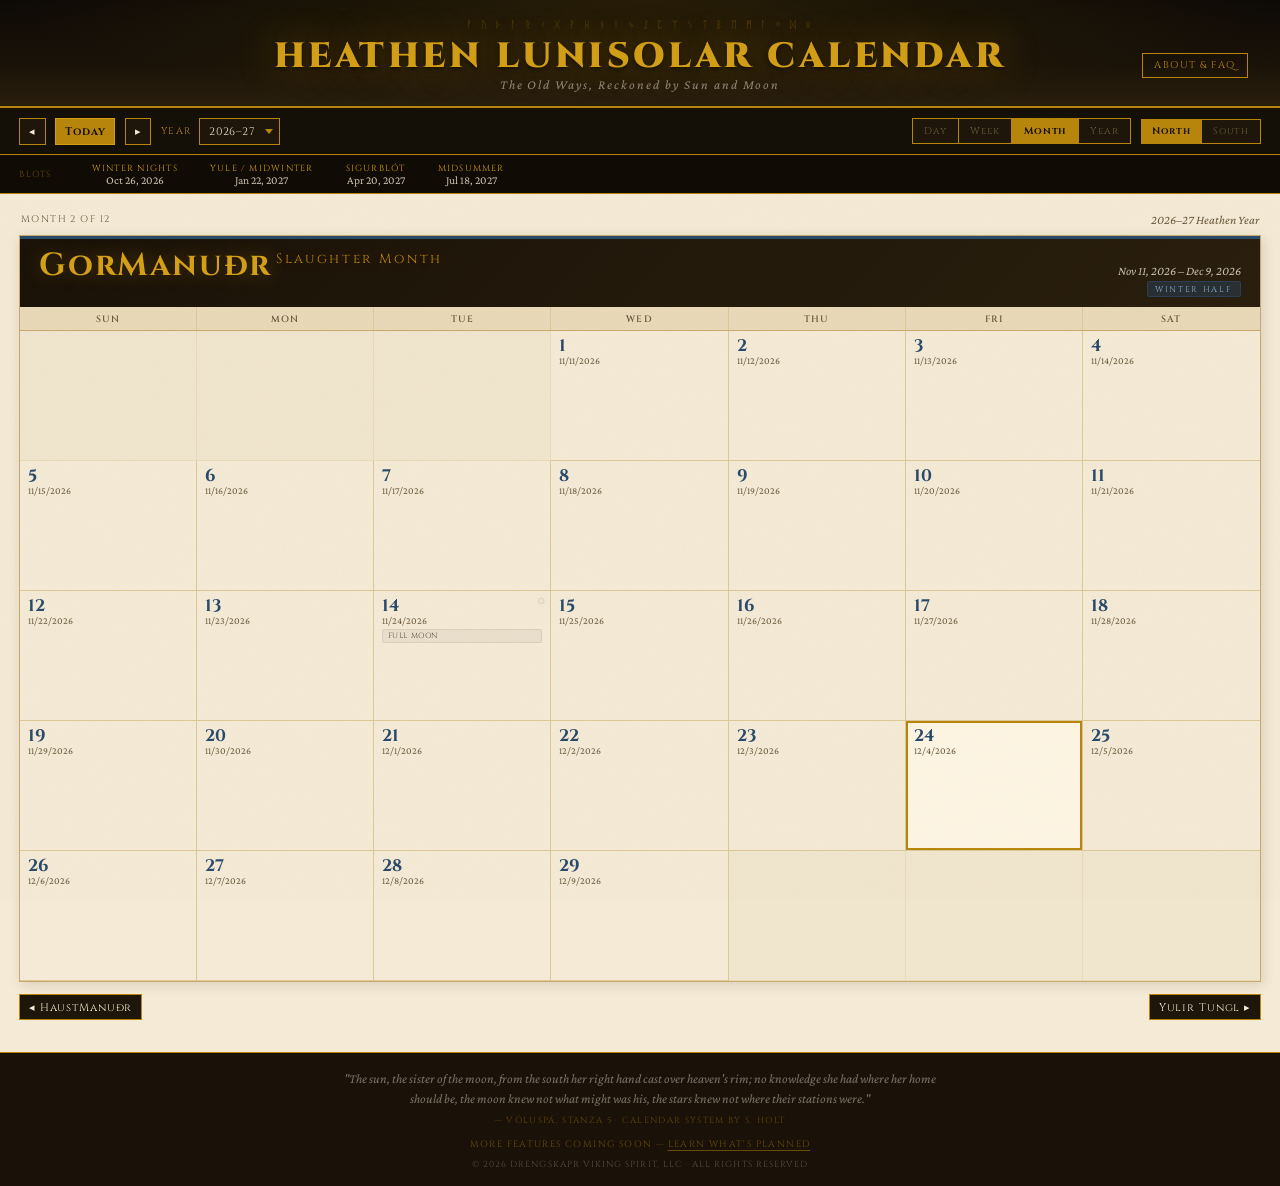
<file: heathen-calendar-v1.html>
<!DOCTYPE html>
<html lang="en">
<head>
<meta charset="UTF-8">
<meta name="viewport" content="width=device-width, initial-scale=1.0">
<title>Heathen Lunisolar Calendar</title>
<link rel="preconnect" href="https://fonts.googleapis.com">
<link href="https://fonts.googleapis.com/css2?family=Cinzel:wght@400;600;700;900&family=Crimson+Pro:ital,wght@0,300;0,400;0,600;1,300;1,400&display=swap" rel="stylesheet">
<style>
:root {
  --ink:#1a1208; --parchment:#f4ead5; --parchment-dark:#e8d9b8;
  --parchment-mid:#ede0c4; --gold:#b8860b; --gold-bright:#d4a017;
  --gold-pale:#f0d080; --rune-blue:#2a4a6b; --winter:#2a4a6b;
  --summer:#5a7a2b; --blot-red:#8b1a1a; --moon-silver:#c8c0b0;
  --text-body:#2a1f0e; --text-muted:#6b5a3e;
  --border:#c8a96e; --border-light:#ddc898;
  --tier-free:#6b5a3e; --tier-1:#b8860b; --tier-2:#2a4a6b;
}
*{box-sizing:border-box;margin:0;padding:0}
body{font-family:'Crimson Pro',Georgia,serif;background:var(--ink);color:var(--text-body);min-height:100vh;overflow-x:hidden}
body::before{content:'';position:fixed;inset:0;background-image:url("data:image/svg+xml,%3Csvg xmlns='http://www.w3.org/2000/svg' width='400' height='400'%3E%3Cfilter id='n'%3E%3CfeTurbulence type='fractalNoise' baseFrequency='0.9' numOctaves='4' stitchTiles='stitch'/%3E%3C/filter%3E%3Crect width='400' height='400' filter='url(%23n)' opacity='0.04'/%3E%3C/svg%3E");pointer-events:none;z-index:1000;mix-blend-mode:multiply}

/* ── HEADER ── */
#app-header{background:linear-gradient(180deg,#0d0a06 0%,#1a1208 60%,#2a1f0e 100%);border-bottom:2px solid var(--gold);padding:1.2rem 2rem 0.9rem;position:relative;overflow:hidden}
#app-header::before{content:'';position:absolute;inset:0;background:radial-gradient(ellipse at 50% 0%,rgba(184,134,11,.15) 0%,transparent 70%);pointer-events:none}
.header-inner{display:flex;align-items:center;justify-content:space-between;gap:1rem}
.header-center{flex:1;text-align:center}
.header-runes{text-align:center;font-family:'Cinzel',serif;font-size:.6rem;letter-spacing:.35em;color:var(--gold);opacity:.4;margin-bottom:.4rem}
.header-title{font-family:'Cinzel',serif;font-weight:900;font-size:clamp(1.3rem,3vw,2.2rem);color:var(--gold-bright);letter-spacing:.1em;text-transform:uppercase;line-height:1;text-shadow:0 0 40px rgba(212,160,23,.4),0 2px 4px rgba(0,0,0,.8)}
.header-subtitle{font-family:'Crimson Pro',serif;font-size:.82rem;font-style:italic;color:var(--moon-silver);opacity:.65;letter-spacing:.15em;margin-top:.2rem}
.header-tier-badge{display:none}

/* ── TOOLBAR ── */
#toolbar{background:#140f07;border-bottom:1px solid var(--gold);padding:.6rem 1.2rem;display:flex;align-items:center;gap:.75rem;flex-wrap:wrap;justify-content:space-between}
.toolbar-left,.toolbar-right{display:flex;align-items:center;gap:.6rem;flex-wrap:wrap}
.ctrl-label{font-family:'Cinzel',serif;font-size:.6rem;letter-spacing:.15em;color:var(--gold);text-transform:uppercase;white-space:nowrap}
select,button.tbtn{background:#1e160a;border:1px solid var(--gold);color:var(--parchment);font-family:'Cinzel',serif;font-size:.68rem;letter-spacing:.08em;padding:.3rem .55rem;cursor:pointer;transition:all .2s;appearance:none;-webkit-appearance:none}
select{padding-right:1.4rem;background-image:url("data:image/svg+xml,%3Csvg xmlns='http://www.w3.org/2000/svg' width='10' height='6'%3E%3Cpath d='M0 0l5 6 5-6z' fill='%23b8860b'/%3E%3C/svg%3E");background-repeat:no-repeat;background-position:right .4rem center;background-size:8px}
select:hover,button.tbtn:hover{background:#2a1f0e;border-color:var(--gold-bright);color:var(--gold-pale)}
button.tbtn.accent{background:var(--gold);border-color:var(--gold-bright);color:var(--ink);font-weight:700}
button.tbtn.accent:hover{background:var(--gold-bright)}
button.tbtn:disabled{opacity:.4;cursor:not-allowed}
button.tbtn:disabled:hover{background:#1e160a;border-color:var(--gold);color:var(--parchment)}
.view-tabs{display:flex;border:1px solid var(--gold);overflow:hidden}
.view-tabs button{background:#1e160a;border:none;border-right:1px solid var(--gold);color:var(--text-muted);font-family:'Cinzel',serif;font-size:.62rem;letter-spacing:.1em;padding:.3rem .7rem;cursor:pointer;transition:all .2s;white-space:nowrap}
.view-tabs button:last-child{border-right:none}
.view-tabs button.active{background:var(--gold);color:var(--ink);font-weight:700}
.view-tabs button:hover:not(.active){background:#2a1f0e;color:var(--gold-pale)}
.hem-toggle{display:flex;border:1px solid var(--gold);overflow:hidden}
.hem-toggle button{background:#1e160a;border:none;border-right:1px solid var(--gold);color:var(--text-muted);font-family:'Cinzel',serif;font-size:.6rem;letter-spacing:.1em;padding:.3rem .65rem;cursor:pointer;transition:all .2s;white-space:nowrap}
.hem-toggle button:last-child{border-right:none}
.hem-toggle button.active{background:var(--gold);color:var(--ink);font-weight:700}
.hem-toggle button:hover:not(.active){background:#2a1f0e;color:var(--gold-pale)}

/* ── BLOTS STRIP ── */
#blots-strip{background:#100c05;border-bottom:1px solid var(--gold);padding:.4rem 1.2rem;display:flex;gap:2rem;overflow-x:auto;scrollbar-width:none;align-items:center}
#blots-strip::-webkit-scrollbar{display:none}
.blot-chip{display:flex;flex-direction:column;align-items:center;gap:.05rem;flex-shrink:0;cursor:pointer}
.blot-chip:hover .blot-chip-name{color:var(--gold-pale)}
.blot-chip-name{font-family:'Cinzel',serif;font-size:.55rem;letter-spacing:.14em;color:var(--gold-bright);text-transform:uppercase;transition:color .15s}
.blot-chip-date{font-family:'Crimson Pro',serif;font-size:.72rem;color:var(--moon-silver)}
.strip-label{font-family:'Cinzel',serif;font-size:.55rem;letter-spacing:.15em;color:var(--gold);opacity:.5;text-transform:uppercase;margin-right:.5rem;flex-shrink:0}

/* ── MAIN CONTENT ── */
#calendar-container{background:var(--parchment);min-height:calc(100vh - 200px);padding:1.2rem 1.2rem 2rem}
#loading{display:flex;align-items:center;justify-content:center;min-height:300px;flex-direction:column;gap:1rem}
.loading-rune{font-family:'Cinzel',serif;font-size:2rem;color:var(--gold);animation:pulse 1.5s ease-in-out infinite}
@keyframes pulse{0%,100%{opacity:.3;transform:scale(.95)}50%{opacity:1;transform:scale(1.05)}}
.loading-text{font-family:'Crimson Pro',serif;font-style:italic;color:var(--text-muted);font-size:.9rem;letter-spacing:.1em}

/* ── MONTH VIEW ── */
.month-section{border:1px solid var(--border);background:var(--parchment);box-shadow:2px 3px 12px rgba(26,18,8,.12);position:relative;overflow:hidden}
.month-section::before{content:'';position:absolute;top:0;left:0;right:0;height:3px}
.month-section.winter-month::before{background:var(--winter)}
.month-section.summer-month::before{background:var(--summer)}
.month-section.intercalary-month::before{background:linear-gradient(90deg,var(--summer),var(--gold-bright))}
.month-header{background:linear-gradient(135deg,var(--ink) 0%,#2a1f0e 100%);padding:.85rem 1.2rem .65rem;display:flex;align-items:baseline;justify-content:space-between;flex-wrap:wrap;gap:.3rem}
.month-name{font-family:'Cinzel',serif;font-weight:700;font-size:clamp(1.3rem,3vw,2rem);color:var(--gold-bright);letter-spacing:.05em;text-shadow:0 0 20px rgba(212,160,23,.3);line-height:1}
.month-name sup{font-size:.42em;letter-spacing:.2em;color:var(--gold);font-weight:400;vertical-align:super;margin-left:.3em}
.month-meta{text-align:right}
.month-greg-range{font-family:'Crimson Pro',serif;font-size:.78rem;color:var(--moon-silver);font-style:italic}
.month-season-tag{font-family:'Cinzel',serif;font-size:.52rem;letter-spacing:.2em;text-transform:uppercase;padding:.1rem .45rem;border-radius:2px;display:inline-block;margin-top:.15rem}
.month-season-tag.winter{background:rgba(42,74,107,.4);color:#8ab4d4;border:1px solid rgba(42,74,107,.6)}
.month-season-tag.summer{background:rgba(90,122,43,.4);color:#a8c878;border:1px solid rgba(90,122,43,.6)}
.month-season-tag.intercalary{background:rgba(184,134,11,.3);color:var(--gold-pale);border:1px solid rgba(184,134,11,.5)}
.dow-row{display:grid;grid-template-columns:repeat(7,1fr);background:var(--parchment-dark);border-bottom:1px solid var(--border)}
.dow-cell{text-align:center;padding:.32rem 0;font-family:'Cinzel',serif;font-size:.58rem;font-weight:600;letter-spacing:.12em;color:var(--text-muted);text-transform:uppercase;border-right:1px solid var(--border-light)}
.dow-cell:last-child{border-right:none}
.cal-grid{display:grid;grid-template-columns:repeat(7,1fr)}
.cal-cell{min-height:130px;border-right:1px solid var(--border-light);border-bottom:1px solid var(--border-light);padding:.4rem .5rem;position:relative;transition:background .15s;background:var(--parchment)}
.cal-cell:nth-child(7n){border-right:none}
.cal-cell.empty{background:var(--parchment-mid);opacity:.45}
.cal-cell:hover:not(.empty){background:#f8f0de;cursor:pointer}
.cal-cell.today{background:#fdf5e2;box-shadow:inset 0 0 0 2px var(--gold)}
.cal-cell.blot-day{background:linear-gradient(135deg,#fdf0e8 0%,#f8e4d4 100%)}
.cal-cell.blot-day.blot-main{background:linear-gradient(135deg,#fce8dc 0%,#f0d0bc 100%);box-shadow:inset 0 0 0 1px rgba(139,26,26,.3)}
.day-heathen{font-family:'Cinzel',serif;font-weight:700;font-size:1.05rem;color:var(--ink);line-height:1;display:inline-block}
.cal-cell.winter-day .day-heathen{color:var(--rune-blue)}
.cal-cell.summer-day .day-heathen{color:#3a5a1a}
.cal-cell.blot-day .day-heathen{color:var(--blot-red)}
.day-greg{font-family:'Crimson Pro',serif;font-size:.62rem;color:var(--text-muted);display:block;line-height:1;margin-top:.04rem}
.cell-events{margin-top:.22rem;display:flex;flex-direction:column;gap:.12rem}
.event-tag{font-family:'Cinzel',serif;font-size:.48rem;letter-spacing:.07em;padding:.08rem .28rem;border-radius:2px;white-space:nowrap;overflow:hidden;text-overflow:ellipsis;text-transform:uppercase}
.event-tag.blot{background:rgba(139,26,26,.12);color:var(--blot-red);border:1px solid rgba(139,26,26,.25);font-weight:600}
.event-tag.full-moon{background:rgba(200,192,176,.25);color:#5a5040;border:1px solid rgba(200,192,176,.5)}
.event-tag.solstice{background:rgba(180,100,20,.12);color:#804010;border:1px solid rgba(180,100,20,.3)}
.event-tag.equinox{background:rgba(80,140,60,.12);color:#3a6020;border:1px solid rgba(80,140,60,.3)}
.moon-symbol{position:absolute;top:.22rem;right:.32rem;font-size:.85rem;line-height:1;color:var(--moon-silver);filter:drop-shadow(0 0 3px rgba(200,192,176,.6))}

/* ── DAY VIEW ── */
.day-view{max-width:640px;margin:0 auto}
.day-view-header{background:linear-gradient(135deg,var(--ink) 0%,#2a1f0e 100%);border:1px solid var(--border);padding:1.4rem 1.6rem;margin-bottom:1rem;position:relative}
.day-view-header::before{content:'';position:absolute;top:0;left:0;right:0;height:3px}
.day-view-header.winter-month::before{background:var(--winter)}
.day-view-header.summer-month::before{background:var(--summer)}
.day-view-date-num{font-family:'Cinzel',serif;font-weight:900;font-size:5rem;color:var(--gold-bright);line-height:1;text-shadow:0 0 40px rgba(212,160,23,.3)}
.day-view-month{font-family:'Cinzel',serif;font-size:1.2rem;color:var(--gold);letter-spacing:.08em;margin-top:.2rem}
.day-view-greg{font-family:'Crimson Pro',serif;font-style:italic;font-size:1rem;color:var(--moon-silver);margin-top:.3rem}
.day-view-season{font-family:'Cinzel',serif;font-size:.6rem;letter-spacing:.2em;text-transform:uppercase;margin-top:.5rem;display:inline-block;padding:.15rem .5rem;border-radius:2px}
.day-view-season.winter{background:rgba(42,74,107,.4);color:#8ab4d4;border:1px solid rgba(42,74,107,.6)}
.day-view-season.summer{background:rgba(90,122,43,.4);color:#a8c878;border:1px solid rgba(90,122,43,.6)}
.day-events-panel{border:1px solid var(--border);background:var(--parchment)}
.day-events-header{background:var(--parchment-dark);border-bottom:1px solid var(--border);padding:.5rem 1rem;font-family:'Cinzel',serif;font-size:.65rem;letter-spacing:.2em;color:var(--text-muted);text-transform:uppercase}
.day-event-item{padding:.7rem 1rem;border-bottom:1px solid var(--border-light);display:flex;align-items:center;gap:.75rem}
.day-event-item:last-child{border-bottom:none}
.day-event-dot{width:10px;height:10px;border-radius:50%;flex-shrink:0}
.dot-blot{background:var(--blot-red)}.dot-moon{background:var(--moon-silver);border:1px solid var(--text-muted)}.dot-solar{background:var(--gold)}
.day-event-name{font-family:'Cinzel',serif;font-size:.75rem;color:var(--ink);letter-spacing:.06em}
.day-event-sub{font-family:'Crimson Pro',serif;font-size:.8rem;color:var(--text-muted);font-style:italic;margin-top:.1rem}
.day-no-events{padding:1.2rem 1rem;font-family:'Crimson Pro',serif;font-style:italic;color:var(--text-muted);font-size:.95rem}
.day-nav{display:flex;justify-content:space-between;margin-top:1rem}
.day-nav button{background:transparent;border:1px solid var(--border);color:var(--text-muted);font-family:'Cinzel',serif;font-size:.65rem;letter-spacing:.12em;padding:.4rem .9rem;cursor:pointer;transition:all .2s;text-transform:uppercase}
.day-nav button:hover{border-color:var(--gold);color:var(--gold-bright);background:#fdf5e2}

/* ── WEEK VIEW ── */
.week-header{background:linear-gradient(135deg,var(--ink) 0%,#2a1f0e 100%);border:1px solid var(--border);padding:.7rem 1.2rem;margin-bottom:.75rem;display:flex;justify-content:space-between;align-items:center}
.week-title{font-family:'Cinzel',serif;font-size:1rem;color:var(--gold-bright);letter-spacing:.06em}
.week-subtitle{font-family:'Crimson Pro',serif;font-style:italic;font-size:.85rem;color:var(--moon-silver)}
.week-grid{display:grid;grid-template-columns:repeat(7,1fr);border:1px solid var(--border);overflow:hidden}
.week-dow-cell{background:var(--parchment-dark);border-bottom:1px solid var(--border);border-right:1px solid var(--border-light);padding:.3rem .4rem;text-align:center}
.week-dow-cell:last-child{border-right:none}
.week-dow-name{font-family:'Cinzel',serif;font-size:.55rem;letter-spacing:.12em;color:var(--text-muted);text-transform:uppercase}
.week-dow-greg{font-family:'Crimson Pro',serif;font-size:.7rem;color:var(--text-muted);margin-top:.1rem}
.week-day-cell{min-height:140px;border-right:1px solid var(--border-light);border-bottom:1px solid var(--border-light);padding:.35rem .4rem;background:var(--parchment);position:relative;transition:background .15s;cursor:pointer}
.week-day-cell:nth-child(7n){border-right:none}
.week-day-cell:hover{background:#f8f0de}
.week-day-cell.today{background:#fdf5e2;box-shadow:inset 0 0 0 2px var(--gold)}
.week-day-cell.blot-day{background:linear-gradient(135deg,#fdf0e8 0%,#f8e4d4 100%)}
.week-day-cell.blot-main{background:linear-gradient(135deg,#fce8dc 0%,#f0d0bc 100%);box-shadow:inset 0 0 0 1px rgba(139,26,26,.3)}
.week-day-cell.other-month{background:var(--parchment-mid);opacity:.55}
.week-heathen{font-family:'Cinzel',serif;font-weight:700;font-size:1.5rem;line-height:1;color:var(--ink)}
.week-heathen.winter-h{color:var(--rune-blue)}.week-heathen.summer-h{color:#3a5a1a}.week-heathen.blot-h{color:var(--blot-red)}
.week-month-label{font-family:'Crimson Pro',serif;font-size:.68rem;color:var(--gold);margin-top:.15rem;font-style:italic}
.week-cell-events{margin-top:.35rem;display:flex;flex-direction:column;gap:.15rem}
.week-moon{position:absolute;top:.3rem;right:.4rem;font-size:1rem;color:var(--moon-silver);filter:drop-shadow(0 0 3px rgba(200,192,176,.6))}
.week-nav{display:flex;justify-content:space-between;margin-top:.75rem}
.week-nav button{background:transparent;border:1px solid var(--border);color:var(--text-muted);font-family:'Cinzel',serif;font-size:.65rem;letter-spacing:.12em;padding:.38rem .85rem;cursor:pointer;transition:all .2s;text-transform:uppercase}
.week-nav button:hover{border-color:var(--gold);color:var(--gold-bright);background:#fdf5e2}

/* ── YEAR VIEW ── */
.year-view-header{display:flex;justify-content:space-between;align-items:center;margin-bottom:1rem;flex-wrap:wrap;gap:.5rem}
.year-view-title{font-family:'Cinzel',serif;font-weight:700;font-size:1.3rem;color:var(--ink);letter-spacing:.06em}
.year-view-actions{display:flex;gap:.5rem;align-items:center}
.year-months-grid{display:flex;flex-direction:column;gap:2rem}
.year-month-card{width:100%;border:1px solid var(--border);background:var(--parchment);box-shadow:2px 3px 12px rgba(26,18,8,.12);position:relative;overflow:hidden}
.year-month-card::before{content:'';position:absolute;top:0;left:0;right:0;height:3px}
.year-month-card.winter-month::before{background:var(--winter)}
.year-month-card.summer-month::before{background:var(--summer)}
.year-month-card.intercalary-month::before{background:linear-gradient(90deg,var(--summer),var(--gold-bright))}
.print-btn{background:var(--gold);border:none;color:var(--ink);font-family:'Cinzel',serif;font-size:.65rem;font-weight:700;letter-spacing:.14em;padding:.38rem 1rem;cursor:pointer;text-transform:uppercase;transition:all .2s;display:flex;align-items:center;gap:.4rem}
.print-btn:hover{background:var(--gold-bright)}
.print-btn svg{width:13px;height:13px}

/* ── FOOTER ── */
#app-footer{background:var(--ink);border-top:1px solid var(--gold);padding:1rem 1.5rem;text-align:center}
.footer-quote{font-family:'Crimson Pro',serif;font-style:italic;font-size:.82rem;color:var(--moon-silver);opacity:.55;max-width:600px;margin:0 auto .35rem;line-height:1.5}
.footer-credit{font-family:'Cinzel',serif;font-size:.55rem;letter-spacing:.15em;color:var(--gold);opacity:.45;text-transform:uppercase}

/* tier/export CSS removed for v1 */

/* toast removed for v1 */

/* ── RESPONSIVE ── */
@media(max-width:600px){
  #toolbar{padding:.45rem .75rem;gap:.4rem}
  #calendar-container{padding:.6rem .6rem 1.5rem}
  .cal-cell{min-height:80px;padding:.22rem}
  .day-heathen{font-size:.9rem}
  .week-day-cell{min-height:100px}
  .year-months-grid{gap:1.2rem}
  .tier-cards{grid-template-columns:1fr}
  .header-inner{flex-direction:column;align-items:center;text-align:center}
  .header-tier-badge{order:-1}
}

/* ── PRINT ── */
@media print {
  @page{size:A4 landscape;margin:10mm 12mm}
  *{-webkit-print-color-adjust:exact!important;print-color-adjust:exact!important}
  body{background:white!important;color:#000!important}
  body::before{display:none!important}
  #app-header,#toolbar,#blots-strip,#app-footer,.modal-overlay,#toast{display:none!important}
  #calendar-container{padding:0!important;background:white!important;min-height:0!important}
  /* Hide everything that isn't the year view */
  .month-section,.day-view,.week-view,.day-nav,.week-nav{display:none!important}

  /* ── Year view wrapper ── */
  .year-view{display:block!important}
  .year-view-header{
    margin-bottom:5mm!important;
    display:flex!important;
    justify-content:space-between!important;
    align-items:center!important;
    border-bottom:1pt solid #888!important;
    padding-bottom:3mm!important;
  }
  .year-view-title{
    font-family:'Cinzel',serif!important;
    font-size:13pt!important;
    color:#1a1208!important;
    font-weight:700!important;
    letter-spacing:.05em!important;
  }
  .print-btn,.year-view-actions{display:none!important}

  /* ── One card per page, full width ── */
  .year-months-grid{display:block!important}
  .year-month-card{
    display:block!important;
    width:100%!important;
    box-sizing:border-box!important;
    break-before:page!important;
    page-break-before:always!important;
    break-inside:avoid!important;
    page-break-inside:avoid!important;
    box-shadow:none!important;
    border:1pt solid #bbb!important;
    transform:none!important;
    cursor:default!important;
    margin:0!important;
    overflow:visible!important;
  }
  .year-month-card:first-child{
    break-before:avoid!important;
    page-break-before:avoid!important;
  }
  /* Season accent bar */
  .year-month-card::before{height:4pt!important;display:block!important}
  .year-month-card.winter-month::before{background:#2a4a6b!important}
  .year-month-card.summer-month::before{background:#5a7a2b!important}
  .year-month-card.intercalary-month::before{background:#b8860b!important}

  /* ── Month header ── */
  .month-header{
    background:#1a1208!important;
    padding:3mm 5mm 2.5mm!important;
    display:flex!important;
    align-items:baseline!important;
    justify-content:space-between!important;
    flex-wrap:wrap!important;
    gap:2mm!important;
  }
  .month-name{
    font-family:'Cinzel',serif!important;
    font-size:16pt!important;
    color:#d4a017!important;
    letter-spacing:.05em!important;
    line-height:1!important;
    text-shadow:none!important;
  }
  .month-name sup{
    font-size:7pt!important;
    color:#b8860b!important;
    letter-spacing:.15em!important;
  }
  .month-meta{text-align:right!important}
  .month-greg-range{
    font-family:'Crimson Pro',serif!important;
    font-size:9pt!important;
    color:#c8c0b0!important;
    font-style:italic!important;
  }
  .month-season-tag{
    font-family:'Cinzel',serif!important;
    font-size:6pt!important;
    letter-spacing:.15em!important;
    padding:.5mm 2mm!important;
    border-radius:1pt!important;
    display:inline-block!important;
    margin-top:1mm!important;
  }
  .month-season-tag.winter{background:rgba(42,74,107,.35)!important;color:#8ab4d4!important;border:0.5pt solid rgba(42,74,107,.5)!important}
  .month-season-tag.summer{background:rgba(90,122,43,.35)!important;color:#7aaa48!important;border:0.5pt solid rgba(90,122,43,.5)!important}
  .month-season-tag.intercalary{background:rgba(184,134,11,.25)!important;color:#b8860b!important;border:0.5pt solid rgba(184,134,11,.4)!important}

  /* ── Day-of-week header row ── */
  .dow-row{
    display:grid!important;
    grid-template-columns:repeat(7,1fr)!important;
    background:#e8d9b8!important;
    border-bottom:0.5pt solid #bbb!important;
  }
  .dow-cell{
    text-align:center!important;
    padding:1.5mm 0!important;
    font-family:'Cinzel',serif!important;
    font-size:7.5pt!important;
    font-weight:600!important;
    letter-spacing:.1em!important;
    color:#6b5a3e!important;
    text-transform:uppercase!important;
    border-right:0.5pt solid #ccc!important;
  }
  .dow-cell:last-child{border-right:none!important}

  /* ── Calendar cell grid ── */
  .cal-grid{
    display:grid!important;
    grid-template-columns:repeat(7,1fr)!important;
    border-left:0.5pt solid #ccc!important;
    border-top:0.5pt solid #ccc!important;
  }
  .cal-cell{
    min-height:22mm!important;
    border-right:0.5pt solid #ccc!important;
    border-bottom:0.5pt solid #ccc!important;
    padding:1.5mm 1.5mm!important;
    position:relative!important;
    background:#f4ead5!important;
    box-shadow:none!important;
    cursor:default!important;
  }
  .cal-cell:nth-child(7n){border-right:none!important}
  .cal-cell.empty{background:#ede0c4!important;opacity:.5!important}
  .cal-cell.today{background:#fdf5e2!important;box-shadow:inset 0 0 0 1.5pt #b8860b!important}
  .cal-cell.blot-day{background:linear-gradient(135deg,#fdf0e8 0%,#f5dcc8 100%)!important}
  .cal-cell.blot-day.blot-main{background:linear-gradient(135deg,#fce8dc 0%,#eecdb0 100%)!important;box-shadow:inset 0 0 0 1pt rgba(139,26,26,.35)!important}

  /* Day number */
  .day-heathen{
    font-family:'Cinzel',serif!important;
    font-weight:700!important;
    font-size:11pt!important;
    color:#1a1208!important;
    line-height:1!important;
    display:inline-block!important;
  }
  .cal-cell.winter-day .day-heathen{color:#2a4a6b!important}
  .cal-cell.summer-day .day-heathen{color:#3a5a1a!important}
  .cal-cell.blot-day .day-heathen{color:#8b1a1a!important}

  /* Gregorian date below heathen number */
  .day-greg{
    font-family:'Crimson Pro',serif!important;
    font-size:6.5pt!important;
    color:#6b5a3e!important;
    display:block!important;
    line-height:1.2!important;
    margin-top:.5mm!important;
  }

  /* Full moon symbol */
  .moon-symbol{
    position:absolute!important;
    top:1.5mm!important;
    right:1.5mm!important;
    font-size:8pt!important;
    color:#a0987a!important;
    filter:none!important;
  }

  /* Event tags inside cells */
  .cell-events{
    margin-top:1mm!important;
    display:flex!important;
    flex-direction:column!important;
    gap:.5mm!important;
  }
  .event-tag{
    font-family:'Cinzel',serif!important;
    font-size:5pt!important;
    letter-spacing:.04em!important;
    padding:.4mm 1mm!important;
    border-radius:1pt!important;
    white-space:nowrap!important;
    overflow:hidden!important;
    text-overflow:ellipsis!important;
    text-transform:uppercase!important;
    display:block!important;
  }
  .event-tag.blot{
    background:rgba(139,26,26,.1)!important;
    color:#8b1a1a!important;
    border:0.5pt solid rgba(139,26,26,.3)!important;
    font-weight:700!important;
  }
  .event-tag.full-moon{
    background:rgba(200,192,176,.2)!important;
    color:#5a5040!important;
    border:0.5pt solid rgba(200,192,176,.5)!important;
  }
  .event-tag.solstice{
    background:rgba(180,100,20,.1)!important;
    color:#804010!important;
    border:0.5pt solid rgba(180,100,20,.3)!important;
  }
  .event-tag.equinox{
    background:rgba(80,140,60,.1)!important;
    color:#3a6020!important;
    border:0.5pt solid rgba(80,140,60,.3)!important;
  }
}
</style>
</head>
<body>

<!-- ═══════════ HEADER ═══════════ -->
<div id="app-header">
  <div class="header-runes">ᚠ ᚢ ᚦ ᚨ ᚱ ᚲ ᚷ ᚹ ᚺ ᚾ ᛁ ᛃ ᛇ ᛈ ᛉ ᛊ ᛏ ᛒ ᛖ ᛗ ᛚ ᛜ ᛞ ᛟ</div>
  <div class="header-inner">
    <div style="width:140px"></div>
    <div class="header-center">
      <div class="header-title">Heathen Lunisolar Calendar</div>
      <div class="header-subtitle">The Old Ways, Reckoned by Sun and Moon</div>
    </div>
    <div style="width:140px;display:flex;justify-content:flex-end;align-items:center">
      <a href="heathen-calendar-about.html" style="font-family:'Cinzel',serif;font-size:.62rem;letter-spacing:.15em;color:var(--gold);text-decoration:none;text-transform:uppercase;border:1px solid var(--gold);padding:.28rem .7rem;transition:all .2s;white-space:nowrap" onmouseover="this.style.background='rgba(184,134,11,.15)'" onmouseout="this.style.background='transparent'">About & FAQ</a>
    </div>
  </div>
</div>

<!-- ═══════════ TOOLBAR ═══════════ -->
<div id="toolbar">
  <div class="toolbar-left">
    <button class="tbtn" id="prev-btn">◂</button>
    <button class="tbtn accent" id="today-btn">Today</button>
    <button class="tbtn" id="next-btn">▸</button>
    <div id="year-ctrl" style="display:flex;align-items:center;gap:.4rem">
      <span class="ctrl-label">Year</span>
      <select id="year-select"></select>
    </div>
  </div>
  <div class="toolbar-right">
    <div class="view-tabs">
      <button id="tab-day">Day</button>
      <button id="tab-week">Week</button>
      <button id="tab-month" class="active">Month</button>
      <button id="tab-year">Year</button>
    </div>
    <div class="hem-toggle">
      <button id="hem-north" class="active">North</button>
      <button id="hem-south">South</button>
    </div>
    <button class="tbtn" id="export-btn" style="display:none"></button>
  </div>
</div>

<!-- ═══════════ BLOTS STRIP ═══════════ -->
<div id="blots-strip"><span class="strip-label">Blots</span></div>

<!-- ═══════════ CALENDAR ═══════════ -->
<div id="calendar-container">
  <div id="loading">
    <div class="loading-rune">ᛟ</div>
    <div class="loading-text">Reckoning the moons...</div>
  </div>
  <div id="view-root" style="display:none"></div>
</div>

<!-- ═══════════ FOOTER ═══════════ -->
<div id="app-footer">
  <div class="footer-quote">"The sun, the sister of the moon, from the south her right hand cast over heaven's rim; no knowledge she had where her home should be, the moon knew not what might was his, the stars knew not where their stations were."</div>
  <div class="footer-credit">— Völuspá, Stanza 5 · Calendar system by S. Holt</div>
  <div style="margin-top:.75rem;font-family:'Cinzel',serif;font-size:.58rem;letter-spacing:.15em;color:var(--gold);opacity:.5;text-transform:uppercase">
    More features coming soon — <a href="about.html" style="color:var(--gold);text-decoration:underline;text-underline-offset:3px">learn what's planned</a>
  </div>
  <div style="margin-top:.5rem;font-family:'Cinzel',serif;font-size:.55rem;letter-spacing:.12em;color:var(--moon-silver);opacity:.35;text-transform:uppercase">
    &copy; <span id="copy-year"></span> Drengskapr Viking Spirit, LLC · All Rights Reserved
  </div>
</div>

<!-- v1: tier and export modals removed -->
<div id="toast"></div>

<script>
/* ════════════════════════════════════════════
   v1 — tier and export functionality removed
   ════════════════════════════════════════════ */
function showToast(){}
function openModal(){}
function closeModal(){}
function openExportModal(){}
function openTierModal(){}
function canAccess(){ return false; }
function updateTierUI(){}
function updateExportLockUI(){}
function populateExportWhat(){}

function showToast(msg, duration=3000) {
  const t = document.getElementById('toast');
  t.textContent = msg;
  t.classList.add('show');
  setTimeout(() => t.classList.remove('show'), duration);
}

/* ════════════════════════════════════════════
   ASTRONOMICAL ENGINE  (Jean Meeus)
   ════════════════════════════════════════════ */
function julianDay(year,month,day){if(month<=2){year-=1;month+=12}const A=Math.floor(year/100);const B=2-A+Math.floor(A/4);return Math.floor(365.25*(year+4716))+Math.floor(30.6001*(month+1))+day+B-1524.5}
function jdToDate(jd){const jd1=jd+0.5;const Z=Math.floor(jd1);const F=jd1-Z;let A;if(Z<2299161){A=Z}else{const alpha=Math.floor((Z-1867216.25)/36524.25);A=Z+1+alpha-Math.floor(alpha/4)}const B=A+1524;const C=Math.floor((B-122.1)/365.25);const D=Math.floor(365.25*C);const E=Math.floor((B-D)/30.6001);const day=B-D-Math.floor(30.6001*E);const month=E<14?E-1:E-13;const year=month>2?C-4716:C-4715;return{year,month,day,hours:(F*24)}}
function deg2rad(d){return d*Math.PI/180}
function newMoonJD(k){const T=k/1236.85;const T2=T*T;const T3=T2*T;const T4=T3*T;let JDE=2451550.09766+29.530588861*k+0.00015437*T2-0.000000150*T3+0.00000000073*T4;const M=deg2rad(2.5534+29.10535670*k-0.0000014*T2-0.00000011*T3);const Mp=deg2rad(201.5643+385.81693528*k+0.0107582*T2+0.00001238*T3-0.000000058*T4);const F=deg2rad(160.7108+390.67050284*k-0.0016118*T2-0.00000227*T3+0.000000011*T4);const Om=deg2rad(124.7746-1.56375588*k+0.0020672*T2+0.00000215*T3);JDE+=-0.40720*Math.sin(Mp)+0.17241*Math.sin(M)+0.01608*Math.sin(2*Mp)+0.01039*Math.sin(2*F)+0.00739*Math.sin(Mp-M)-0.00514*Math.sin(Mp+M)+0.00208*Math.sin(2*M)-0.00111*Math.sin(Mp-2*F)-0.00057*Math.sin(Mp+2*F)+0.00056*Math.sin(2*Mp+M)-0.00042*Math.sin(3*Mp)+0.00042*Math.sin(M+2*F)+0.00038*Math.sin(M-2*F)-0.00024*Math.sin(2*Mp-M)-0.00017*Math.sin(Om)-0.00007*Math.sin(Mp+2*M)+0.00004*Math.sin(2*Mp-2*F)+0.00004*Math.sin(3*M)+0.00003*Math.sin(Mp+M-2*F)+0.00003*Math.sin(2*Mp+2*F)-0.00003*Math.sin(Mp+M+2*F)+0.00003*Math.sin(Mp-M+2*F)-0.00002*Math.sin(Mp-M-2*F)-0.00002*Math.sin(3*Mp+M)+0.00002*Math.sin(4*Mp);return JDE}
function fullMoonJD(k){const kf=k+0.5;const T=kf/1236.85;const T2=T*T;let JDE=2451550.09766+29.530588861*kf+0.00015437*T2;const M=deg2rad(2.5534+29.10535670*kf-0.0000014*T2);const Mp=deg2rad(201.5643+385.81693528*kf+0.0107582*T2);const F=deg2rad(160.7108+390.67050284*kf-0.0016118*T2);const Om=deg2rad(124.7746-1.56375588*kf+0.0020672*T2);JDE+=-0.40614*Math.sin(Mp)+0.17302*Math.sin(M)+0.01614*Math.sin(2*Mp)+0.01043*Math.sin(2*F)+0.00734*Math.sin(Mp-M)-0.00515*Math.sin(Mp+M)+0.00209*Math.sin(2*M)-0.00111*Math.sin(Mp-2*F)-0.00057*Math.sin(Mp+2*F)+0.00056*Math.sin(2*Mp+M)-0.00042*Math.sin(3*Mp)+0.00042*Math.sin(M+2*F)+0.00038*Math.sin(M-2*F)-0.00024*Math.sin(2*Mp-M)-0.00017*Math.sin(Om)-0.00007*Math.sin(Mp+2*M);return JDE}
function getSolarEvent(year,eventType){const Y=(year-2000)/1000;const Y2=Y*Y;const Y3=Y2*Y;const Y4=Y3*Y;const bases=[2451623.80984+365242.37404*Y+0.05169*Y2-0.00411*Y3-0.00057*Y4,2451716.56767+365241.62603*Y+0.00325*Y2+0.00888*Y3-0.00030*Y4,2451810.21715+365242.01767*Y-0.11575*Y2+0.00337*Y3+0.00078*Y4,2451900.05952+365242.74049*Y-0.06223*Y2-0.00823*Y3+0.00032*Y4];let JDE0=bases[eventType];const T=(JDE0-2451545.0)/36525;const W=deg2rad(35999.373*T-2.47);const delta=1+0.0334*Math.cos(W)+0.0007*Math.cos(2*W);const S=485*Math.cos(deg2rad(324.96+1934.136*T))+203*Math.cos(deg2rad(337.23+32964.467*T))+199*Math.cos(deg2rad(342.08+20.186*T))+182*Math.cos(deg2rad(27.85+445267.112*T))+156*Math.cos(deg2rad(73.14+45036.886*T))+136*Math.cos(deg2rad(171.52+22518.443*T))+77*Math.cos(deg2rad(222.54+65928.934*T))+74*Math.cos(deg2rad(296.72+3034.906*T))+70*Math.cos(deg2rad(243.58+9037.513*T))+58*Math.cos(deg2rad(119.81+33718.147*T))+52*Math.cos(deg2rad(297.17+150.678*T))+50*Math.cos(deg2rad(21.02+2281.226*T));return JDE0+(0.00001*S)/delta}
function getNextNewMoonAfter(afterJD){const refJD=2451550.09766;let k=Math.floor((afterJD-refJD)/29.530588861);for(let i=0;i<5;i++){const jd=newMoonJD(k+i);if(jd>afterJD)return jd}return afterJD+29.5}
function getFullMoonAfter(afterJD){const refJD=2451550.09766;let k=Math.floor((afterJD-refJD)/29.530588861);for(let i=0;i<5;i++){const jd=fullMoonJD(k+i);if(jd>afterJD)return jd}return afterJD+14.75}
function todayJD(){const n=new Date();return julianDay(n.getFullYear(),n.getMonth()+1,n.getDate())+0.5}

/* ════════════════════════════════════════════
   MONTH NAME DATA
   ════════════════════════════════════════════ */
const MONTH_NAMES=[
  {name:"HaustManuðr",season:"winter",meaning:"Harvest Month"},
  {name:"GorManuðr",season:"winter",meaning:"Slaughter Month"},
  {name:"Yulir Tungl",season:"winter",meaning:"Yule Moon"},
  {name:"JolManuðr",season:"winter",meaning:"Yule Month"},
  {name:"Mörsugur",season:"winter",meaning:"Fat-Sucking Month"},
  {name:"GoaManuðr",season:"winter",meaning:"Gói's Month"},
  {name:"EinMánuður",season:"summer",meaning:"First Month"},
  {name:"HarpaMánuður",season:"summer",meaning:"Harpa's Month"},
  {name:"SkerplaMánuður",season:"summer",meaning:"Skerpla's Month"},
  {name:"SolMánuður",season:"summer",meaning:"Sun Month"},
  {name:"Heyannir",season:"summer",meaning:"Hay Month"},
  {name:"Tvímánuður",season:"summer",meaning:"Second Month"},
];
const SUMARAUKI={name:"Sumarauki",season:"summer",meaning:"Summer's Extension",intercalary:true};
const VETRAUKI={name:"Vetrauki",season:"winter",meaning:"Winter's Extension",intercalary:true};
const BLOT_NAMES_NH={autumnal:"Winter Nights",winter:"Yule / Midwinter",spring:"Sigurblót",summer:"Midsummer"};
const BLOT_NAMES_SH={autumnal:"Midsummer",winter:"Sigurblót",spring:"Winter Nights",summer:"Yule / Midwinter"};

/* ════════════════════════════════════════════
   CALENDAR ENGINE
   ════════════════════════════════════════════ */
const _cache={};
function computeHeathenYear(gregYear,hemisphere){
  const key=`${gregYear}-${hemisphere}`;
  if(_cache[key])return _cache[key];
  const isNH=hemisphere==='north';
  const triggerType=isNH?2:0;
  const equinoxJD=getSolarEvent(gregYear,triggerType);
  const firstNewMoon=getNextNewMoonAfter(equinoxJD);
  const yearStartJD=firstNewMoon+2;
  const months=[];
  let curNM=firstNewMoon;
  for(let i=0;i<14;i++){
    const startJD=curNM+2;
    const nextNM=getNextNewMoonAfter(curNM+20);
    const fm=getFullMoonAfter(curNM);
    months.push({newMoonJD:curNM,startJD,endJD:nextNM+1,fullMoonJD:fm,length:Math.round(nextNM-curNM)});
    curNM=nextNM;
    if(startJD>yearStartJD+400)break;
  }
  const nextEqJD=getSolarEvent(gregYear+1,triggerType);
  const nextFirstNM=getNextNewMoonAfter(nextEqJD);
  const nextYearStartJD=nextFirstNM+2;
  const yearMonths=months.filter(m=>m.startJD<nextYearStartJD);
  const is13Month=yearMonths.length>=13;
  const SE={};
  if(isNH){
    SE.autumnal=getSolarEvent(gregYear,2);SE.winter=getSolarEvent(gregYear,3);
    SE.spring=getSolarEvent(gregYear+1,0);SE.summer=getSolarEvent(gregYear+1,1);
  }else{
    SE.autumnal=getSolarEvent(gregYear,0);SE.winter=getSolarEvent(gregYear,1);
    SE.spring=getSolarEvent(gregYear,2);SE.summer=getSolarEvent(gregYear,3);
    if(SE.spring<yearStartJD)SE.spring=getSolarEvent(gregYear+1,2);
    if(SE.summer<yearStartJD)SE.summer=getSolarEvent(gregYear+1,3);
  }
  function getBlotFM(solarEventJD){
    // Find the lunar month that CONTAINS the solar event (startJD <= event < endJD)
    // The blot falls on the full moon of the FOLLOWING month.
    let idx=-1;
    for(let i=0;i<yearMonths.length;i++){
      if(solarEventJD>=yearMonths[i].startJD&&solarEventJD<yearMonths[i].endJD){idx=i;break}
    }
    if(idx>=0&&idx+1<yearMonths.length)return yearMonths[idx+1].fullMoonJD;
    // Edge case: solar event near year boundary — skip to next new moon then get its full moon
    const nextNM=getNextNewMoonAfter(solarEventJD);
    return getFullMoonAfter(nextNM);
  }  const BN=isNH?BLOT_NAMES_NH:BLOT_NAMES_SH;
  const blots=[
    {jd:getBlotFM(SE.autumnal),name:BN.autumnal},
    {jd:getBlotFM(SE.winter),name:BN.winter},
    {jd:getBlotFM(SE.spring),name:BN.spring},
    {jd:getBlotFM(SE.summer),name:BN.summer},
  ];
  const solarEvents=[
    {jd:SE.autumnal,name:isNH?"Autumnal Equinox":"Spring Equinox"},
    {jd:SE.winter,name:isNH?"Winter Solstice":"Summer Solstice"},
    {jd:SE.spring,name:isNH?"Spring Equinox":"Autumnal Equinox"},
    {jd:SE.summer,name:isNH?"Summer Solstice":"Winter Solstice"},
  ];
  const baseNames=[...MONTH_NAMES];
  let namedMonths;
  if(is13Month){
    const ic=isNH?SUMARAUKI:VETRAUKI;
    namedMonths=[...baseNames.slice(0,10),ic,...baseNames.slice(10)];
  }else{
    namedMonths=baseNames;
  }
  const result=yearMonths.slice(0,namedMonths.length).map((m,i)=>({...m,...namedMonths[i],index:i}));
  const allDays={};
  function addEvent(jd,evt){
    const key2=Math.floor(jd+0.5);
    if(!allDays[key2])allDays[key2]=[];
    allDays[key2].push(evt);
  }
  for(const b of blots){
    addEvent(b.jd-1,{type:'blot',name:b.name,isMain:false});
    addEvent(b.jd,{type:'blot',name:b.name,isMain:true});
    addEvent(b.jd+1,{type:'blot',name:b.name,isMain:false});
  }
  for(const m of result){
    if(m.fullMoonJD)addEvent(m.fullMoonJD,{type:'full-moon',name:'Full Moon'});
  }
  for(const se of solarEvents){
    addEvent(se.jd,{type:se.name.includes('Equinox')?'equinox':'solstice',name:se.name});
  }
  const data={yearMonths:result,blots,solarEvents,is13Month,yearStartJD,nextYearStartJD,equinoxJD,hemisphere,gregorianYear:gregYear,allDays};
  _cache[key]=data;
  return data;
}

function findMonthForJD(jd,data){
  return data.yearMonths.find(m=>jd>=m.startJD&&jd<m.endJD)||null;
}
function getEventsForJD(jd,data){
  return data.allDays[Math.floor(jd+0.5)]||[];
}

/* ════════════════════════════════════════════
   FORMATTING
   ════════════════════════════════════════════ */
const GREG_MONTHS=['Jan','Feb','Mar','Apr','May','Jun','Jul','Aug','Sep','Oct','Nov','Dec'];
const DOW_FULL=['Sunday','Monday','Tuesday','Wednesday','Thursday','Friday','Saturday'];
const DOW_SHORT=['Sun','Mon','Tue','Wed','Thu','Fri','Sat'];
function fmtGreg(jd){const d=jdToDate(jd);return`${GREG_MONTHS[d.month-1]} ${d.day}, ${d.year}`}
function fmtShort(jd){const d=jdToDate(jd);return`${d.month}/${d.day}/${d.year}`}
function jdDow(jd){return Math.round(jd+1.5)%7}

/* ════════════════════════════════════════════
   APP STATE
   ════════════════════════════════════════════ */
const state={
  view:'month',
  hemisphere:'north',
  heathenYear:null,
  focusJD:null,
  cachedData:null,
};

function getCurrentHYForDate(jd,hem){
  const yr=jdToDate(jd).year;
  for(const y of[yr,yr-1]){
    const d=computeHeathenYear(y,hem);
    if(jd>=d.yearStartJD&&jd<d.nextYearStartJD)return y;
  }
  return yr;
}

/* v1: ICS engine and export helpers removed */

/* ════════════════════════════════════════════
   VIEW: MONTH
   ════════════════════════════════════════════ */
function renderMonthView(data,focusJD){
  const todayJDV=todayJD();
  let month=findMonthForJD(focusJD,data);
  if(!month)month=data.yearMonths[0];
  const monthLength=Math.round(month.endJD-month.startJD);
  const startDOW=jdDow(month.startJD);
  const seasonTag=month.intercalary?'intercalary':month.season;
  const seasonLabel=month.intercalary?'Intercalary':(month.season==='winter'?'Winter Half':'Summer Half');
  const cls=month.intercalary?'intercalary-month':(month.season==='winter'?'winter-month':'summer-month');
  const monthPos=data.yearMonths.indexOf(month)+1;
  const totalMonths=data.yearMonths.length;
  const prevMonth=data.yearMonths[monthPos-2]||null;
  const nextMonth=data.yearMonths[monthPos]||null;
  const prevLabel=prevMonth?`◂ ${prevMonth.name}`:'◂ Prev';
  const nextLabel=nextMonth?`${nextMonth.name} ▸`:'Next ▸';
  const endYear=jdToDate(data.yearMonths[totalMonths-1].endJD).year;
  const wrap=document.createElement('div');
  wrap.innerHTML=`
    <div style="display:flex;justify-content:space-between;align-items:center;margin-bottom:.5rem;padding:0 .1rem">
      <span style="font-family:'Cinzel',serif;font-size:.6rem;letter-spacing:.15em;color:var(--text-muted);text-transform:uppercase">Month ${monthPos} of ${totalMonths}</span>
      <span style="font-family:'Crimson Pro',serif;font-style:italic;font-size:.78rem;color:var(--text-muted)">${data.gregorianYear}–${String(endYear).slice(-2)} Heathen Year${data.is13Month?' · 13-Month Year':''}</span>
    </div>
    <div class="month-section ${cls}">
      <div class="month-header">
        <div><div class="month-name">${month.name}<sup>${month.meaning}</sup></div></div>
        <div class="month-meta">
          <div class="month-greg-range">${fmtGreg(month.startJD)} – ${fmtGreg(month.endJD-1)}</div>
          <div class="month-season-tag ${seasonTag}">${seasonLabel}</div>
        </div>
      </div>
      <div class="dow-row">${DOW_SHORT.map(d=>`<div class="dow-cell">${d}</div>`).join('')}</div>
      <div class="cal-grid" id="month-grid"></div>
    </div>
    <div style="display:flex;justify-content:space-between;margin-top:.75rem;gap:.5rem">
      <button class="tbtn" id="month-prev-btn">${prevLabel}</button>
      <button class="tbtn accent" id="month-today-btn" style="display:${(todayJDV>=month.startJD&&todayJDV<month.endJD)?'none':'block'}">↩ Current Month</button>
      <button class="tbtn" id="month-next-btn">${nextLabel}</button>
    </div>
  `;
  const grid=wrap.querySelector('#month-grid');
  for(let e=0;e<startDOW;e++){const el=document.createElement('div');el.className='cal-cell empty';grid.appendChild(el)}
  for(let d=1;d<=monthLength;d++){
    const cellJD=month.startJD+d-1;
    const evts=getEventsForJD(cellJD,data);
    const isToday=Math.abs(cellJD-todayJDV)<0.5;
    const hasBlotMain=evts.some(e=>e.type==='blot'&&e.isMain);
    const hasBlot=evts.some(e=>e.type==='blot');
    const hasFM=evts.some(e=>e.type==='full-moon');
    const gregD=jdToDate(cellJD);
    let cc='cal-cell '+(month.season)+'-day';
    if(hasBlotMain)cc+=' blot-day blot-main';
    else if(hasBlot)cc+=' blot-day';
    if(isToday)cc+=' today';
    const cell=document.createElement('div');
    cell.className=cc;
    cell.dataset.jd=cellJD;
    let html=`<span class="day-heathen">${d}</span><span class="day-greg">${gregD.month}/${gregD.day}/${gregD.year}</span>`;
    if(hasFM)html+=`<span class="moon-symbol">○</span>`;
    if(evts.length){html+=`<div class="cell-events">`;for(const ev of evts){html+=`<div class="event-tag ${ev.type==='full-moon'?'full-moon':ev.type}">${ev.name}</div>`}html+=`</div>`}
    cell.innerHTML=html;
    cell.addEventListener('click',()=>{state.focusJD=cellJD;setView('day')});
    grid.appendChild(cell);
  }
  const used=startDOW+monthLength;const rem=7-(used%7);
  if(rem<7)for(let e=0;e<rem;e++){const el=document.createElement('div');el.className='cal-cell empty';grid.appendChild(el)}
  wrap.querySelector('#month-prev-btn').addEventListener('click',()=>{
    const prevJD=prevMonth?prevMonth.startJD+5:month.startJD-1;
    state.focusJD=prevJD;
    const newHY=getCurrentHYForDate(prevJD,state.hemisphere);
    if(newHY!==state.heathenYear){state.heathenYear=newHY;state.cachedData=null;populateYearSelect()}
    renderView();
  });
  wrap.querySelector('#month-next-btn').addEventListener('click',()=>{
    const nextJD=nextMonth?nextMonth.startJD+5:month.endJD+1;
    state.focusJD=nextJD;
    const newHY=getCurrentHYForDate(nextJD,state.hemisphere);
    if(newHY!==state.heathenYear){state.heathenYear=newHY;state.cachedData=null;populateYearSelect()}
    renderView();
  });
  const todayMthBtn=wrap.querySelector('#month-today-btn');
  if(todayMthBtn){todayMthBtn.addEventListener('click',()=>{const jd2=todayJD();state.focusJD=jd2;state.heathenYear=getCurrentHYForDate(jd2,state.hemisphere);state.cachedData=null;populateYearSelect();renderView()})}
  return wrap;
}

/* ════════════════════════════════════════════
   VIEW: DAY
   ════════════════════════════════════════════ */
function renderDayView(data,focusJD){
  const todayJDV=todayJD();
  const isToday=Math.abs(focusJD-todayJDV)<0.5;
  const month=findMonthForJD(focusJD,data);
  const evts=getEventsForJD(focusJD,data);
  const gregD=jdToDate(focusJD);
  const dow=DOW_FULL[jdDow(focusJD)];
  const hDay=month?Math.round(focusJD-month.startJD)+1:'—';
  const season=month?month.season:'winter';
  const cls=season==='winter'?'winter-month':'summer-month';
  const wrap=document.createElement('div');
  wrap.className='day-view';
  let evtHtml='';
  if(evts.length===0){evtHtml=`<div class="day-no-events">No special events on this day.</div>`}
  else{
    for(const ev of evts){
      const dot=ev.type==='blot'?'dot-blot':ev.type==='full-moon'?'dot-moon':'dot-solar';
      const sub=ev.type==='blot'?'Traditional Heathen blót — celebrated for 3 days around the full moon':ev.type==='full-moon'?'Full moon of the current lunar month':'Astronomical solar event';
      evtHtml+=`<div class="day-event-item"><div class="day-event-dot ${dot}"></div><div><div class="day-event-name">${ev.name}</div><div class="day-event-sub">${sub}</div></div></div>`;
    }
  }
  const todayMark=isToday?`<div style="margin-top:.5rem;font-family:'Cinzel',serif;font-size:.6rem;letter-spacing:.2em;color:var(--gold-bright);text-transform:uppercase">✦ Today</div>`:'';
  wrap.innerHTML=`
    <div class="day-view-header ${cls}">
      <div style="display:flex;align-items:flex-end;gap:1rem;flex-wrap:wrap">
        <div class="day-view-date-num">${hDay}</div>
        <div>
          <div class="day-view-month">${month?month.name:'Unknown Month'}</div>
          <div class="day-view-greg">${dow}, ${GREG_MONTHS[gregD.month-1]} ${gregD.day}, ${gregD.year}</div>
          <div class="day-view-season ${season}">${season==='winter'?'Winter Half':'Summer Half'}</div>
          ${todayMark}
        </div>
      </div>
    </div>
    <div class="day-events-panel">
      <div class="day-events-header">Events & Observations</div>
      ${evtHtml}
    </div>
    <div class="day-nav">
      <button id="day-prev-btn">◂ Previous Day</button>
      <button id="day-goto-month-btn" style="background:transparent;border:1px solid var(--border);color:var(--text-muted);font-family:'Cinzel',serif;font-size:.65rem;letter-spacing:.12em;padding:.4rem .9rem;cursor:pointer;transition:all .2s;text-transform:uppercase">↩ Month View</button>
      <button id="day-next-btn">Next Day ▸</button>
    </div>
  `;
  wrap.querySelector('#day-prev-btn').addEventListener('click',()=>{state.focusJD--;const newHY=getCurrentHYForDate(state.focusJD,state.hemisphere);if(newHY!==state.heathenYear){state.heathenYear=newHY;state.cachedData=null;populateYearSelect()}renderView()});
  wrap.querySelector('#day-next-btn').addEventListener('click',()=>{state.focusJD++;const newHY=getCurrentHYForDate(state.focusJD,state.hemisphere);if(newHY!==state.heathenYear){state.heathenYear=newHY;state.cachedData=null;populateYearSelect()}renderView()});
  wrap.querySelector('#day-goto-month-btn').addEventListener('click',()=>setView('month'));
  return wrap;
}

/* ════════════════════════════════════════════
   VIEW: WEEK
   ════════════════════════════════════════════ */
function renderWeekView(data,focusJD){
  const todayJDV=todayJD();
  const dow=jdDow(focusJD);
  const weekStartJD=focusJD-dow;
  const wrap=document.createElement('div');
  wrap.className='week-view';
  const startD=jdToDate(weekStartJD);
  const endD=jdToDate(weekStartJD+6);
  wrap.innerHTML=`
    <div class="week-header">
      <div>
        <div class="week-title">${GREG_MONTHS[startD.month-1]} ${startD.day} – ${GREG_MONTHS[endD.month-1]} ${endD.day}, ${endD.year}</div>
        <div class="week-subtitle">Week view · ${state.hemisphere==='north'?'Northern':'Southern'} Hemisphere</div>
      </div>
    </div>
    <div class="week-grid" id="week-grid"></div>
    <div class="week-nav">
      <button id="week-prev-btn">◂ Previous Week</button>
      <button id="week-today-btn" style="background:transparent;border:1px solid var(--border);color:var(--text-muted);font-family:'Cinzel',serif;font-size:.65rem;letter-spacing:.12em;padding:.38rem .85rem;cursor:pointer;text-transform:uppercase;transition:all .2s"style="display:${(todayJDV>=weekStartJD&&todayJDV<weekStartJD+7)?'none':'block'}">This Week</button>
      <button id="week-next-btn">Next Week ▸</button>
    </div>
  `;
  const grid=wrap.querySelector('#week-grid');
  // DOW headers
  for(let i=0;i<7;i++){
    const cellJD=weekStartJD+i;
    const gd=jdToDate(cellJD);
    const hdr=document.createElement('div');
    hdr.className='week-dow-cell';
    hdr.innerHTML=`<div class="week-dow-name">${DOW_SHORT[i]}</div><div class="week-dow-greg">${gd.month}/${gd.day}</div>`;
    grid.appendChild(hdr);
  }
  // Day cells
  for(let i=0;i<7;i++){
    const cellJD=weekStartJD+i;
    // May span across years — find the right data
    const cellHY=getCurrentHYForDate(cellJD,state.hemisphere);
    const cellData=computeHeathenYear(cellHY,state.hemisphere);
    const cellMonth=findMonthForJD(cellJD,cellData);
    const evts=getEventsForJD(cellJD,cellData);
    const isToday=Math.abs(cellJD-todayJDV)<0.5;
    const hasBlotMain=evts.some(e=>e.type==='blot'&&e.isMain);
    const hasBlot=evts.some(e=>e.type==='blot');
    const hasFM=evts.some(e=>e.type==='full-moon');
    const hDay=cellMonth?Math.round(cellJD-cellMonth.startJD)+1:'—';
    const season=cellMonth?cellMonth.season:'winter';
    let cc='week-day-cell';
    if(isToday)cc+=' today';
    if(hasBlotMain)cc+=' blot-main';
    else if(hasBlot)cc+=' blot-day';
    const cell=document.createElement('div');
    cell.className=cc;
    let html=`<div class="week-heathen ${season}-h${hasBlot?' blot-h':''}">${hDay}</div>`;
    if(cellMonth)html+=`<div class="week-month-label">${cellMonth.name}</div>`;
    if(hasFM)html+=`<div class="week-moon">○</div>`;
    html+=`<div class="week-cell-events">`;
    for(const ev of evts){html+=`<div class="event-tag ${ev.type==='full-moon'?'full-moon':ev.type}">${ev.name}</div>`}
    html+=`</div>`;
    cell.innerHTML=html;
    cell.addEventListener('click',()=>{state.focusJD=cellJD;const newHY=getCurrentHYForDate(cellJD,state.hemisphere);if(newHY!==state.heathenYear){state.heathenYear=newHY;state.cachedData=null;populateYearSelect()}setView('day')});
    grid.appendChild(cell);
  }
  wrap.querySelector('#week-prev-btn').addEventListener('click',()=>{state.focusJD-=7;renderView()});
  wrap.querySelector('#week-next-btn').addEventListener('click',()=>{state.focusJD+=7;renderView()});
  wrap.querySelector('#week-today-btn').addEventListener('click',()=>{const jd2=todayJD();state.focusJD=jd2;state.heathenYear=getCurrentHYForDate(jd2,state.hemisphere);state.cachedData=null;populateYearSelect();renderView()});
  return wrap;
}

/* ════════════════════════════════════════════
   VIEW: YEAR
   ════════════════════════════════════════════ */
function renderYearView(data){
  const todayJDV=todayJD();
  const endYear=data.yearMonths.length?jdToDate(data.yearMonths[data.yearMonths.length-1].endJD).year:data.gregorianYear+1;
  const titleText=`Heathen Year ${data.gregorianYear}–${String(endYear).slice(-2)} · ${data.is13Month?'13':'12'} Months`;
  const wrap=document.createElement('div');
  wrap.className='year-view';
  const hdr=document.createElement('div');
  hdr.className='year-view-header';
  hdr.innerHTML=`
    <div class="year-view-title">${titleText}</div>
    <div class="year-view-actions">
      <button class="print-btn" id="print-year-btn">
        <svg viewBox="0 0 16 16" fill="currentColor"><path d="M2 5a2 2 0 00-2 2v4a2 2 0 002 2h1v1a2 2 0 002 2h6a2 2 0 002-2v-1h1a2 2 0 002-2V7a2 2 0 00-2-2H2zm0 1h12a1 1 0 011 1v4a1 1 0 01-1 1H2a1 1 0 01-1-1V7a1 1 0 011-1zM4 3a1 1 0 011-1h6a1 1 0 011 1v2H4V3zm1 8h6a1 1 0 011 1v1a1 1 0 01-1 1H5a1 1 0 01-1-1v-1a1 1 0 011-1z"/></svg>
        Print / PDF
      </button>
    </div>
  `;
  hdr.querySelector('#print-year-btn').addEventListener('click',()=>window.print());
  wrap.appendChild(hdr);
  const grid=document.createElement('div');
  grid.className='year-months-grid';
  for(const month of data.yearMonths){
    const card=document.createElement('div');
    const cls=month.intercalary?'intercalary-month':(month.season==='winter'?'winter-month':'summer-month');
    card.className=`year-month-card ${cls}`;

    const monthLength=Math.round(month.endJD-month.startJD);
    const startDOW=jdDow(month.startJD);
    const seasonTag=month.intercalary?'intercalary':month.season;
    const seasonLabel=month.intercalary?'Intercalary':(month.season==='winter'?'Winter Half':'Summer Half');
    const gregStart=fmtGreg(month.startJD);
    const gregEnd=fmtGreg(month.endJD-1);

    // Build full-detail cells matching month view exactly
    let cellsHTML='';
    // Empty prefix cells
    for(let e=0;e<startDOW;e++) cellsHTML+=`<div class="cal-cell empty"></div>`;
    // Day cells
    for(let d=1;d<=monthLength;d++){
      const cellJD=month.startJD+d-1;
      const evts=getEventsForJD(cellJD,data);
      const isToday=Math.abs(cellJD-todayJDV)<0.5;
      const hasBlotMain=evts.some(e=>e.type==='blot'&&e.isMain);
      const hasBlot=evts.some(e=>e.type==='blot');
      const hasFM=evts.some(e=>e.type==='full-moon');
      const gregD=jdToDate(cellJD);
      let cc='cal-cell '+(month.season)+'-day';
      if(hasBlotMain) cc+=' blot-day blot-main';
      else if(hasBlot) cc+=' blot-day';
      if(isToday) cc+=' today';
      let cellContent=`<span class="day-heathen">${d}</span><span class="day-greg">${gregD.month}/${gregD.day}/${gregD.year}</span>`;
      if(hasFM) cellContent+=`<span class="moon-symbol">○</span>`;
      if(evts.length){
        cellContent+=`<div class="cell-events">`;
        for(const ev of evts) cellContent+=`<div class="event-tag ${ev.type==='full-moon'?'full-moon':ev.type}">${ev.name}</div>`;
        cellContent+=`</div>`;
      }
      cellsHTML+=`<div class="${cc}">${cellContent}</div>`;
    }
    // Trailing empty cells
    const used=startDOW+monthLength;
    const rem=7-(used%7);
    if(rem<7) for(let e=0;e<rem;e++) cellsHTML+=`<div class="cal-cell empty"></div>`;

    // Full month-view-identical structure inside each card
    card.innerHTML=`
      <div class="month-header">
        <div><div class="month-name">${month.name}<sup>${month.meaning}</sup></div></div>
        <div class="month-meta">
          <div class="month-greg-range">${gregStart} – ${gregEnd}</div>
          <div class="month-season-tag ${seasonTag}">${seasonLabel}</div>
        </div>
      </div>
      <div class="dow-row">${DOW_SHORT.map(d=>`<div class="dow-cell">${d}</div>`).join('')}</div>
      <div class="cal-grid">${cellsHTML}</div>
    `;

    card.addEventListener('click',(e)=>{
      // Only navigate if they didn't click a specific cell
      if(e.target.closest('.cal-cell')){
        const jd=parseFloat(e.target.closest('.cal-cell').dataset?.jd);
        if(jd){state.focusJD=jd;setView('day');return;}
      }
      state.focusJD=month.startJD+Math.floor(monthLength/2);
      setView('month');
    });
    // Store JD on each cell for click navigation
    // (do it after innerHTML so we can query the cells)
    const cells=card.querySelectorAll('.cal-cell:not(.empty)');
    cells.forEach((cell,i)=>{cell.dataset.jd=month.startJD+i;});

    grid.appendChild(card);
  }
  wrap.appendChild(grid);
  return wrap;
}

/* ════════════════════════════════════════════
   BLOTS STRIP
   ════════════════════════════════════════════ */
function updateBlotsStrip(data){
  const strip=document.getElementById('blots-strip');
  strip.innerHTML=`<span class="strip-label">Blots</span>`;
  for(const b of data.blots){
    const chip=document.createElement('div');
    chip.className='blot-chip';
    chip.innerHTML=`<span class="blot-chip-name">${b.name}</span><span class="blot-chip-date">${fmtGreg(b.jd)}</span>`;
    chip.addEventListener('click',()=>{state.focusJD=b.jd;setView('day')});
    strip.appendChild(chip);
  }
}

/* ════════════════════════════════════════════
   RENDER DISPATCHER
   ════════════════════════════════════════════ */
function renderView(){
  const container=document.getElementById('view-root');
  const loading=document.getElementById('loading');
  container.innerHTML='';
  container.style.display='none';
  loading.style.display='flex';
  setTimeout(()=>{
    try{
      if(!state.cachedData||state.cachedData.gregorianYear!==state.heathenYear||state.cachedData.hemisphere!==state.hemisphere){
        state.cachedData=computeHeathenYear(state.heathenYear,state.hemisphere);
      }
      const data=state.cachedData;
      updateBlotsStrip(data);
      let el;
      if(state.view==='day')       el=renderDayView(data,state.focusJD);
      else if(state.view==='week') el=renderWeekView(data,state.focusJD);
      else if(state.view==='year') el=renderYearView(data);
      else                         el=renderMonthView(data,state.focusJD);
      container.appendChild(el);
      loading.style.display='none';
      container.style.display='block';
      document.getElementById('year-ctrl').style.display=(state.view==='month'||state.view==='year')?'flex':'none';
    }catch(e){
      console.error(e);
      loading.innerHTML=`<div class="loading-text">Error: ${e.message}</div>`;
    }
  },40);
}

/* ════════════════════════════════════════════
   TOOLBAR NAV
   ════════════════════════════════════════════ */
function handlePrev(){
  if(state.view==='day'){state.focusJD--;const newHY=getCurrentHYForDate(state.focusJD,state.hemisphere);if(newHY!==state.heathenYear){state.heathenYear=newHY;state.cachedData=null;populateYearSelect()}renderView();}
  else if(state.view==='week'){state.focusJD-=7;renderView();}
  else if(state.view==='month'){
    const data=state.cachedData||computeHeathenYear(state.heathenYear,state.hemisphere);
    const m=findMonthForJD(state.focusJD,data);
    const prevJD=m?m.startJD-1:state.focusJD-30;
    state.focusJD=prevJD;
    const newHY=getCurrentHYForDate(prevJD,state.hemisphere);
    if(newHY!==state.heathenYear){state.heathenYear=newHY;state.cachedData=null;populateYearSelect()}
    renderView();
  }else if(state.view==='year'){state.heathenYear--;populateYearSelect();renderView();}
}
function handleNext(){
  if(state.view==='day'){state.focusJD++;const newHY=getCurrentHYForDate(state.focusJD,state.hemisphere);if(newHY!==state.heathenYear){state.heathenYear=newHY;state.cachedData=null;populateYearSelect()}renderView();}
  else if(state.view==='week'){state.focusJD+=7;renderView();}
  else if(state.view==='month'){
    const data=state.cachedData||computeHeathenYear(state.heathenYear,state.hemisphere);
    const m=findMonthForJD(state.focusJD,data);
    const nextJD=m?m.endJD+1:state.focusJD+30;
    state.focusJD=nextJD;
    const newHY=getCurrentHYForDate(nextJD,state.hemisphere);
    if(newHY!==state.heathenYear){state.heathenYear=newHY;state.cachedData=null;populateYearSelect()}
    renderView();
  }else if(state.view==='year'){state.heathenYear++;populateYearSelect();renderView();}
}

function setView(v){
  state.view=v;
  document.querySelectorAll('.view-tabs button').forEach(b=>b.classList.remove('active'));
  document.getElementById('tab-'+v).classList.add('active');
  renderView();
}

function populateYearSelect(){
  const sel=document.getElementById('year-select');
  sel.innerHTML='';
  const cy=new Date().getFullYear();
  for(let y=cy-5;y<=cy+10;y++){
    const o=document.createElement('option');
    o.value=y;o.textContent=`${y}–${String(y+1).slice(-2)}`;
    if(y===state.heathenYear)o.selected=true;
    sel.appendChild(o);
  }
}

/* ════════════════════════════════════════════
   MODAL SYSTEM
   ════════════════════════════════════════════ */
/* v1: modal system and all tier/export handlers removed */

/* ════════════════════════════════════════════
   INIT
   ════════════════════════════════════════════ */
function init(){
  const jd=todayJD();
  state.focusJD=jd;
  state.heathenYear=getCurrentHYForDate(jd,'north');
  state.view='month';
  populateYearSelect();

  document.getElementById('prev-btn').addEventListener('click',handlePrev);
  document.getElementById('next-btn').addEventListener('click',handleNext);
  document.getElementById('today-btn').addEventListener('click',()=>{
    const jd2=todayJD();
    state.focusJD=jd2;
    state.heathenYear=getCurrentHYForDate(jd2,state.hemisphere);
    state.cachedData=null;
    populateYearSelect();
    renderView();
  });
  document.getElementById('year-select').addEventListener('change',e=>{
    state.heathenYear=parseInt(e.target.value);
    state.cachedData=null;
    renderView();
  });
  document.getElementById('tab-day').addEventListener('click',()=>setView('day'));
  document.getElementById('tab-week').addEventListener('click',()=>setView('week'));
  document.getElementById('tab-month').addEventListener('click',()=>setView('month'));
  document.getElementById('tab-year').addEventListener('click',()=>setView('year'));
  document.getElementById('hem-north').addEventListener('click',()=>{
    if(state.hemisphere!=='north'){state.hemisphere='north';state.cachedData=null;document.getElementById('hem-north').classList.add('active');document.getElementById('hem-south').classList.remove('active');state.heathenYear=getCurrentHYForDate(state.focusJD,'north');populateYearSelect();renderView()}
  });
  document.getElementById('hem-south').addEventListener('click',()=>{
    if(state.hemisphere!=='south'){state.hemisphere='south';state.cachedData=null;document.getElementById('hem-south').classList.add('active');document.getElementById('hem-north').classList.remove('active');state.heathenYear=getCurrentHYForDate(state.focusJD,'south');populateYearSelect();renderView()}
  });

  // Keyboard shortcuts
  document.addEventListener('keydown',e=>{
    if(e.target.tagName==='INPUT'||e.target.tagName==='SELECT')return;
    if(e.key==='ArrowLeft')handlePrev();
    if(e.key==='ArrowRight')handleNext();
    if(e.key==='t'||e.key==='T'){const jd2=todayJD();state.focusJD=jd2;state.heathenYear=getCurrentHYForDate(jd2,state.hemisphere);state.cachedData=null;populateYearSelect();renderView()}
    if(e.key==='d')setView('day');
    if(e.key==='w')setView('week');
    if(e.key==='m')setView('month');
    if(e.key==='y')setView('year');
  });

  document.getElementById('copy-year').textContent = new Date().getFullYear();

  renderView();
}

document.addEventListener('DOMContentLoaded',init);
</script>
</body>
</html>
</file>
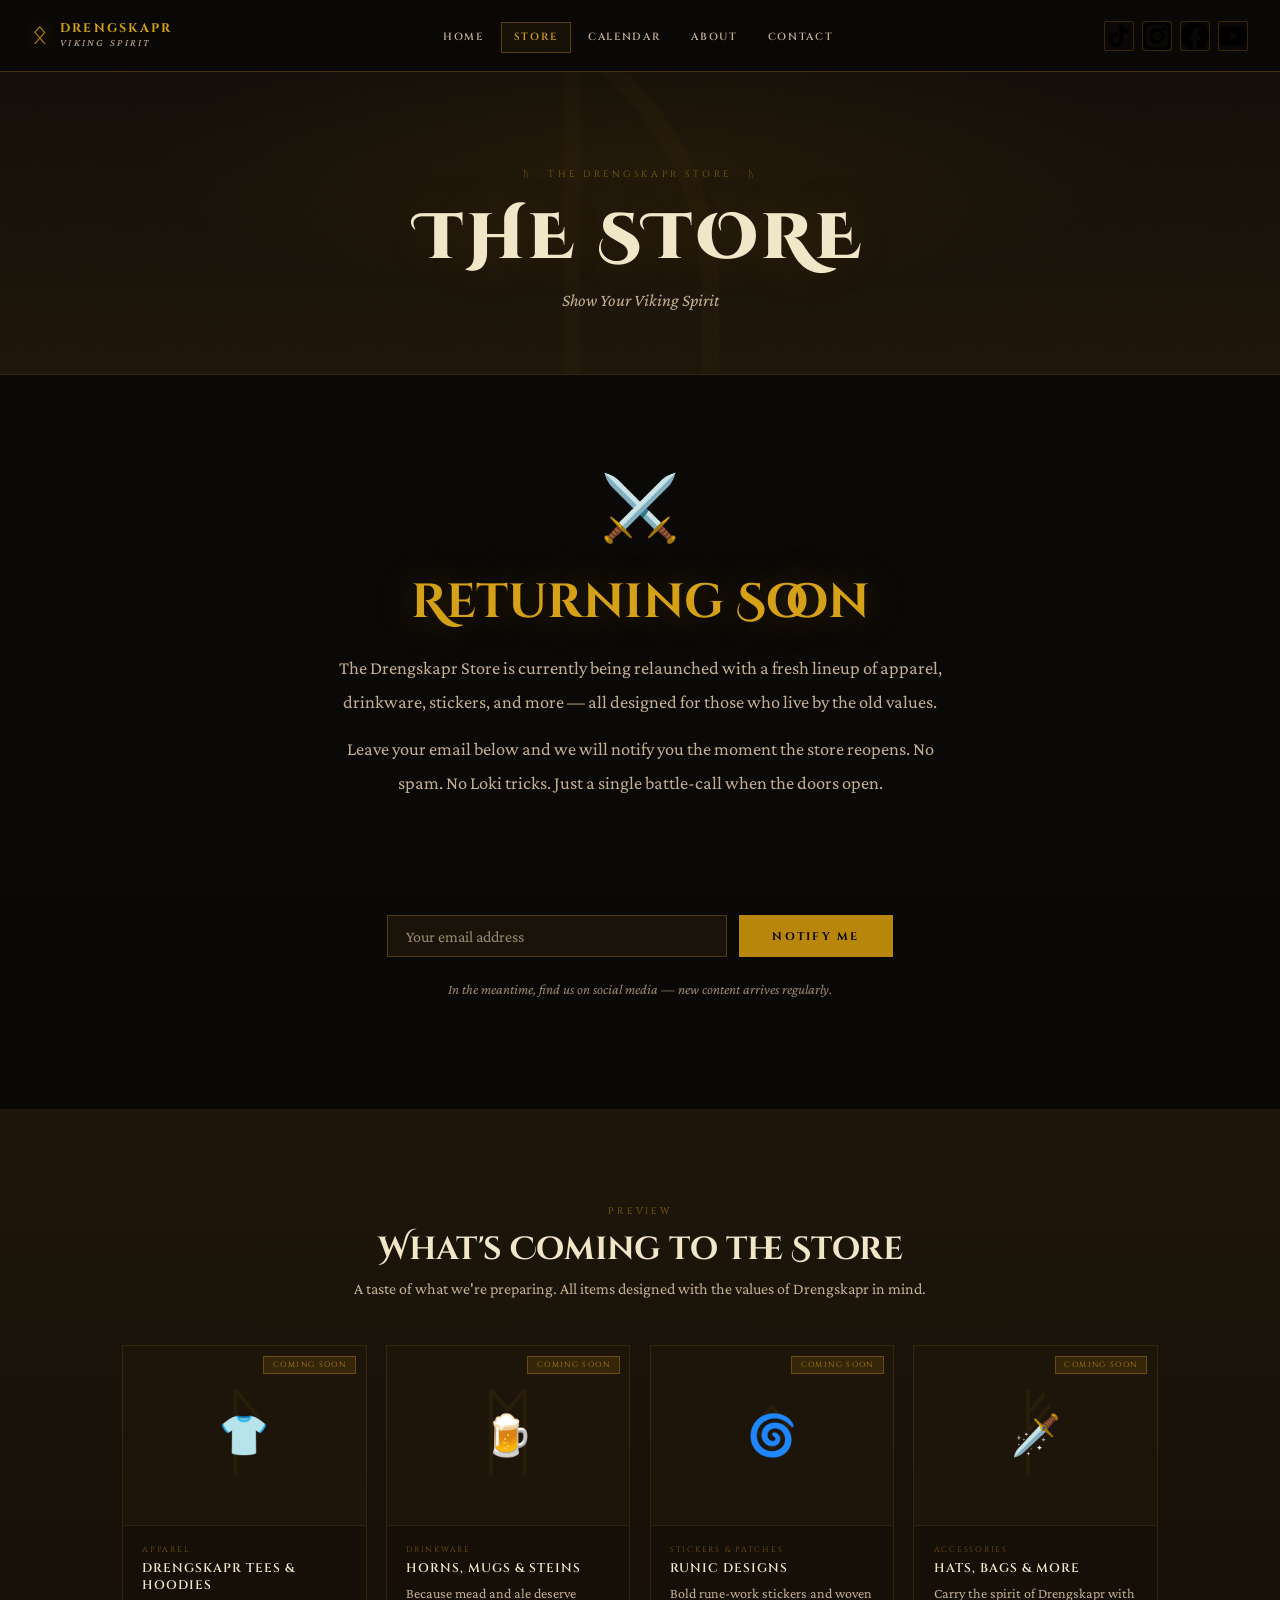
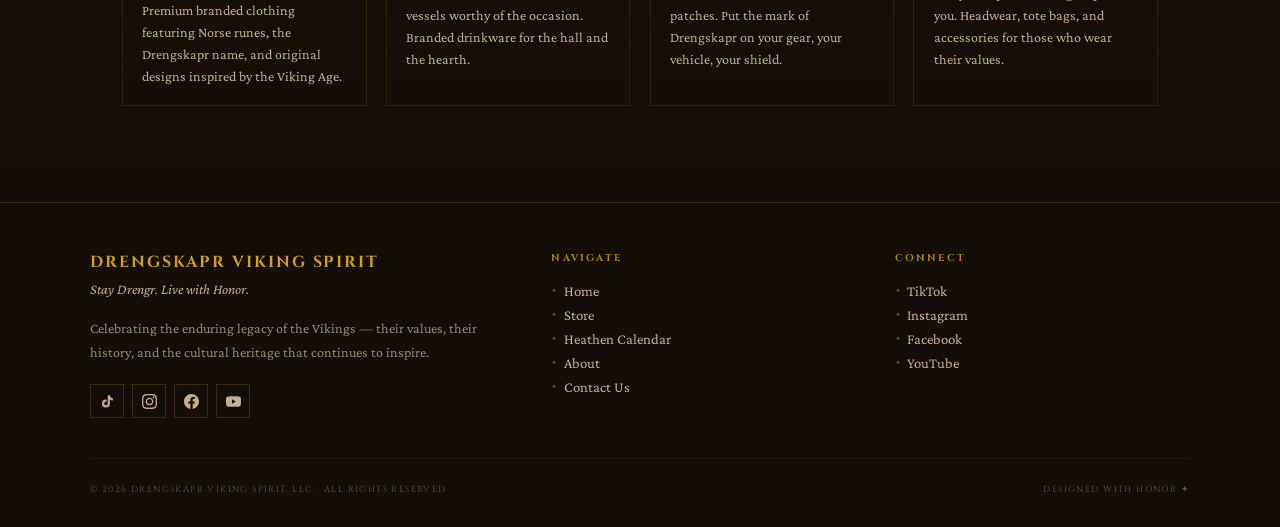
<file: store.html>
<!DOCTYPE html>
<html lang="en">
<head>
  <meta charset="UTF-8">
  <meta name="viewport" content="width=device-width, initial-scale=1.0">
  <meta name="description" content="Drengskapr Viking Spirit Store — Unique branded Viking apparel, drinkware, and merchandise. Returning soon.">
  <title>Store — Drengskapr Viking Spirit</title>
  <link rel="stylesheet" href="assets/style.css">
  <style>
    .page-hero {
      padding: 6rem 0 4rem;
      text-align: center;
      position: relative;
      background: linear-gradient(180deg, var(--ink) 0%, var(--ink-mid) 100%);
      border-bottom: 1px solid rgba(184,134,11,.2);
      overflow: hidden;
    }
    .page-hero::before {
      content: '';
      position: absolute; inset: 0;
      background: radial-gradient(ellipse 60% 70% at 50% 30%, rgba(184,134,11,.07) 0%, transparent 65%);
      pointer-events: none;
    }
    .page-hero-bg {
      position: absolute; font-family:'Cinzel',serif;
      font-size: min(45vw,420px); color: rgba(184,134,11,.03);
      top:50%; left:50%; transform:translate(-50%,-48%);
      pointer-events:none; line-height:1;
    }
    .page-eyebrow {
      font-family:'Cinzel',serif; font-size:.58rem;
      letter-spacing:.38em; text-transform:uppercase;
      color:var(--gold); opacity:.65; margin-bottom:1rem;
    }
    .page-title {
      font-family:'Cinzel Decorative',serif; font-weight:900;
      font-size:clamp(2rem,6vw,4rem); color:var(--cream);
      letter-spacing:.06em; text-transform:uppercase;
      text-shadow:0 0 50px rgba(184,134,11,.15);
      margin-bottom:.5rem;
    }
    .page-sub {
      font-family:'Crimson Pro',serif; font-style:italic;
      font-size:1.1rem; color:var(--stone-light); margin-top:.4rem;
    }

    /* ── RETURNING SOON ── */
    .returning-section {
      padding: 6rem 0 7rem;
      background: var(--black);
      text-align: center;
    }
    .returning-inner {
      max-width: 680px; margin: 0 auto; padding: 0 2rem;
    }
    .returning-icon {
      font-size: 4rem; margin-bottom: 1.5rem;
      display: block;
      animation: float 4s ease-in-out infinite;
    }
    @keyframes float {
      0%,100%{transform:translateY(0)} 50%{transform:translateY(-10px)}
    }
    .returning-title {
      font-family:'Cinzel Decorative',serif; font-weight:700;
      font-size:clamp(1.8rem,4vw,3rem);
      color:var(--gold-bright); margin-bottom:1rem;
      text-shadow:0 0 40px rgba(184,134,11,.3);
    }
    .returning-body {
      font-family:'Crimson Pro',serif;
      font-size:1.15rem; color:var(--stone-light);
      line-height:1.85; margin-bottom:2.5rem;
    }
    .returning-body p + p { margin-top:.8rem; }

    /* Countdown-style boxes */
    .returning-badges {
      display:flex; gap:1rem; justify-content:center;
      flex-wrap:wrap; margin-bottom:2.5rem;
    }
    .ret-badge {
      border:1px solid rgba(184,134,11,.3);
      padding:.6rem 1.2rem;
      font-family:'Cinzel',serif; font-size:.62rem;
      letter-spacing:.18em; text-transform:uppercase;
      color:var(--stone-light);
      background:rgba(30,22,10,.6);
      display:flex; align-items:center; gap:.5rem;
    }
    .ret-badge span { color:var(--gold); }

    /* Notify form */
    .notify-form {
      display:flex; gap:.75rem; flex-wrap:wrap; justify-content:center;
      margin-bottom:1.5rem;
    }
    .notify-input {
      flex:1; min-width:220px; max-width:340px;
      background:rgba(30,22,10,.8);
      border:1px solid rgba(184,134,11,.35);
      color:var(--cream);
      font-family:'Crimson Pro',serif; font-size:1rem;
      padding:.72rem 1.1rem;
      outline:none;
      transition:border-color .2s;
    }
    .notify-input::placeholder { color:var(--stone); }
    .notify-input:focus { border-color:var(--gold); }
    .notify-success {
      font-family:'Crimson Pro',serif; font-style:italic;
      font-size:.95rem; color:var(--gold); margin-top:.5rem;
      display:none;
    }

    .returning-note {
      font-family:'Crimson Pro',serif; font-size:.88rem;
      color:var(--stone); font-style:italic;
    }

    /* ── PREVIEW SECTION ── */
    .preview-section {
      padding:6rem 0;
      background: linear-gradient(180deg, var(--ink-mid) 0%, var(--ink) 100%);
    }
    .preview-header {text-align:center; margin-bottom:3rem;}
    .preview-title {
      font-family:'Cinzel Decorative',serif; font-weight:700;
      font-size:clamp(1.4rem,3vw,2rem); color:var(--cream); margin:.6rem 0;
    }
    .preview-sub {
      font-family:'Crimson Pro',serif; font-size:1rem;
      color:var(--stone-light); margin-top:.5rem;
    }
    .preview-grid {
      display:grid;
      grid-template-columns:repeat(auto-fill,minmax(220px,1fr));
      gap:1.2rem;
    }
    .preview-card {
      background:rgba(20,15,8,.7);
      border:1px solid rgba(184,134,11,.18);
      overflow:hidden;
      position:relative;
    }
    .preview-card-img {
      height:180px;
      background:rgba(30,22,10,.9);
      display:flex; align-items:center; justify-content:center;
      position:relative; overflow:hidden;
      border-bottom:1px solid rgba(184,134,11,.12);
    }
    .preview-card-bg-rune {
      position:absolute; font-family:'Cinzel',serif;
      font-size:6rem; color:rgba(184,134,11,.08); line-height:1;
    }
    .preview-card-icon { font-size:2.5rem; position:relative; z-index:1; }
    .preview-card-soon {
      position:absolute; top:.6rem; right:.6rem;
      background:rgba(184,134,11,.15); border:1px solid rgba(184,134,11,.4);
      font-family:'Cinzel',serif; font-size:.48rem;
      letter-spacing:.18em; text-transform:uppercase;
      color:var(--gold); padding:.2rem .55rem;
    }
    .preview-card-body { padding:1.1rem 1.2rem; }
    .preview-card-cat {
      font-family:'Cinzel',serif; font-size:.5rem;
      letter-spacing:.22em; text-transform:uppercase;
      color:var(--gold); opacity:.6; margin-bottom:.3rem;
    }
    .preview-card-title {
      font-family:'Cinzel',serif; font-weight:600;
      font-size:.78rem; letter-spacing:.08em;
      text-transform:uppercase; color:var(--cream);
    }
    .preview-card-desc {
      font-family:'Crimson Pro',serif; font-size:.88rem;
      color:var(--stone-light); margin-top:.4rem; line-height:1.55;
    }

    @media(max-width:600px){
      .returning-section,.preview-section{padding:4rem 0}
    }
  </style>
</head>
<body>

<!-- NAV -->
<nav id="site-nav">
  <a href="index.html" class="nav-logo">
    <span class="nav-logo-rune">ᛟ</span>
    <div class="nav-logo-text">
      <span class="nav-logo-title">Drengskapr</span>
      <span class="nav-logo-sub">Viking Spirit</span>
    </div>
  </a>
  <ul class="nav-links">
    <li><a href="index.html">Home</a></li>
    <li><a href="store.html" class="active">Store</a></li>
    <li><a href="calendar.html">Calendar</a></li>
    <li><a href="about.html">About</a></li>
    <li><a href="contact.html">Contact</a></li>
  </ul>
  <div class="nav-social">
    <a href="https://www.tiktok.com/@drengskaprvikingspirit" target="_blank" rel="noopener" aria-label="TikTok"><svg viewBox="0 0 24 24"><path d="M19.59 6.69a4.83 4.83 0 01-3.77-4.25V2h-3.45v13.67a2.89 2.89 0 01-2.88 2.5 2.89 2.89 0 01-2.89-2.89 2.89 2.89 0 012.89-2.89c.28 0 .54.04.79.1V9.01a6.27 6.27 0 00-.79-.05 6.34 6.34 0 00-6.34 6.34 6.34 6.34 0 006.34 6.34 6.34 6.34 0 006.33-6.34V8.69a8.17 8.17 0 004.79 1.54V6.79a4.85 4.85 0 01-1.02-.1z"/></svg></a>
    <a href="https://www.instagram.com/drengskaprvikingspirit" target="_blank" rel="noopener" aria-label="Instagram"><svg viewBox="0 0 24 24"><path d="M12 2.163c3.204 0 3.584.012 4.85.07 3.252.148 4.771 1.691 4.919 4.919.058 1.265.069 1.645.069 4.849 0 3.205-.012 3.584-.069 4.849-.149 3.225-1.664 4.771-4.919 4.919-1.266.058-1.644.07-4.85.07-3.204 0-3.584-.012-4.849-.07-3.26-.149-4.771-1.699-4.919-4.92-.058-1.265-.07-1.644-.07-4.849 0-3.204.013-3.583.07-4.849.149-3.227 1.664-4.771 4.919-4.919 1.266-.057 1.645-.069 4.849-.069zm0-2.163c-3.259 0-3.667.014-4.947.072-4.358.2-6.78 2.618-6.98 6.98-.059 1.281-.073 1.689-.073 4.948 0 3.259.014 3.668.072 4.948.2 4.358 2.618 6.78 6.98 6.98 1.281.058 1.689.072 4.948.072 3.259 0 3.668-.014 4.948-.072 4.354-.2 6.782-2.618 6.979-6.98.059-1.28.073-1.689.073-4.948 0-3.259-.014-3.667-.072-4.947-.196-4.354-2.617-6.78-6.979-6.98-1.281-.059-1.69-.073-4.949-.073zm0 5.838c-3.403 0-6.162 2.759-6.162 6.162s2.759 6.163 6.162 6.163 6.162-2.759 6.162-6.163c0-3.403-2.759-6.162-6.162-6.162zm0 10.162c-2.209 0-4-1.79-4-4 0-2.209 1.791-4 4-4s4 1.791 4 4c0 2.21-1.791 4-4 4zm6.406-11.845c-.796 0-1.441.645-1.441 1.44s.645 1.44 1.441 1.44c.795 0 1.439-.645 1.439-1.44s-.644-1.44-1.439-1.44z"/></svg></a>
    <a href="https://www.facebook.com/DrengskaprVikingSpirit" target="_blank" rel="noopener" aria-label="Facebook"><svg viewBox="0 0 24 24"><path d="M24 12.073c0-6.627-5.373-12-12-12s-12 5.373-12 12c0 5.99 4.388 10.954 10.125 11.854v-8.385H7.078v-3.47h3.047V9.43c0-3.007 1.792-4.669 4.533-4.669 1.312 0 2.686.235 2.686.235v2.953H15.83c-1.491 0-1.956.925-1.956 1.874v2.25h3.328l-.532 3.47h-2.796v8.385C19.612 23.027 24 18.062 24 12.073z"/></svg></a>
    <a href="https://www.youtube.com/channel/UCa0Oi4ZPYbxsdQSifrRPFBw" target="_blank" rel="noopener" aria-label="YouTube"><svg viewBox="0 0 24 24"><path d="M23.498 6.186a3.016 3.016 0 00-2.122-2.136C19.505 3.545 12 3.545 12 3.545s-7.505 0-9.377.505A3.017 3.017 0 00.502 6.186C0 8.07 0 12 0 12s0 3.93.502 5.814a3.016 3.016 0 002.122 2.136c1.871.505 9.376.505 9.376.505s7.505 0 9.377-.505a3.015 3.015 0 002.122-2.136C24 15.93 24 12 24 12s0-3.93-.502-5.814zM9.545 15.568V8.432L15.818 12l-6.273 3.568z"/></svg></a>
  </div>
  <button class="nav-hamburger" id="nav-hamburger" aria-label="Toggle menu"><span></span><span></span><span></span></button>
</nav>
<div class="nav-mobile" id="nav-mobile">
  <a href="index.html">Home</a>
  <a href="store.html" class="active">Store</a>
  <a href="calendar.html">Calendar</a>
  <a href="about.html">About</a>
  <a href="contact.html">Contact</a>
</div>

<main class="page-content">

  <!-- PAGE HERO -->
  <section class="page-hero">
    <div class="page-hero-bg">ᚢ</div>
    <div class="container" style="position:relative;z-index:2">
      <p class="page-eyebrow">ᚢ · The Drengskapr Store · ᚢ</p>
      <h1 class="page-title">The Store</h1>
      <p class="page-sub">Show Your Viking Spirit</p>
    </div>
  </section>

  <!-- RETURNING SOON -->
  <section class="returning-section">
    <div class="returning-inner">
      <span class="returning-icon">⚔️</span>
      <h2 class="returning-title reveal">Returning Soon</h2>
      <div class="returning-body reveal reveal-delay-1">
        <p>The Drengskapr Store is currently being relaunched with a fresh lineup of apparel, drinkware, stickers, and more — all designed for those who live by the old values.</p>
        <p>Leave your email below and we will notify you the moment the store reopens. No spam. No Loki tricks. Just a single battle-call when the doors open.</p>
      </div>

      <div class="returning-badges reveal reveal-delay-2">
        <div class="ret-badge"><span>🛡️</span> Apparel</div>
        <div class="ret-badge"><span>🍺</span> Drinkware</div>
        <div class="ret-badge"><span>⚔️</span> Accessories</div>
        <div class="ret-badge"><span>🌀</span> Stickers</div>
      </div>

      <div class="reveal reveal-delay-3">
        <form class="notify-form" id="notify-form">
          <input type="email" class="notify-input" placeholder="Your email address" required id="notify-email">
          <button type="submit" class="btn btn-solid">Notify Me</button>
        </form>
        <p class="notify-success" id="notify-success">✦ You're on the list. We'll send word when the store opens — stay Drengr!</p>
        <p class="returning-note">In the meantime, find us on social media — new content arrives regularly.</p>
      </div>
    </div>
  </section>

  <!-- COMING PRODUCTS PREVIEW -->
  <section class="preview-section">
    <div class="container">
      <div class="preview-header reveal">
        <p class="section-label">Preview</p>
        <h2 class="preview-title">What's Coming to the Store</h2>
        <p class="preview-sub">A taste of what we're preparing. All items designed with the values of Drengskapr in mind.</p>
      </div>
      <div class="preview-grid">
        <div class="preview-card reveal reveal-delay-1">
          <div class="preview-card-img">
            <span class="preview-card-bg-rune">ᚹ</span>
            <span class="preview-card-icon">👕</span>
            <span class="preview-card-soon">Coming Soon</span>
          </div>
          <div class="preview-card-body">
            <p class="preview-card-cat">Apparel</p>
            <h3 class="preview-card-title">Drengskapr Tees & Hoodies</h3>
            <p class="preview-card-desc">Premium branded clothing featuring Norse runes, the Drengskapr name, and original designs inspired by the Viking Age.</p>
          </div>
        </div>
        <div class="preview-card reveal reveal-delay-2">
          <div class="preview-card-img">
            <span class="preview-card-bg-rune">ᛖ</span>
            <span class="preview-card-icon">🍺</span>
            <span class="preview-card-soon">Coming Soon</span>
          </div>
          <div class="preview-card-body">
            <p class="preview-card-cat">Drinkware</p>
            <h3 class="preview-card-title">Horns, Mugs & Steins</h3>
            <p class="preview-card-desc">Because mead and ale deserve vessels worthy of the occasion. Branded drinkware for the hall and the hearth.</p>
          </div>
        </div>
        <div class="preview-card reveal reveal-delay-3">
          <div class="preview-card-img">
            <span class="preview-card-bg-rune">ᛜ</span>
            <span class="preview-card-icon">🌀</span>
            <span class="preview-card-soon">Coming Soon</span>
          </div>
          <div class="preview-card-body">
            <p class="preview-card-cat">Stickers & Patches</p>
            <h3 class="preview-card-title">Runic Designs</h3>
            <p class="preview-card-desc">Bold rune-work stickers and woven patches. Put the mark of Drengskapr on your gear, your vehicle, your shield.</p>
          </div>
        </div>
        <div class="preview-card reveal reveal-delay-1">
          <div class="preview-card-img">
            <span class="preview-card-bg-rune">ᚠ</span>
            <span class="preview-card-icon">🗡️</span>
            <span class="preview-card-soon">Coming Soon</span>
          </div>
          <div class="preview-card-body">
            <p class="preview-card-cat">Accessories</p>
            <h3 class="preview-card-title">Hats, Bags & More</h3>
            <p class="preview-card-desc">Carry the spirit of Drengskapr with you. Headwear, tote bags, and accessories for those who wear their values.</p>
          </div>
        </div>
      </div>
    </div>
  </section>

</main>

<!-- FOOTER -->
<footer id="site-footer">
  <div class="footer-inner">
    <div>
      <p class="footer-brand-name">Drengskapr Viking Spirit</p>
      <p class="footer-brand-tagline">Stay Drengr. Live with Honor.</p>
      <p class="footer-brand-body">Celebrating the enduring legacy of the Vikings — their values, their history, and the cultural heritage that continues to inspire.</p>
      <div class="footer-social">
        <a href="https://www.tiktok.com/@drengskaprvikingspirit" target="_blank" rel="noopener" aria-label="TikTok"><svg viewBox="0 0 24 24"><path d="M19.59 6.69a4.83 4.83 0 01-3.77-4.25V2h-3.45v13.67a2.89 2.89 0 01-2.88 2.5 2.89 2.89 0 01-2.89-2.89 2.89 2.89 0 012.89-2.89c.28 0 .54.04.79.1V9.01a6.27 6.27 0 00-.79-.05 6.34 6.34 0 00-6.34 6.34 6.34 6.34 0 006.34 6.34 6.34 6.34 0 006.33-6.34V8.69a8.17 8.17 0 004.79 1.54V6.79a4.85 4.85 0 01-1.02-.1z"/></svg></a>
        <a href="https://www.instagram.com/drengskaprvikingspirit" target="_blank" rel="noopener" aria-label="Instagram"><svg viewBox="0 0 24 24"><path d="M12 2.163c3.204 0 3.584.012 4.85.07 3.252.148 4.771 1.691 4.919 4.919.058 1.265.069 1.645.069 4.849 0 3.205-.012 3.584-.069 4.849-.149 3.225-1.664 4.771-4.919 4.919-1.266.058-1.644.07-4.85.07-3.204 0-3.584-.012-4.849-.07-3.26-.149-4.771-1.699-4.919-4.92-.058-1.265-.07-1.644-.07-4.849 0-3.204.013-3.583.07-4.849.149-3.227 1.664-4.771 4.919-4.919 1.266-.057 1.645-.069 4.849-.069zm0-2.163c-3.259 0-3.667.014-4.947.072-4.358.2-6.78 2.618-6.98 6.98-.059 1.281-.073 1.689-.073 4.948 0 3.259.014 3.668.072 4.948.2 4.358 2.618 6.78 6.98 6.98 1.281.058 1.689.072 4.948.072 3.259 0 3.668-.014 4.948-.072 4.354-.2 6.782-2.618 6.979-6.98.059-1.28.073-1.689.073-4.948 0-3.259-.014-3.667-.072-4.947-.196-4.354-2.617-6.78-6.979-6.98-1.281-.059-1.69-.073-4.949-.073zm0 5.838c-3.403 0-6.162 2.759-6.162 6.162s2.759 6.163 6.162 6.163 6.162-2.759 6.162-6.163c0-3.403-2.759-6.162-6.162-6.162zm0 10.162c-2.209 0-4-1.79-4-4 0-2.209 1.791-4 4-4s4 1.791 4 4c0 2.21-1.791 4-4 4zm6.406-11.845c-.796 0-1.441.645-1.441 1.44s.645 1.44 1.441 1.44c.795 0 1.439-.645 1.439-1.44s-.644-1.44-1.439-1.44z"/></svg></a>
        <a href="https://www.facebook.com/DrengskaprVikingSpirit" target="_blank" rel="noopener" aria-label="Facebook"><svg viewBox="0 0 24 24"><path d="M24 12.073c0-6.627-5.373-12-12-12s-12 5.373-12 12c0 5.99 4.388 10.954 10.125 11.854v-8.385H7.078v-3.47h3.047V9.43c0-3.007 1.792-4.669 4.533-4.669 1.312 0 2.686.235 2.686.235v2.953H15.83c-1.491 0-1.956.925-1.956 1.874v2.25h3.328l-.532 3.47h-2.796v8.385C19.612 23.027 24 18.062 24 12.073z"/></svg></a>
        <a href="https://www.youtube.com/channel/UCa0Oi4ZPYbxsdQSifrRPFBw" target="_blank" rel="noopener" aria-label="YouTube"><svg viewBox="0 0 24 24"><path d="M23.498 6.186a3.016 3.016 0 00-2.122-2.136C19.505 3.545 12 3.545 12 3.545s-7.505 0-9.377.505A3.017 3.017 0 00.502 6.186C0 8.07 0 12 0 12s0 3.93.502 5.814a3.016 3.016 0 002.122 2.136c1.871.505 9.376.505 9.376.505s7.505 0 9.377-.505a3.015 3.015 0 002.122-2.136C24 15.93 24 12 24 12s0-3.93-.502-5.814zM9.545 15.568V8.432L15.818 12l-6.273 3.568z"/></svg></a>
      </div>
    </div>
    <div>
      <p class="footer-col-title">Navigate</p>
      <ul class="footer-links">
        <li><a href="index.html">Home</a></li>
        <li><a href="store.html">Store</a></li>
        <li><a href="calendar.html">Heathen Calendar</a></li>
        <li><a href="about.html">About</a></li>
        <li><a href="contact.html">Contact Us</a></li>
      </ul>
    </div>
    <div>
      <p class="footer-col-title">Connect</p>
      <ul class="footer-links">
        <li><a href="https://www.tiktok.com/@drengskaprvikingspirit" target="_blank" rel="noopener">TikTok</a></li>
        <li><a href="https://www.instagram.com/drengskaprvikingspirit" target="_blank" rel="noopener">Instagram</a></li>
        <li><a href="https://www.facebook.com/DrengskaprVikingSpirit" target="_blank" rel="noopener">Facebook</a></li>
        <li><a href="https://www.youtube.com/channel/UCa0Oi4ZPYbxsdQSifrRPFBw" target="_blank" rel="noopener">YouTube</a></li>
      </ul>
    </div>
  </div>
  <div class="footer-bottom">
    <p class="footer-copy">&copy; <span id="footer-year"></span> Drengskapr Viking Spirit, LLC · All Rights Reserved</p>
    <p class="footer-copy">Designed with Honor ✦</p>
  </div>
</footer>

<script src="assets/main.js"></script>
<script>
document.getElementById('notify-form').addEventListener('submit', function(e) {
  e.preventDefault();
  const email = document.getElementById('notify-email').value;
  if (email) {
    document.getElementById('notify-form').style.display = 'none';
    document.getElementById('notify-success').style.display = 'block';
  }
});
</script>
</body>
</html>
</file>
<file: assets/style.css>
/* ════════════════════════════════════════════
   DRENGSKAPR VIKING SPIRIT — Shared Styles
   ════════════════════════════════════════════ */

@import url('https://fonts.googleapis.com/css2?family=Cinzel+Decorative:wght@400;700;900&family=Cinzel:wght@400;500;600;700;900&family=Crimson+Pro:ital,wght@0,300;0,400;0,600;1,300;1,400;1,600&display=swap');

/* ── Variables ── */
:root {
  --black:      #0a0806;
  --ink:        #130e08;
  --ink-mid:    #1e160a;
  --ink-light:  #2a1f0e;
  --gold:       #b8860b;
  --gold-bright:#d4a017;
  --gold-light: #e8b830;
  --gold-pale:  #f5d87a;
  --cream:      #f2e6c8;
  --parchment:  #e8d5a8;
  --stone:      #9a8a6e;
  --stone-light:#c4b090;
  --red:        #8b1a1a;
  --red-bright: #a82020;
  --white:      #faf6ee;
  --nav-h:      72px;
}

/* ── Reset ── */
*, *::before, *::after { box-sizing: border-box; margin: 0; padding: 0; }
html { scroll-behavior: smooth; }
body {
  font-family: 'Crimson Pro', Georgia, serif;
  background: var(--black);
  color: var(--cream);
  min-height: 100vh;
  overflow-x: hidden;
}

/* ── Noise texture overlay ── */
body::after {
  content: '';
  position: fixed; inset: 0;
  background-image: url("data:image/svg+xml,%3Csvg xmlns='http://www.w3.org/2000/svg' width='300' height='300'%3E%3Cfilter id='n'%3E%3CfeTurbulence type='fractalNoise' baseFrequency='0.75' numOctaves='4' stitchTiles='stitch'/%3E%3C/filter%3E%3Crect width='300' height='300' filter='url(%23n)' opacity='0.035'/%3E%3C/svg%3E");
  pointer-events: none;
  z-index: 9999;
  mix-blend-mode: overlay;
}

/* ════════════════════════════════════════════
   NAV
   ════════════════════════════════════════════ */
#site-nav {
  position: fixed; top: 0; left: 0; right: 0;
  height: var(--nav-h);
  background: rgba(10,8,6,0.96);
  border-bottom: 1px solid rgba(184,134,11,0.35);
  backdrop-filter: blur(12px);
  -webkit-backdrop-filter: blur(12px);
  z-index: 1000;
  display: flex; align-items: center; justify-content: space-between;
  padding: 0 2rem;
  gap: 1rem;
}

.nav-logo {
  display: flex; align-items: center; gap: .75rem;
  text-decoration: none;
  flex-shrink: 0;
}
.nav-logo-rune {
  font-family: 'Cinzel', serif;
  font-size: 1.6rem;
  color: var(--gold);
  line-height: 1;
  filter: drop-shadow(0 0 8px rgba(184,134,11,.5));
}
.nav-logo-text {
  display: flex; flex-direction: column; gap: .05rem;
}
.nav-logo-title {
  font-family: 'Cinzel', serif;
  font-weight: 700;
  font-size: .78rem;
  letter-spacing: .18em;
  color: var(--gold-bright);
  text-transform: uppercase;
  line-height: 1;
}
.nav-logo-sub {
  font-family: 'Crimson Pro', serif;
  font-size: .65rem;
  letter-spacing: .22em;
  color: var(--stone-light);
  text-transform: uppercase;
  font-style: italic;
}

.nav-links {
  display: flex; align-items: center; gap: .25rem;
  list-style: none;
}
.nav-links a {
  font-family: 'Cinzel', serif;
  font-size: .65rem;
  font-weight: 600;
  letter-spacing: .16em;
  text-transform: uppercase;
  color: var(--stone-light);
  text-decoration: none;
  padding: .45rem .75rem;
  border: 1px solid transparent;
  transition: color .2s, border-color .2s, background .2s;
  white-space: nowrap;
}
.nav-links a:hover { color: var(--gold-light); }
.nav-links a.active {
  color: var(--gold-bright);
  border-color: rgba(184,134,11,.4);
  background: rgba(184,134,11,.07);
}

.nav-social {
  display: flex; align-items: center; gap: .5rem;
  flex-shrink: 0;
}
.nav-social a {
  width: 30px; height: 30px;
  display: flex; align-items: center; justify-content: center;
  border: 1px solid rgba(184,134,11,.25);
  border-radius: 2px;
  color: var(--stone-light);
  text-decoration: none;
  font-size: .85rem;
  transition: all .2s;
}
.nav-social a:hover {
  border-color: var(--gold);
  color: var(--gold-bright);
  background: rgba(184,134,11,.1);
}

/* Hamburger */
.nav-hamburger {
  display: none;
  flex-direction: column; gap: 5px;
  background: none; border: none; cursor: pointer;
  padding: .4rem;
}
.nav-hamburger span {
  display: block; width: 22px; height: 1.5px;
  background: var(--gold);
  transition: all .25s;
}
.nav-hamburger.open span:nth-child(1) { transform: translateY(6.5px) rotate(45deg); }
.nav-hamburger.open span:nth-child(2) { opacity: 0; }
.nav-hamburger.open span:nth-child(3) { transform: translateY(-6.5px) rotate(-45deg); }

/* Mobile nav */
.nav-mobile {
  display: none;
  position: fixed; top: var(--nav-h); left: 0; right: 0;
  background: rgba(10,8,6,0.98);
  border-bottom: 1px solid rgba(184,134,11,.3);
  padding: 1.5rem 2rem 2rem;
  z-index: 999;
  flex-direction: column; gap: .25rem;
  backdrop-filter: blur(12px);
}
.nav-mobile.open { display: flex; }
.nav-mobile a {
  font-family: 'Cinzel', serif;
  font-size: .78rem;
  letter-spacing: .16em;
  text-transform: uppercase;
  color: var(--stone-light);
  text-decoration: none;
  padding: .75rem 0;
  border-bottom: 1px solid rgba(184,134,11,.1);
  transition: color .2s;
}
.nav-mobile a:last-child { border-bottom: none; }
.nav-mobile a:hover, .nav-mobile a.active { color: var(--gold-bright); }

/* Page push */
.page-content { padding-top: var(--nav-h); }

/* ════════════════════════════════════════════
   SECTION COMPONENTS
   ════════════════════════════════════════════ */

/* Gold divider line */
.gold-rule {
  width: 80px; height: 1px;
  background: linear-gradient(90deg, transparent, var(--gold), transparent);
  margin: 0 auto;
}
.gold-rule.left { margin: 0; }
.gold-rule.wide { width: 160px; }

/* Section label */
.section-label {
  font-family: 'Cinzel', serif;
  font-size: .6rem;
  letter-spacing: .3em;
  text-transform: uppercase;
  color: var(--gold);
  opacity: .7;
}

/* Card base */
.card {
  background: rgba(30,22,10,.7);
  border: 1px solid rgba(184,134,11,.2);
  padding: 2rem;
  position: relative;
  overflow: hidden;
  transition: border-color .25s, transform .25s;
}
.card::before {
  content: '';
  position: absolute; top: 0; left: 0; right: 0;
  height: 2px;
  background: linear-gradient(90deg, transparent, var(--gold), transparent);
  opacity: 0;
  transition: opacity .25s;
}
.card:hover { border-color: rgba(184,134,11,.45); transform: translateY(-2px); }
.card:hover::before { opacity: 1; }

/* CTA Button */
.btn {
  display: inline-flex; align-items: center; gap: .5rem;
  font-family: 'Cinzel', serif;
  font-size: .7rem;
  font-weight: 700;
  letter-spacing: .2em;
  text-transform: uppercase;
  text-decoration: none;
  padding: .75rem 2rem;
  border: 1px solid var(--gold);
  color: var(--gold-bright);
  background: transparent;
  cursor: pointer;
  transition: all .25s;
  position: relative;
  overflow: hidden;
}
.btn::before {
  content: '';
  position: absolute; inset: 0;
  background: var(--gold);
  transform: scaleX(0);
  transform-origin: left;
  transition: transform .3s ease;
  z-index: -1;
}
.btn:hover { color: var(--black); }
.btn:hover::before { transform: scaleX(1); }
.btn.btn-solid {
  background: var(--gold);
  color: var(--black);
}
.btn.btn-solid::before { background: var(--gold-light); }
.btn.btn-solid:hover { color: var(--black); }

/* ════════════════════════════════════════════
   FOOTER
   ════════════════════════════════════════════ */
#site-footer {
  background: var(--ink);
  border-top: 1px solid rgba(184,134,11,.25);
  padding: 3rem 2rem 2rem;
}

.footer-inner {
  max-width: 1100px;
  margin: 0 auto;
  display: grid;
  grid-template-columns: 1.4fr 1fr 1fr;
  gap: 3rem;
  padding-bottom: 2.5rem;
  border-bottom: 1px solid rgba(184,134,11,.12);
}

.footer-brand-name {
  font-family: 'Cinzel', serif;
  font-weight: 700;
  font-size: 1rem;
  letter-spacing: .12em;
  color: var(--gold-bright);
  text-transform: uppercase;
  margin-bottom: .4rem;
}
.footer-brand-tagline {
  font-family: 'Crimson Pro', serif;
  font-style: italic;
  font-size: .9rem;
  color: var(--stone-light);
  margin-bottom: 1rem;
  line-height: 1.5;
}
.footer-brand-body {
  font-family: 'Crimson Pro', serif;
  font-size: .88rem;
  color: var(--stone);
  line-height: 1.7;
  margin-bottom: 1.2rem;
}
.footer-social {
  display: flex; gap: .5rem;
}
.footer-social a {
  width: 34px; height: 34px;
  display: flex; align-items: center; justify-content: center;
  border: 1px solid rgba(184,134,11,.25);
  color: var(--stone-light);
  text-decoration: none;
  font-size: .9rem;
  transition: all .2s;
}
.footer-social a:hover {
  border-color: var(--gold);
  color: var(--gold-bright);
  background: rgba(184,134,11,.1);
}
.footer-social a svg { width: 15px; height: 15px; fill: currentColor; }

.footer-col-title {
  font-family: 'Cinzel', serif;
  font-size: .62rem;
  font-weight: 700;
  letter-spacing: .22em;
  text-transform: uppercase;
  color: var(--gold);
  margin-bottom: 1.1rem;
}
.footer-links { list-style: none; display: flex; flex-direction: column; gap: .5rem; }
.footer-links a {
  font-family: 'Crimson Pro', serif;
  font-size: .92rem;
  color: var(--stone-light);
  text-decoration: none;
  transition: color .2s;
  display: flex; align-items: center; gap: .4rem;
}
.footer-links a::before { content: '✦'; font-size: .45rem; color: var(--gold); opacity: .6; }
.footer-links a:hover { color: var(--gold-bright); }

.footer-bottom {
  max-width: 1100px;
  margin: 1.5rem auto 0;
  display: flex;
  align-items: center;
  justify-content: space-between;
  flex-wrap: wrap;
  gap: .75rem;
}
.footer-copy {
  font-family: 'Cinzel', serif;
  font-size: .55rem;
  letter-spacing: .16em;
  color: var(--stone);
  opacity: .6;
  text-transform: uppercase;
}

/* ════════════════════════════════════════════
   UTILITIES
   ════════════════════════════════════════════ */
.container { max-width: 1100px; margin: 0 auto; padding: 0 2rem; }
.text-gold { color: var(--gold-bright); }
.text-center { text-align: center; }
.mt-1 { margin-top: 1rem; }
.mt-2 { margin-top: 2rem; }
.mt-3 { margin-top: 3rem; }

/* Fade-in on scroll */
.reveal {
  opacity: 0;
  transform: translateY(28px);
  transition: opacity .7s ease, transform .7s ease;
}
.reveal.visible { opacity: 1; transform: translateY(0); }
.reveal-delay-1 { transition-delay: .1s; }
.reveal-delay-2 { transition-delay: .2s; }
.reveal-delay-3 { transition-delay: .3s; }
.reveal-delay-4 { transition-delay: .4s; }

/* ════════════════════════════════════════════
   RESPONSIVE
   ════════════════════════════════════════════ */
@media (max-width: 900px) {
  .footer-inner { grid-template-columns: 1fr 1fr; gap: 2rem; }
  .footer-inner > :first-child { grid-column: 1 / -1; }
}

@media (max-width: 680px) {
  .nav-links, .nav-social { display: none; }
  .nav-hamburger { display: flex; }
  .container { padding: 0 1.2rem; }
  .footer-inner { grid-template-columns: 1fr; gap: 1.8rem; }
  .footer-inner > :first-child { grid-column: 1; }
  .footer-bottom { flex-direction: column; text-align: center; }
}
</file>
